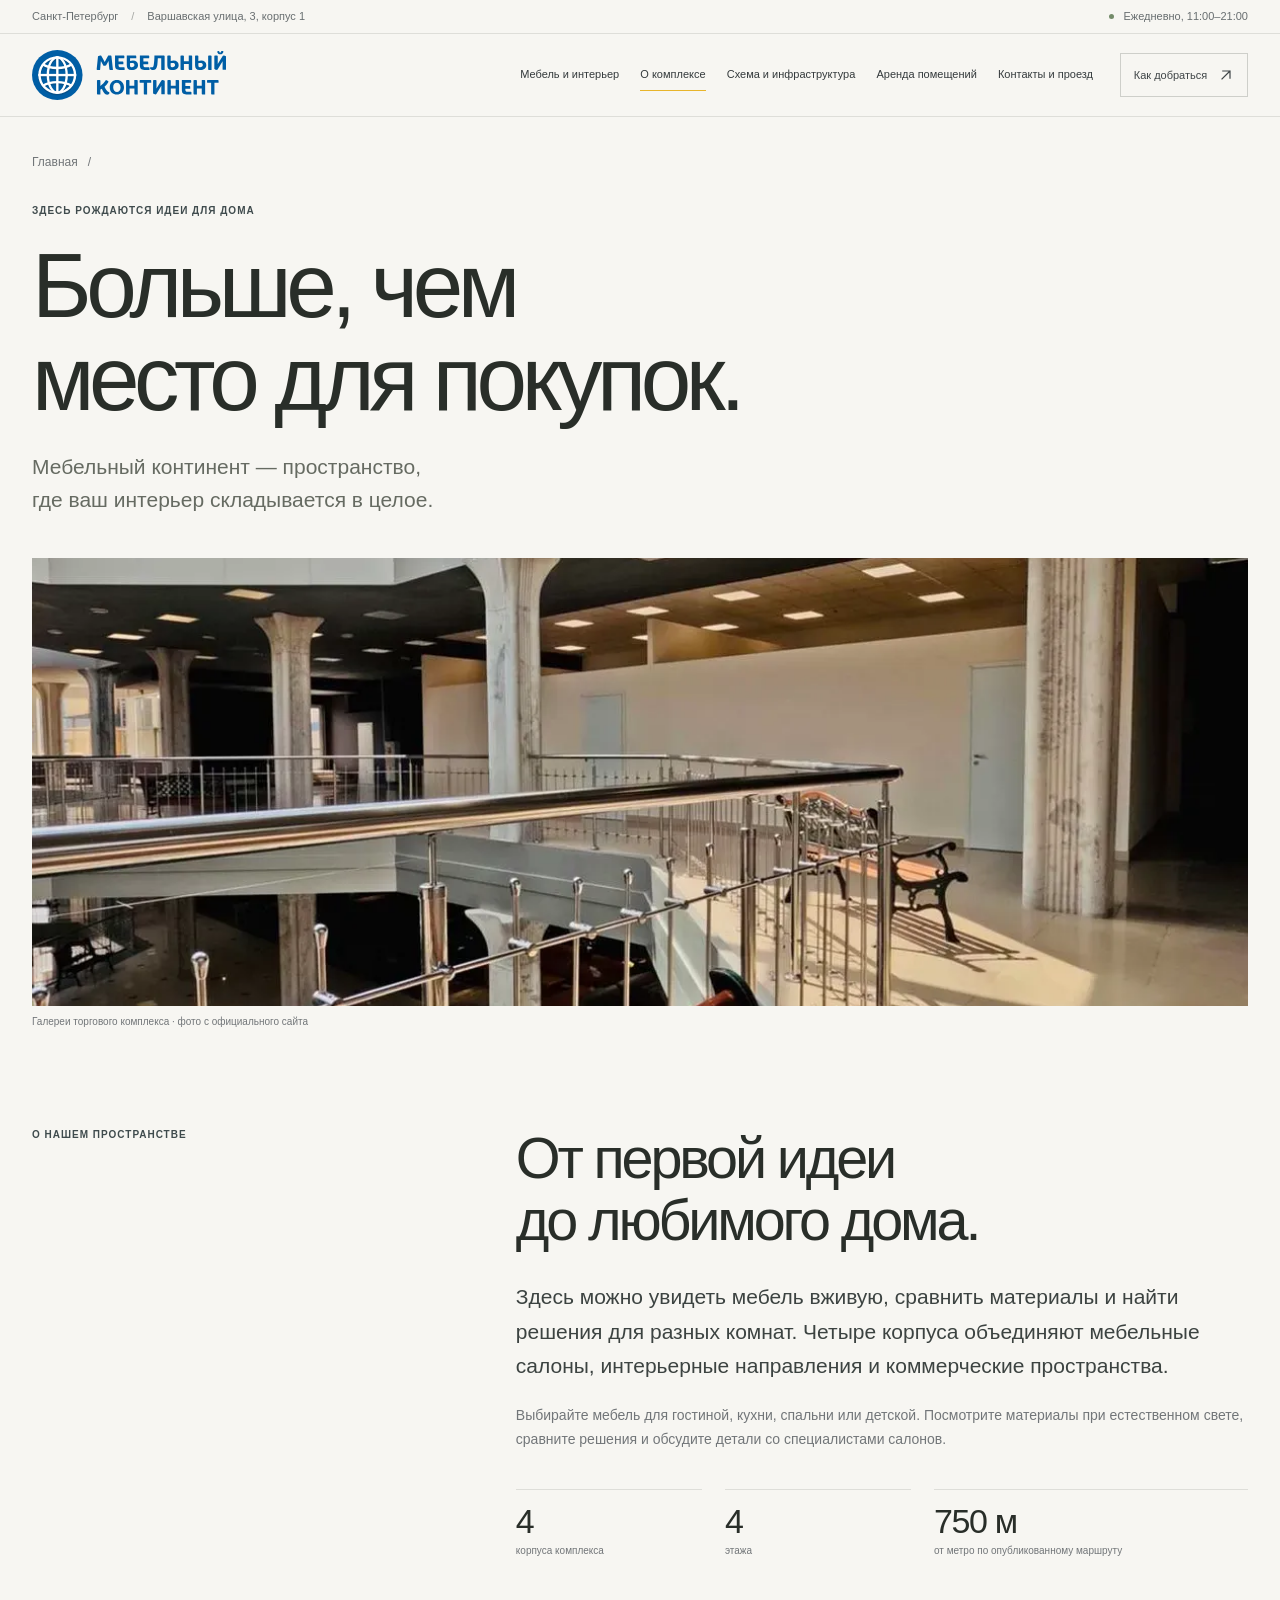
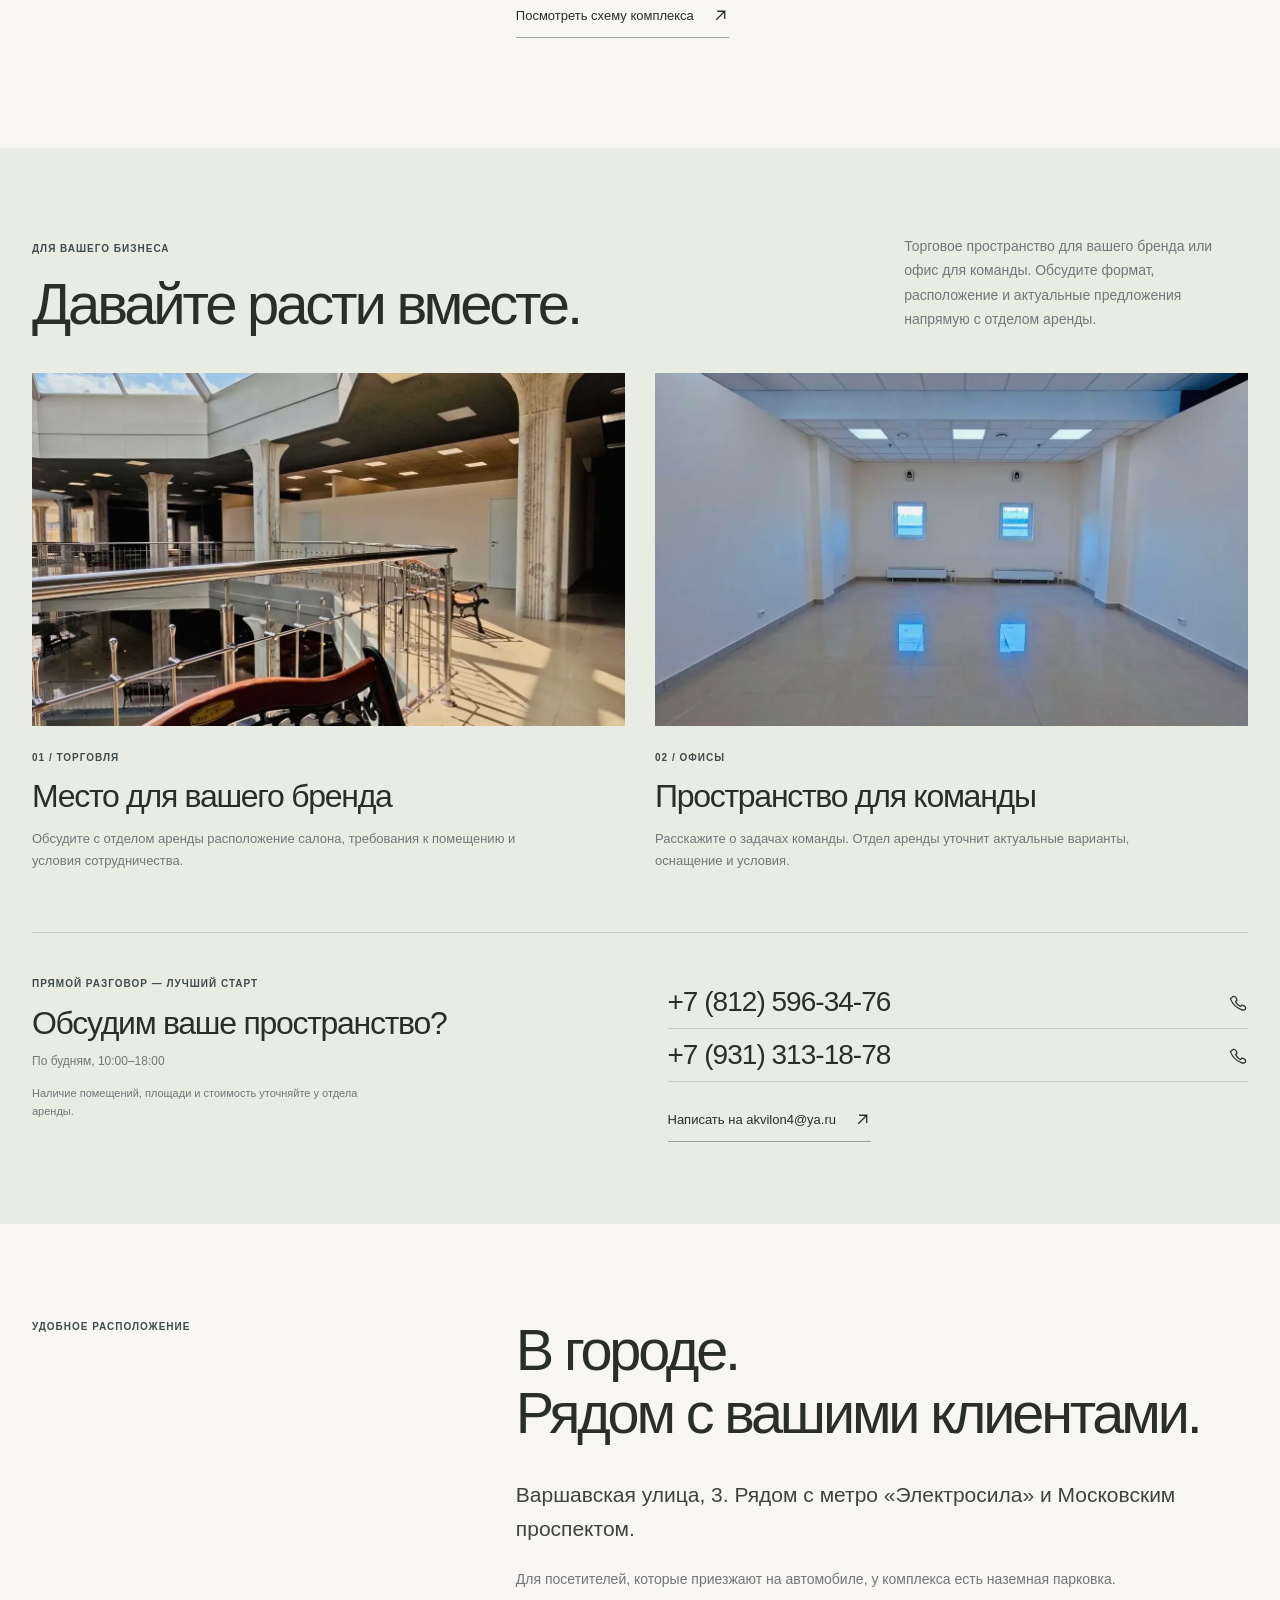
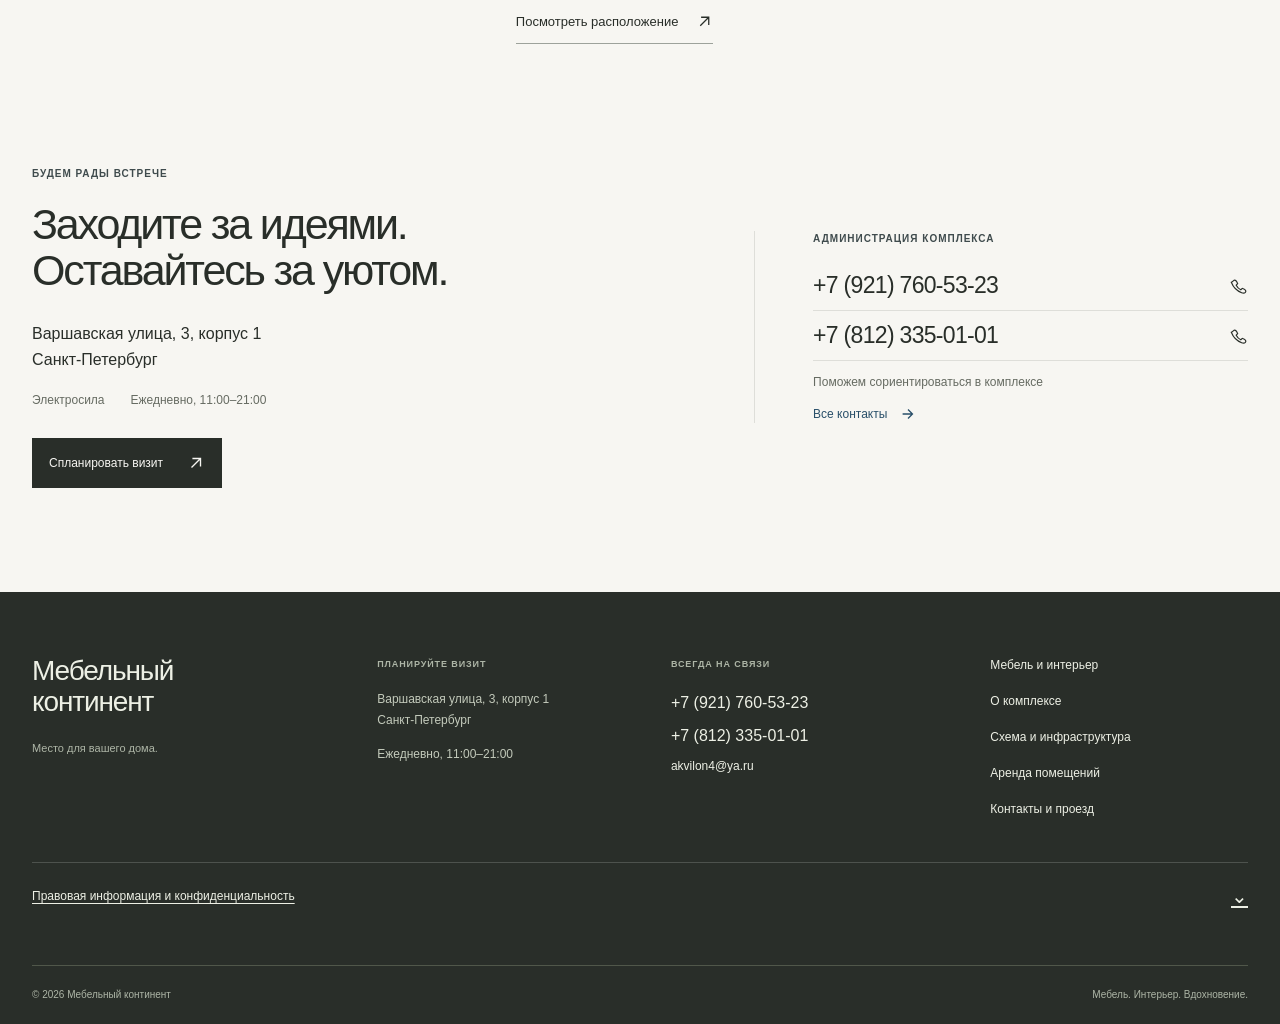
<file: about/index.html>
<!doctype html>
<html lang="ru"><head>
<meta charset="utf-8"><meta name="viewport" content="width=device-width, initial-scale=1"><meta name="theme-color" content="#f7f6f2">
<title>О комплексе и аренда — Мебельный континент</title>
<meta name="description" content="Мебельный континент — пространство для выбора мебели, идей для дома и деловых возможностей в Санкт-Петербурге.">
<link rel="stylesheet" href="../styles.css"><script src="../app.js" defer></script>
</head><body>
    <a class="skip-link" href="#main">Перейти к содержимому</a>
    <header class="site-header">
      <div class="topline">
        <div class="shell topline__inner">
          <p class="topline__address"><span>Санкт-Петербург</span><span class="topline__separator" aria-hidden="true">/</span><span>Варшавская улица, 3, корпус 1</span></p>
          <p class="topline__hours"><span class="status-dot" aria-hidden="true"></span>Ежедневно, 11:00–21:00</p>
        </div>
      </div>
      <div class="main-header">
        <div class="shell main-header__inner">
          <a class="brand" href="../" aria-label="Мебельный континент — главная">
            <img src="../assets/logo.svg" width="188" height="49" alt="Мебельный континент">
          </a>
          <nav class="desktop-nav" aria-label="Основная навигация">
            <a href="../catalog/">Мебель и интерьер</a>
            <a href="../about/" aria-current="page">О комплексе</a>
            <a href="../shops/scheme/">Схема и инфраструктура</a>
            <a href="../about/#rent">Аренда помещений</a>
            <a href="../contacts/">Контакты и проезд</a>
          </nav>
          <div class="header-actions">
            <a class="route-link" href="../contacts/#route">Как добраться
              <svg aria-hidden="true" viewBox="0 0 20 20" fill="none"><path d="M5 15 15 5M6 5h9v9" stroke="currentColor" stroke-width="1.5" stroke-linecap="square"/></svg>
            </a>
            <button class="menu-toggle" type="button" aria-expanded="false" aria-controls="site-menu" aria-label="Открыть меню">
              <span></span><span></span><span></span>
            </button>
          </div>
        </div>
      </div>
      <nav class="menu-panel" id="site-menu" aria-label="Главное меню" hidden>
        <div class="shell menu-panel__inner">
          <a href="../catalog/">Мебель и интерьер <span aria-hidden="true">↗</span></a>
          <a href="../about/">О комплексе <span aria-hidden="true">↗</span></a>
          <a href="../shops/scheme/">Схема и инфраструктура <span aria-hidden="true">↗</span></a>
          <a href="../about/#rent">Аренда помещений <span aria-hidden="true">↗</span></a>
          <a href="../contacts/">Контакты и проезд <span aria-hidden="true">↗</span></a>
        </div>
      </nav>
    </header>
<main id="main" class="about-page" tabindex="-1">
  <section class="about-hero" aria-labelledby="about-title">
    <div class="shell">
      <a class="catalog-breadcrumb" href="../">Главная <span aria-hidden="true">/</span></a>
      <p class="section-kicker about-hero__kicker">Здесь рождаются идеи для дома</p>
      <h1 id="about-title">Больше, чем<br>место для покупок.</h1>
      <p class="about-hero__lead">Мебельный континент — пространство,<br class="about-hero__desktop-break"> где ваш интерьер складывается в целое.</p>
      <figure class="about-hero__figure">
        <img src="../assets/atrium-gallery.png" alt="Интерьер галереи Мебельного континента">
        <figcaption>Галереи торгового комплекса · фото с официального сайта</figcaption>
      </figure>
    </div>
  </section>
  <section class="about-story" aria-labelledby="about-story-title">
    <div class="shell about-story__grid">
      <p class="section-kicker about-story__kicker">О нашем пространстве</p>
      <div class="about-story__content">
        <h2 id="about-story-title">От первой идеи<br>до любимого дома.</h2>
        <p class="about-story__lead">Здесь можно увидеть мебель вживую, сравнить материалы и найти решения для разных комнат. Четыре корпуса объединяют мебельные салоны, интерьерные направления и коммерческие пространства.</p>
        <p class="about-story__copy">Выбирайте мебель для гостиной, кухни, спальни или детской. Посмотрите материалы при естественном свете, сравните решения и обсудите детали со специалистами салонов.</p>
        <div class="about-facts" aria-label="Комплекс в цифрах">
          <div><strong>4</strong><span>корпуса комплекса</span></div>
          <div><strong>4</strong><span>этажа</span></div>
          <div><strong>750 м</strong><span>от метро по опубликованному маршруту</span></div>
        </div>
        <a class="about-text-link" href="../shops/scheme/#plan">Посмотреть схему комплекса <svg aria-hidden="true" viewBox="0 0 20 20" fill="none"><path d="M5 15 15 5M6 5h9v9" stroke="currentColor" stroke-width="1.5"/></svg></a>
      </div>
    </div>
  </section>
  <section class="about-rent" id="rent" aria-labelledby="about-rent-title">
    <div class="shell">
      <div class="about-rent__heading">
        <div><p class="section-kicker about-rent__kicker">Для вашего бизнеса</p><h2 id="about-rent-title">Давайте расти вместе.</h2></div>
        <p>Торговое пространство для вашего бренда или офис для команды. Обсудите формат, расположение и актуальные предложения напрямую с отделом аренды.</p>
      </div>
      <div class="about-rent__cards">
        <article class="about-rent-card">
          <img src="../assets/atrium-gallery.png" alt="Общие пространства и галереи комплекса">
          <p class="section-kicker">01 / Торговля</p>
          <h3>Место для вашего бренда</h3>
          <p>Обсудите с отделом аренды расположение салона, требования к помещению и условия сотрудничества.</p>
        </article>
        <article class="about-rent-card">
          <img src="../assets/rent-office.png" alt="Свободное офисное помещение в комплексе">
          <p class="section-kicker">02 / Офисы</p>
          <h3>Пространство для команды</h3>
          <p>Расскажите о задачах команды. Отдел аренды уточнит актуальные варианты, оснащение и условия.</p>
        </article>
      </div>
      <div class="about-rent-contact">
        <div><p class="section-kicker">Прямой разговор — лучший старт</p><h3>Обсудим ваше пространство?</h3><span>По будням, 10:00–18:00</span><p>Наличие помещений, площади и стоимость уточняйте у отдела аренды.</p></div>
        <div class="about-rent-contact__ways">
          <a href="tel:+78125963476">+7 (812) 596-34-76 <svg aria-hidden="true" viewBox="0 0 20 20" fill="none"><path d="M4 4c1.2-1.2 3 .1 3.5 1.2l1 2.2-1.6 1.7c1.1 2.2 2.9 4 5.1 5.1l1.7-1.6 2.2 1c1.1.5 2.4 2.3 1.2 3.5-1.1 1.1-3 .9-4.2.4-5.2-2-9.3-6.1-11.3-11.3C.7 5.9 2.9 5.1 4 4Z" stroke="currentColor" stroke-width="1.3" stroke-linejoin="round"/></svg></a>
          <a href="tel:+79313131878">+7 (931) 313-18-78 <svg aria-hidden="true" viewBox="0 0 20 20" fill="none"><path d="M4 4c1.2-1.2 3 .1 3.5 1.2l1 2.2-1.6 1.7c1.1 2.2 2.9 4 5.1 5.1l1.7-1.6 2.2 1c1.1.5 2.4 2.3 1.2 3.5-1.1 1.1-3 .9-4.2.4-5.2-2-9.3-6.1-11.3-11.3C.7 5.9 2.9 5.1 4 4Z" stroke="currentColor" stroke-width="1.3" stroke-linejoin="round"/></svg></a>
          <a class="about-text-link" href="mailto:akvilon4@ya.ru?subject=%D0%90%D1%80%D0%B5%D0%BD%D0%B4%D0%B0%20%D0%B2%20%D0%9C%D0%B5%D0%B1%D0%B5%D0%BB%D1%8C%D0%BD%D0%BE%D0%BC%20%D0%BA%D0%BE%D0%BD%D1%82%D0%B8%D0%BD%D0%B5%D0%BD%D1%82%D0%B5">Написать на akvilon4@ya.ru <svg aria-hidden="true" viewBox="0 0 20 20" fill="none"><path d="M5 15 15 5M6 5h9v9" stroke="currentColor" stroke-width="1.5"/></svg></a>
        </div>
      </div>
    </div>
  </section>
  <section class="about-location" aria-labelledby="about-location-title">
    <div class="shell about-location__grid">
      <p class="section-kicker about-location__kicker">Удобное расположение</p>
      <div>
        <h2 id="about-location-title">В городе.<br>Рядом с вашими клиентами.</h2>
        <p class="about-location__lead">Варшавская улица, 3. Рядом с метро «Электросила» и Московским проспектом.</p>
        <p class="about-location__copy">Для посетителей, которые приезжают на автомобиле, у комплекса есть наземная парковка.</p>
        <a class="about-text-link" href="../contacts/#route">Посмотреть расположение <svg aria-hidden="true" viewBox="0 0 20 20" fill="none"><path d="M5 15 15 5M6 5h9v9" stroke="currentColor" stroke-width="1.5"/></svg></a>
      </div>
    </div>
  </section>
  <section class="visit-final about-visit-final">
    <div class="shell visit-final__grid">
      <div class="visit-final__main">
        <p class="section-kicker visit-final__kicker">Будем рады встрече</p>
        <h2>Заходите за идеями.<br>Оставайтесь за уютом.</h2>
        <p class="visit-final__address">Варшавская улица, 3, корпус 1<br>Санкт-Петербург</p>
        <div class="visit-final__meta"><span>Электросила</span><span>Ежедневно, 11:00–21:00</span></div>
        <a class="visit-final__button" href="../contacts/#route">Спланировать визит <svg aria-hidden="true" viewBox="0 0 20 20" fill="none"><path d="M5 15 15 5M6 5h9v9" stroke="currentColor" stroke-width="1.5"/></svg></a>
      </div>
      <div class="visit-final__contact">
        <p class="section-kicker">Администрация комплекса</p>
        <a href="tel:+79217605323">+7 (921) 760-53-23 <svg aria-hidden="true" viewBox="0 0 20 20" fill="none"><path d="M4 4c1.2-1.2 3 .1 3.5 1.2l1 2.2-1.6 1.7c1.1 2.2 2.9 4 5.1 5.1l1.7-1.6 2.2 1c1.1.5 2.4 2.3 1.2 3.5-1.1 1.1-3 .9-4.2.4-5.2-2-9.3-6.1-11.3-11.3C.7 5.9 2.9 5.1 4 4Z" stroke="currentColor" stroke-width="1.3"/></svg></a>
        <a href="tel:+78123350101">+7 (812) 335-01-01 <svg aria-hidden="true" viewBox="0 0 20 20" fill="none"><path d="M4 4c1.2-1.2 3 .1 3.5 1.2l1 2.2-1.6 1.7c1.1 2.2 2.9 4 5.1 5.1l1.7-1.6 2.2 1c1.1.5 2.4 2.3 1.2 3.5-1.1 1.1-3 .9-4.2.4-5.2-2-9.3-6.1-11.3-11.3C.7 5.9 2.9 5.1 4 4Z" stroke="currentColor" stroke-width="1.3"/></svg></a>
        <span>Поможем сориентироваться в комплексе</span>
        <a class="visit-final__all-contacts" href="../contacts/">Все контакты <svg aria-hidden="true" viewBox="0 0 20 20" fill="none"><path d="M4 10h11m-5-5 5 5-5 5" stroke="currentColor" stroke-width="1.4"/></svg></a>
      </div>
    </div>
  </section>
</main>
    <footer class="site-footer">
      <div class="shell">
        <div class="site-footer__top">
          <a class="site-footer__brand" href="../">Мебельный<br>континент<span>Место для вашего дома.</span></a>
          <div>
            <p class="section-kicker">Планируйте визит</p>
            <p>Варшавская улица, 3, корпус 1<br>Санкт-Петербург</p>
            <p>Ежедневно, 11:00–21:00</p>
          </div>
          <div>
            <p class="section-kicker">Всегда на связи</p>
            <a class="site-footer__phone" href="tel:+79217605323">+7 (921) 760-53-23</a>
            <a class="site-footer__phone" href="tel:+78123350101">+7 (812) 335-01-01</a>
            <a href="mailto:akvilon4@ya.ru">akvilon4@ya.ru</a>
          </div>
          <nav class="site-footer__nav" aria-label="Навигация в подвале">
            <a href="../catalog/">Мебель и интерьер</a>
            <a href="../about/">О комплексе</a>
            <a href="../shops/scheme/">Схема и инфраструктура</a>
            <a href="../about/#rent">Аренда помещений</a>
            <a href="../contacts/">Контакты и проезд</a>
          </nav>
        </div>
        <details class="site-legal" id="legal">
          <summary>Правовая информация и конфиденциальность <span class="site-legal__arrow" aria-hidden="true">⌄</span></summary>
          <div class="site-legal__body">
            <section aria-label="Сведения о владельце сайта">
              <h2>Сведения о владельце сайта</h2>
              <p>ООО «Аквилон Сервис»</p>
              <p>ИНН 7840124974, КПП 784001001</p>
            </section>
            <section>
              <h2>Использование информации сайта</h2>
              <p>Схемы предназначены для ориентации в торговом центре. При посещении следуйте указателям и инструкциям сотрудников. Схемы сайта не заменяют планы эвакуации.</p>
            </section>
            <section>
              <h2>Персональные данные и конфиденциальность</h2>
              <p>На этой версии сайта нет регистрации и контактных форм. При переходе на внешние сайты или отправке письма действуют правила соответствующего сервиса.</p>
            </section>
            <section>
              <h2>Cookies и аналитика</h2>
              <p>При переходе на внешние сайты действуют правила их владельцев.</p>
            </section>
            <p class="site-legal__contact">По вопросам информации на сайте: <a href="mailto:akvilon.online@ya.ru">akvilon.online@ya.ru</a>.</p>
          </div>
        </details>
        <div class="site-footer__bottom"><span>© 2026 Мебельный континент</span><span>Мебель. Интерьер. Вдохновение.</span></div>
      </div>
    </footer>
</body></html>
</file>
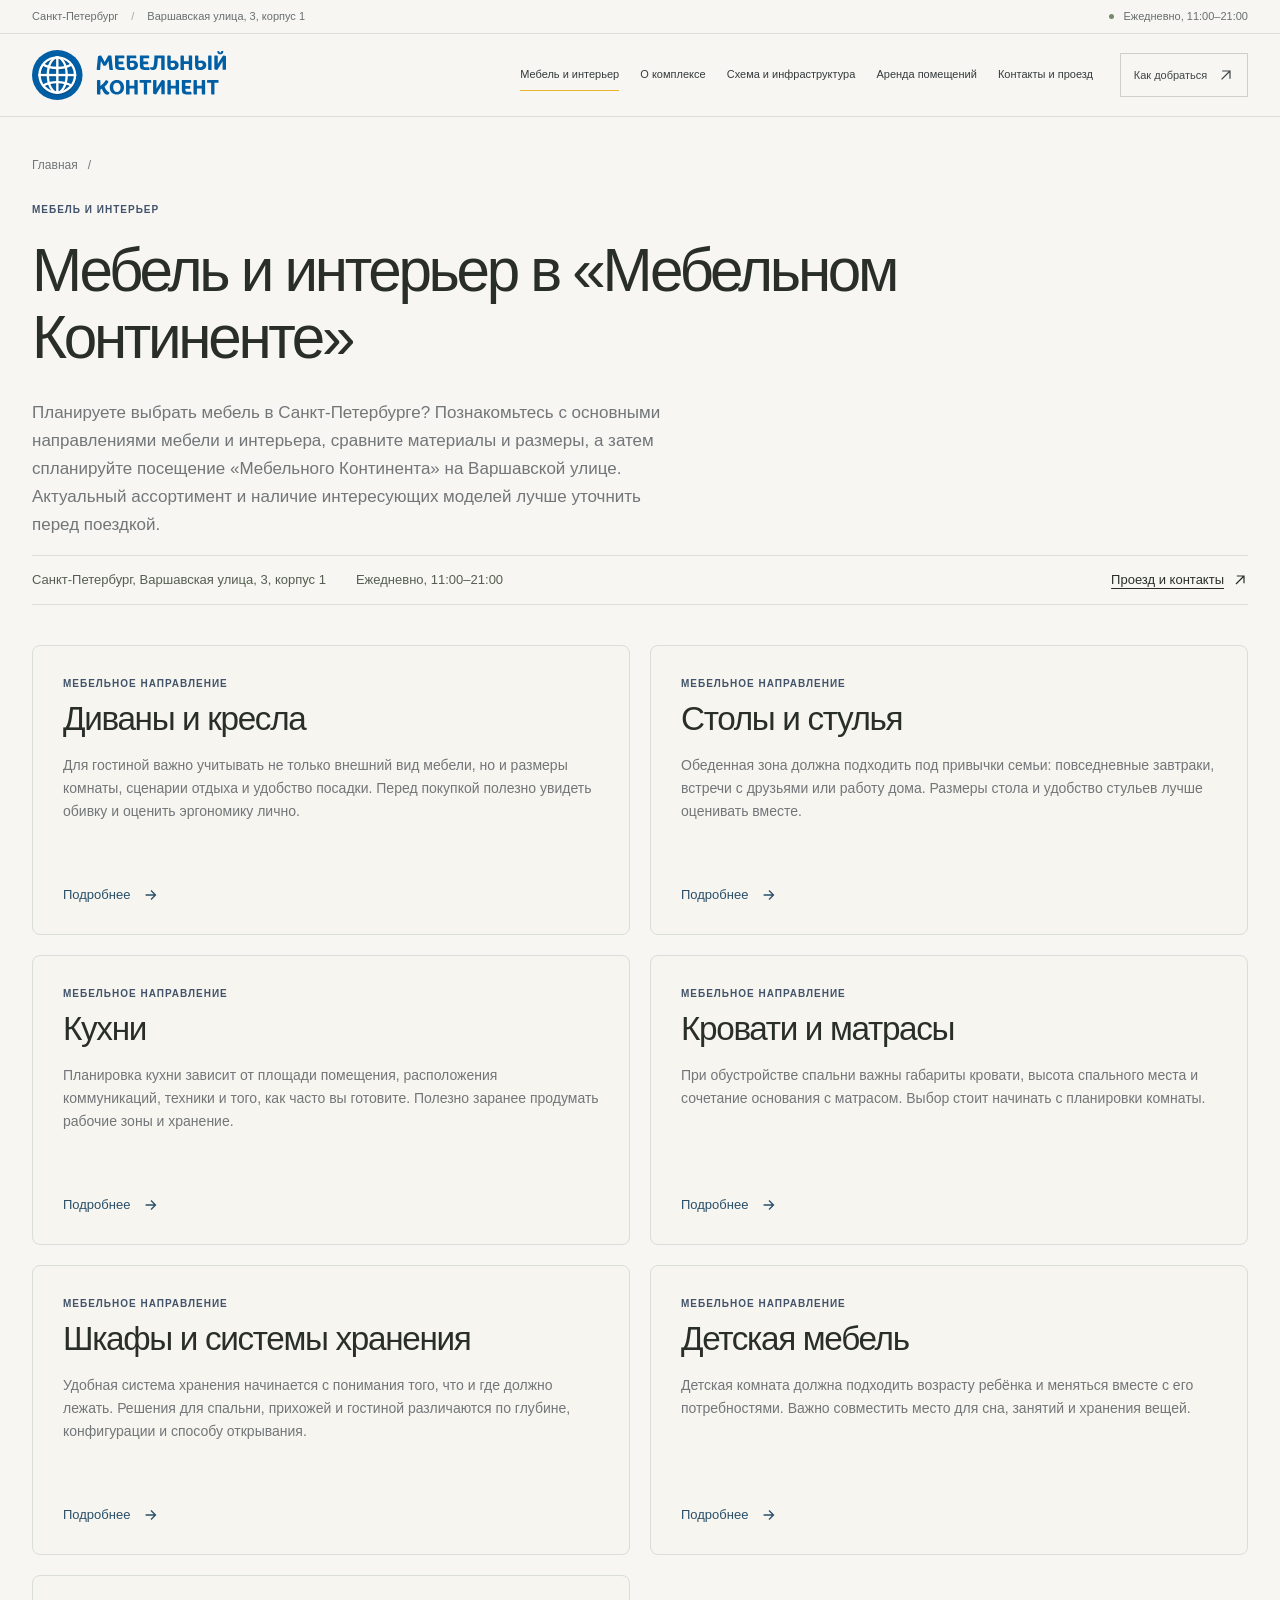
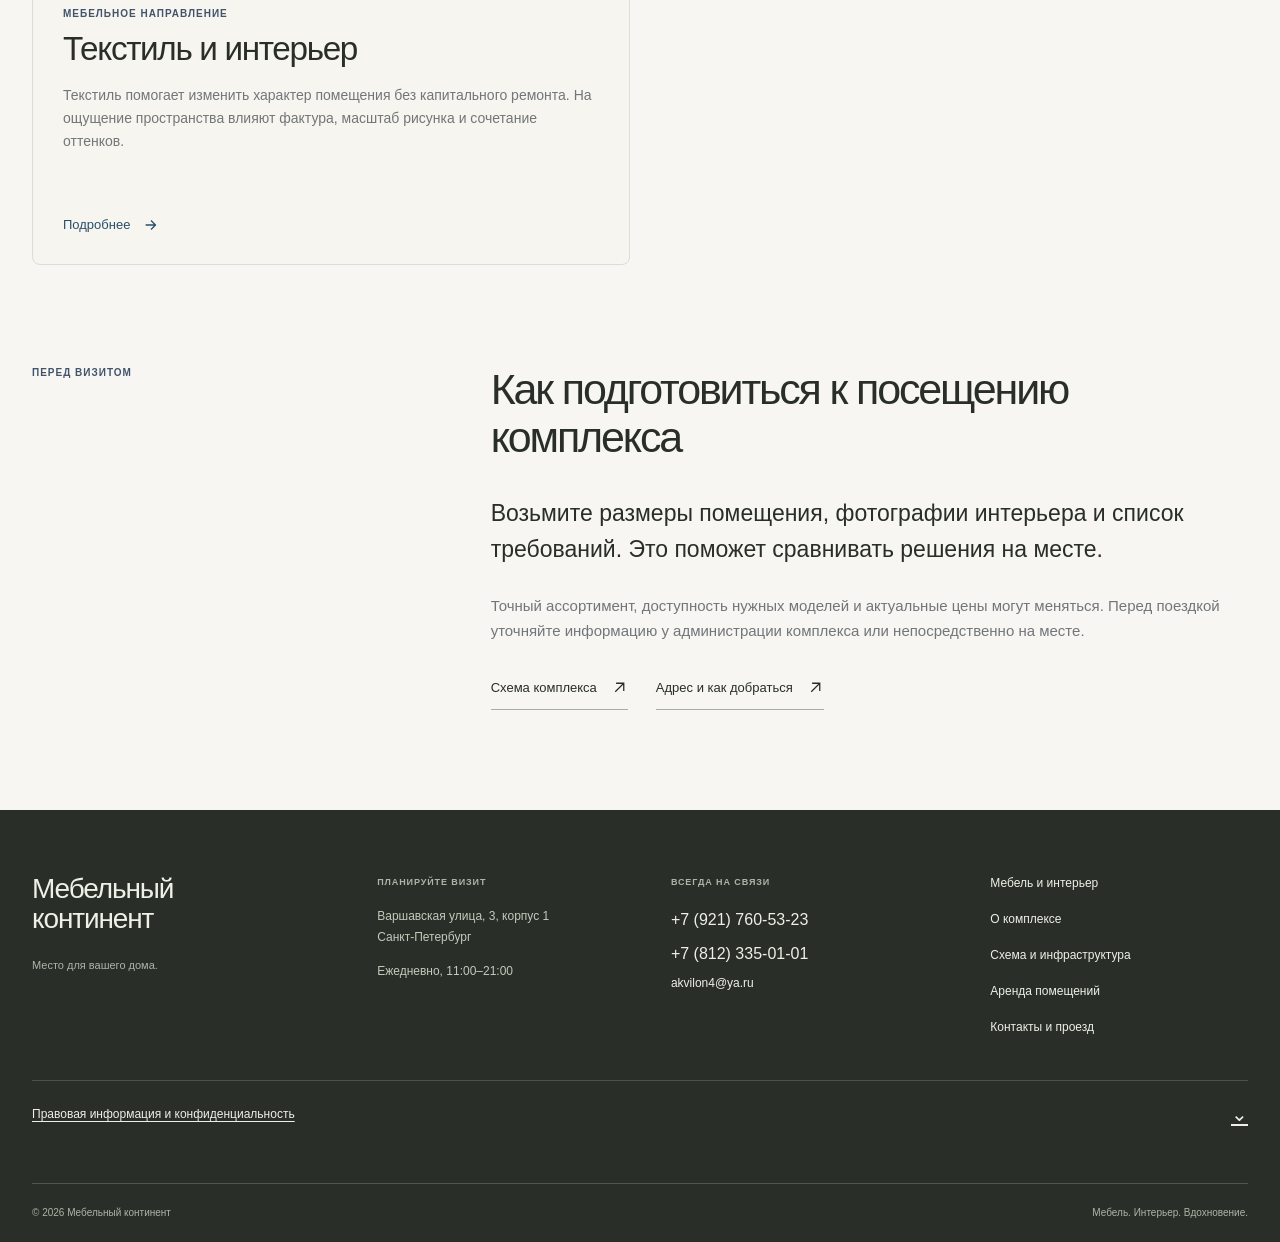
<file: catalog/index.html>
<!doctype html>
<html lang="ru">
  <head>
    <meta charset="utf-8">
    <meta name="viewport" content="width=device-width, initial-scale=1">
    <meta name="theme-color" content="#f7f6f2">
    <title>Мебель и интерьер — Мебельный континент</title>
    <meta name="description" content="Основные направления мебели и интерьера в мебельном центре на Варшавской улице в Санкт-Петербурге.">
    <link rel="stylesheet" href="../styles.css">
    <script src="../app.js" defer></script>
  </head>
  <body>
    <a class="skip-link" href="#main">Перейти к содержимому</a>
    <header class="site-header">
      <div class="topline">
        <div class="shell topline__inner">
          <p class="topline__address"><span>Санкт-Петербург</span><span class="topline__separator" aria-hidden="true">/</span><span>Варшавская улица, 3, корпус 1</span></p>
          <p class="topline__hours"><span class="status-dot" aria-hidden="true"></span>Ежедневно, 11:00–21:00</p>
        </div>
      </div>
      <div class="main-header">
        <div class="shell main-header__inner">
          <a class="brand" href="../" aria-label="Мебельный континент — главная">
            <img src="../assets/logo.svg" width="188" height="49" alt="Мебельный континент">
          </a>
          <nav class="desktop-nav" aria-label="Основная навигация">
            <a href="../catalog/" aria-current="page">Мебель и интерьер</a>
            <a href="../about/">О комплексе</a>
            <a href="../shops/scheme/">Схема и инфраструктура</a>
            <a href="../about/#rent">Аренда помещений</a>
            <a href="../contacts/">Контакты и проезд</a>
          </nav>
          <div class="header-actions">
            <a class="route-link" href="../contacts/#route">Как добраться
              <svg aria-hidden="true" viewBox="0 0 20 20" fill="none"><path d="M5 15 15 5M6 5h9v9" stroke="currentColor" stroke-width="1.5" stroke-linecap="square"/></svg>
            </a>
            <button class="menu-toggle" type="button" aria-expanded="false" aria-controls="site-menu" aria-label="Открыть меню">
              <span></span><span></span><span></span>
            </button>
          </div>
        </div>
      </div>
      <nav class="menu-panel" id="site-menu" aria-label="Главное меню" hidden>
        <div class="shell menu-panel__inner">
          <a href="../catalog/">Мебель и интерьер <span aria-hidden="true">↗</span></a>
          <a href="../about/">О комплексе <span aria-hidden="true">↗</span></a>
          <a href="../shops/scheme/">Схема и инфраструктура <span aria-hidden="true">↗</span></a>
          <a href="../about/#rent">Аренда помещений <span aria-hidden="true">↗</span></a>
          <a href="../contacts/">Контакты и проезд <span aria-hidden="true">↗</span></a>
        </div>
      </nav>
    </header>
    <main id="main" class="catalog-page" tabindex="-1">
      <section class="catalog-page-intro" aria-labelledby="catalog-title">
        <div class="shell">
          <a class="catalog-breadcrumb" href="../">Главная <span aria-hidden="true">/</span></a>
          <p class="section-kicker catalog-intro__kicker">Мебель и интерьер</p>
          <h1 id="catalog-title">Мебель и интерьер в «Мебельном Континенте»</h1>
          <p class="catalog-intro__description">Планируете выбрать мебель в Санкт-Петербурге? Познакомьтесь с основными направлениями мебели и интерьера, сравните материалы и размеры, а затем спланируйте посещение «Мебельного Континента» на Варшавской улице. Актуальный ассортимент и наличие интересующих моделей лучше уточнить перед поездкой.</p>
        </div>
      </section>
      <div class="shell catalog-visit-strip" aria-label="Информация для посещения">
        <span>Санкт-Петербург, Варшавская улица, 3, корпус 1</span>
        <span>Ежедневно, 11:00–21:00</span>
        <a href="../contacts/#route">Проезд и контакты
          <svg aria-hidden="true" viewBox="0 0 20 20" fill="none"><path d="M5 15 15 5M6 5h9v9" stroke="currentColor" stroke-width="1.5"/></svg>
        </a>
      </div>
      <section class="catalog-list-section" aria-label="Направления мебели и интерьера">
        <div class="shell catalog-category-grid">
          <a class="catalog-category-card" href="../catalog/divani_i_kresla/">
            <span class="catalog-category-card__eyebrow">Мебельное направление</span>
            <h2>Диваны и кресла</h2>
            <p>Для гостиной важно учитывать не только внешний вид мебели, но и размеры комнаты, сценарии отдыха и удобство посадки. Перед покупкой полезно увидеть обивку и оценить эргономику лично.</p>
            <span class="catalog-category-card__link">Подробнее <svg aria-hidden="true" viewBox="0 0 20 20" fill="none"><path d="M4 10h11m-5-5 5 5-5 5" stroke="currentColor" stroke-width="1.4"/></svg></span>
          </a>
          <a class="catalog-category-card" href="../catalog/stoli_i_stoliki/">
            <span class="catalog-category-card__eyebrow">Мебельное направление</span>
            <h2>Столы и стулья</h2>
            <p>Обеденная зона должна подходить под привычки семьи: повседневные завтраки, встречи с друзьями или работу дома. Размеры стола и удобство стульев лучше оценивать вместе.</p>
            <span class="catalog-category-card__link">Подробнее <svg aria-hidden="true" viewBox="0 0 20 20" fill="none"><path d="M4 10h11m-5-5 5 5-5 5" stroke="currentColor" stroke-width="1.4"/></svg></span>
          </a>
          <a class="catalog-category-card" href="../catalog/kuhonnie_garnituri/">
            <span class="catalog-category-card__eyebrow">Мебельное направление</span>
            <h2>Кухни</h2>
            <p>Планировка кухни зависит от площади помещения, расположения коммуникаций, техники и того, как часто вы готовите. Полезно заранее продумать рабочие зоны и хранение.</p>
            <span class="catalog-category-card__link">Подробнее <svg aria-hidden="true" viewBox="0 0 20 20" fill="none"><path d="M4 10h11m-5-5 5 5-5 5" stroke="currentColor" stroke-width="1.4"/></svg></span>
          </a>
          <a class="catalog-category-card" href="../catalog/krovati_i_matrasi/">
            <span class="catalog-category-card__eyebrow">Мебельное направление</span>
            <h2>Кровати и матрасы</h2>
            <p>При обустройстве спальни важны габариты кровати, высота спального места и сочетание основания с матрасом. Выбор стоит начинать с планировки комнаты.</p>
            <span class="catalog-category-card__link">Подробнее <svg aria-hidden="true" viewBox="0 0 20 20" fill="none"><path d="M4 10h11m-5-5 5 5-5 5" stroke="currentColor" stroke-width="1.4"/></svg></span>
          </a>
          <a class="catalog-category-card" href="../catalog/hranenie_i_porjadok/">
            <span class="catalog-category-card__eyebrow">Мебельное направление</span>
            <h2>Шкафы и системы хранения</h2>
            <p>Удобная система хранения начинается с понимания того, что и где должно лежать. Решения для спальни, прихожей и гостиной различаются по глубине, конфигурации и способу открывания.</p>
            <span class="catalog-category-card__link">Подробнее <svg aria-hidden="true" viewBox="0 0 20 20" fill="none"><path d="M4 10h11m-5-5 5 5-5 5" stroke="currentColor" stroke-width="1.4"/></svg></span>
          </a>
          <a class="catalog-category-card" href="../catalog/detskie/">
            <span class="catalog-category-card__eyebrow">Мебельное направление</span>
            <h2>Детская мебель</h2>
            <p>Детская комната должна подходить возрасту ребёнка и меняться вместе с его потребностями. Важно совместить место для сна, занятий и хранения вещей.</p>
            <span class="catalog-category-card__link">Подробнее <svg aria-hidden="true" viewBox="0 0 20 20" fill="none"><path d="M4 10h11m-5-5 5 5-5 5" stroke="currentColor" stroke-width="1.4"/></svg></span>
          </a>
          <a class="catalog-category-card" href="../catalog/tekstil/">
            <span class="catalog-category-card__eyebrow">Мебельное направление</span>
            <h2>Текстиль и интерьер</h2>
            <p>Текстиль помогает изменить характер помещения без капитального ремонта. На ощущение пространства влияют фактура, масштаб рисунка и сочетание оттенков.</p>
            <span class="catalog-category-card__link">Подробнее <svg aria-hidden="true" viewBox="0 0 20 20" fill="none"><path d="M4 10h11m-5-5 5 5-5 5" stroke="currentColor" stroke-width="1.4"/></svg></span>
          </a>
        </div>
      </section>
      <section class="catalog-help" aria-labelledby="catalog-help-title">
        <div class="shell catalog-help__grid">
          <p class="section-kicker catalog-help__kicker">Перед визитом</p>
          <div class="catalog-help__content">
            <h2 id="catalog-help-title">Как подготовиться к посещению комплекса</h2>
            <p class="catalog-help__lead">Возьмите размеры помещения, фотографии интерьера и список требований. Это поможет сравнивать решения на месте.</p>
            <p>Точный ассортимент, доступность нужных моделей и актуальные цены могут меняться. Перед поездкой уточняйте информацию у администрации комплекса или непосредственно на месте.</p>
            <div class="catalog-help__links">
              <a href="../shops/scheme/#plan">Схема комплекса <svg aria-hidden="true" viewBox="0 0 20 20" fill="none"><path d="M5 15 15 5M6 5h9v9" stroke="currentColor" stroke-width="1.5"/></svg></a>
              <a href="../contacts/#route">Адрес и как добраться <svg aria-hidden="true" viewBox="0 0 20 20" fill="none"><path d="M5 15 15 5M6 5h9v9" stroke="currentColor" stroke-width="1.5"/></svg></a>
            </div>
          </div>
        </div>
      </section>
    </main>
    <footer class="site-footer">
      <div class="shell">
        <div class="site-footer__top">
          <a class="site-footer__brand" href="../">Мебельный<br>континент<span>Место для вашего дома.</span></a>
          <div>
            <p class="section-kicker">Планируйте визит</p>
            <p>Варшавская улица, 3, корпус 1<br>Санкт-Петербург</p>
            <p>Ежедневно, 11:00–21:00</p>
          </div>
          <div>
            <p class="section-kicker">Всегда на связи</p>
            <a class="site-footer__phone" href="tel:+79217605323">+7 (921) 760-53-23</a>
            <a class="site-footer__phone" href="tel:+78123350101">+7 (812) 335-01-01</a>
            <a href="mailto:akvilon4@ya.ru">akvilon4@ya.ru</a>
          </div>
          <nav class="site-footer__nav" aria-label="Навигация в подвале">
            <a href="../catalog/">Мебель и интерьер</a>
            <a href="../about/">О комплексе</a>
            <a href="../shops/scheme/">Схема и инфраструктура</a>
            <a href="../about/#rent">Аренда помещений</a>
            <a href="../contacts/">Контакты и проезд</a>
          </nav>
        </div>
        <details class="site-legal" id="legal">
          <summary>Правовая информация и конфиденциальность <span class="site-legal__arrow" aria-hidden="true">⌄</span></summary>
          <div class="site-legal__body">
            <section aria-label="Сведения о владельце сайта">
              <h2>Сведения о владельце сайта</h2>
              <p>ООО «Аквилон Сервис»</p>
              <p>ИНН 7840124974, КПП 784001001</p>
            </section>
            <section>
              <h2>Использование информации сайта</h2>
              <p>Схемы предназначены для ориентации в торговом центре. При посещении следуйте указателям и инструкциям сотрудников. Схемы сайта не заменяют планы эвакуации.</p>
            </section>
            <section>
              <h2>Персональные данные и конфиденциальность</h2>
              <p>На этой версии сайта нет регистрации и контактных форм. При переходе на внешние сайты или отправке письма действуют правила соответствующего сервиса.</p>
            </section>
            <section>
              <h2>Cookies и аналитика</h2>
              <p>При переходе на внешние сайты действуют правила их владельцев.</p>
            </section>
            <p class="site-legal__contact">По вопросам информации на сайте: <a href="mailto:akvilon.online@ya.ru">akvilon.online@ya.ru</a>.</p>
          </div>
        </details>
        <div class="site-footer__bottom"><span>© 2026 Мебельный континент</span><span>Мебель. Интерьер. Вдохновение.</span></div>
      </div>
    </footer>
  </body>
</html>
</file>
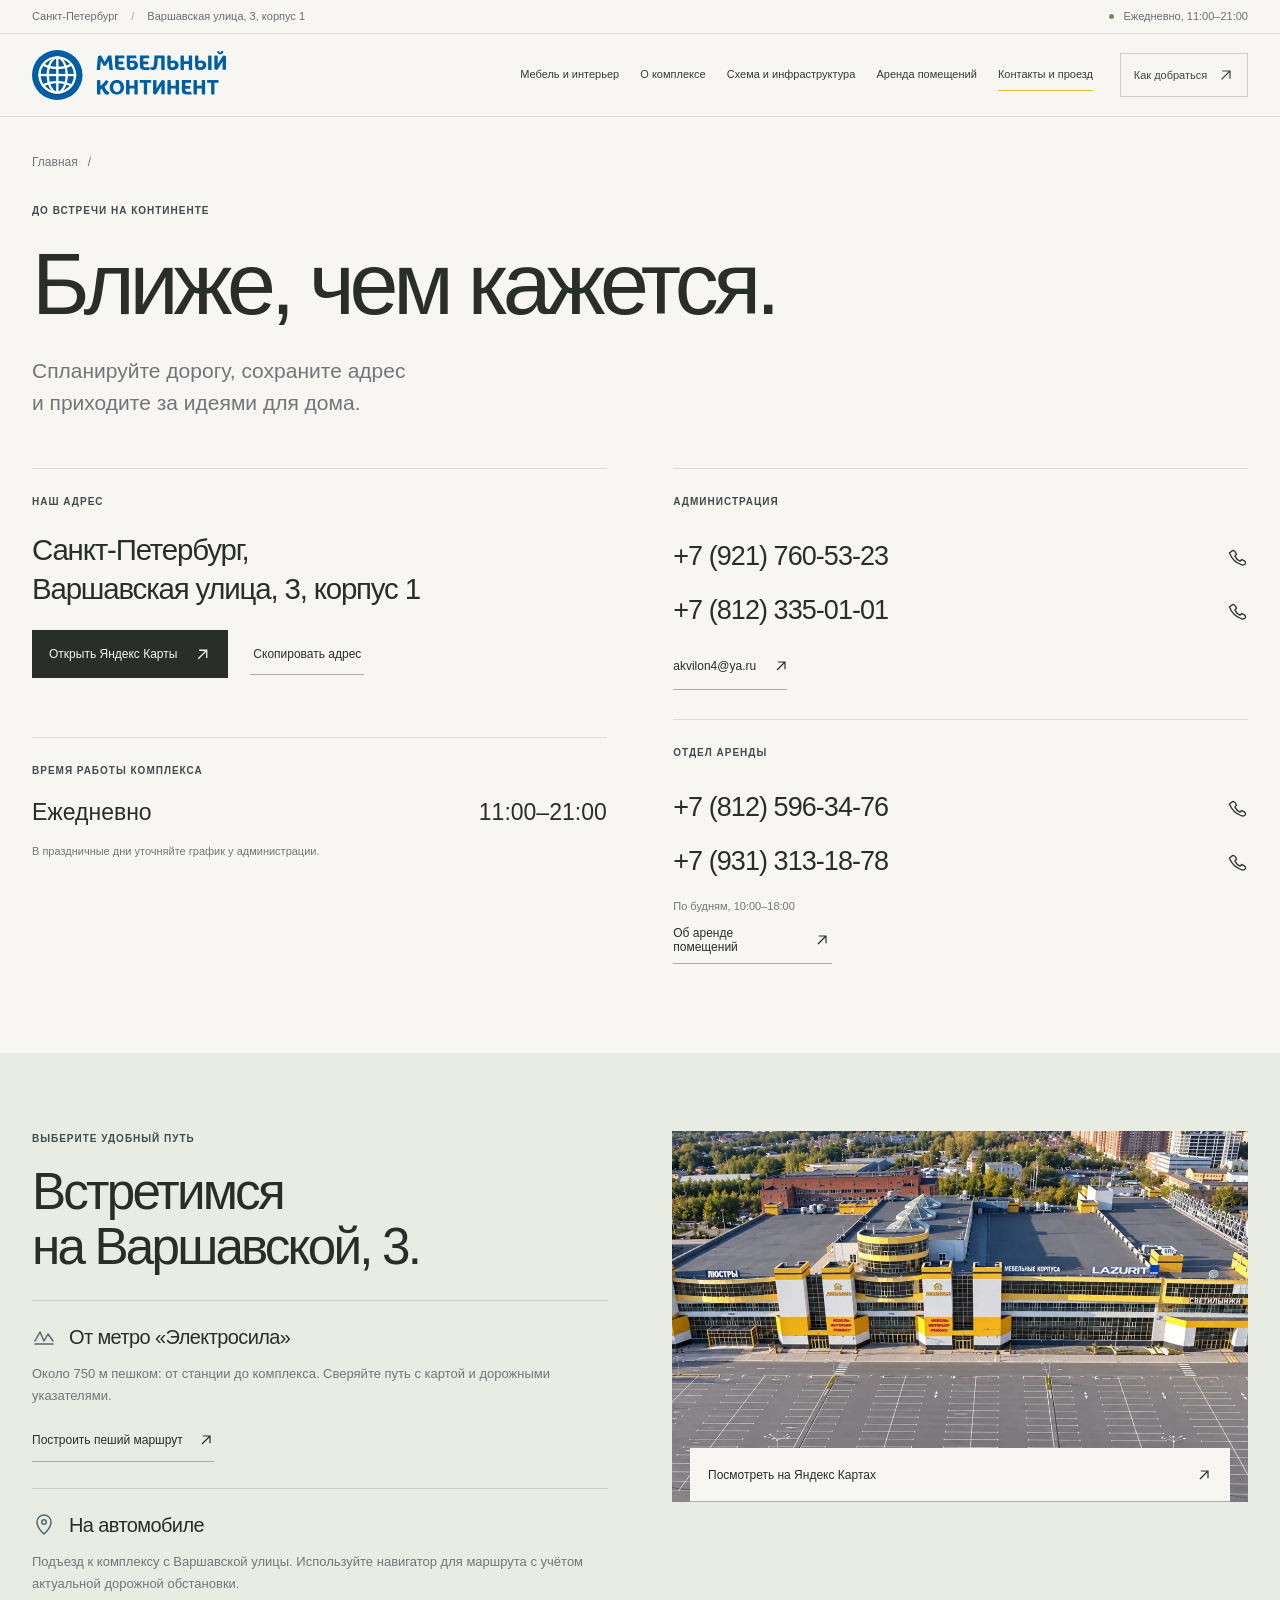
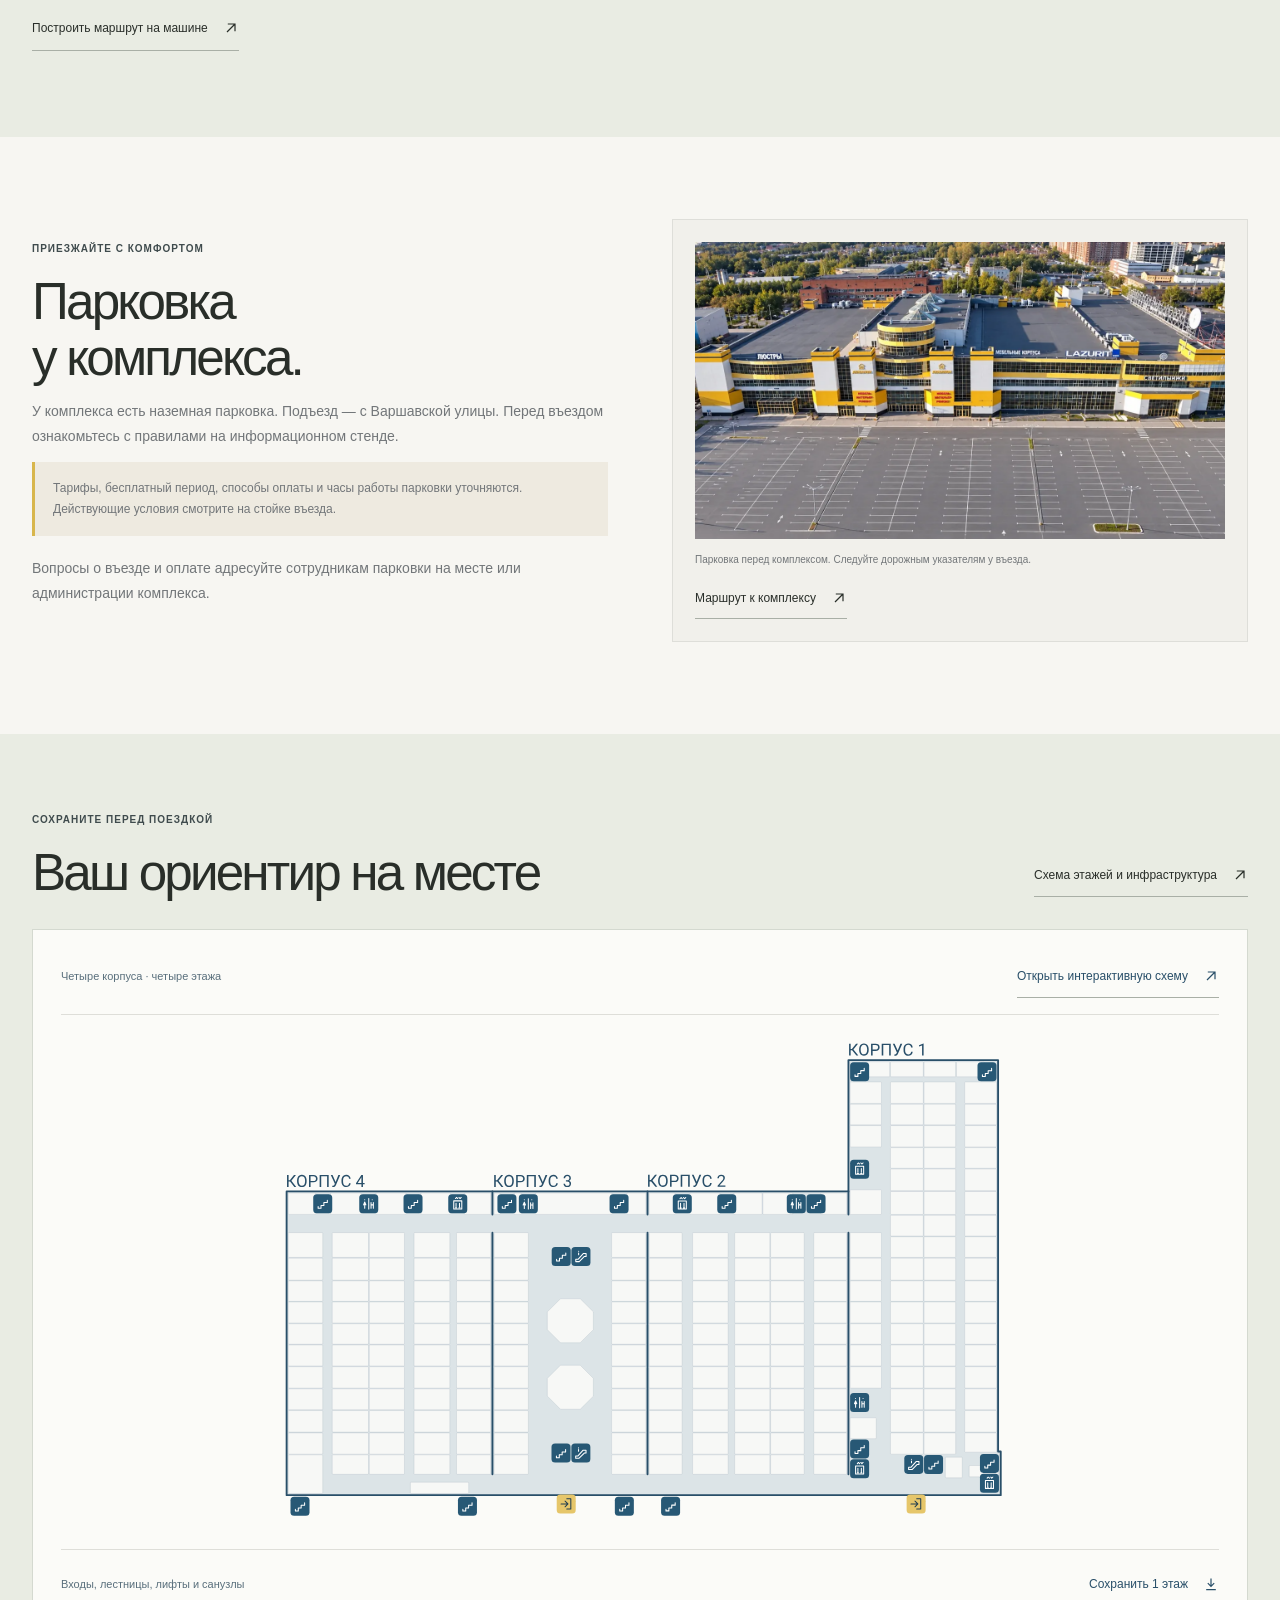
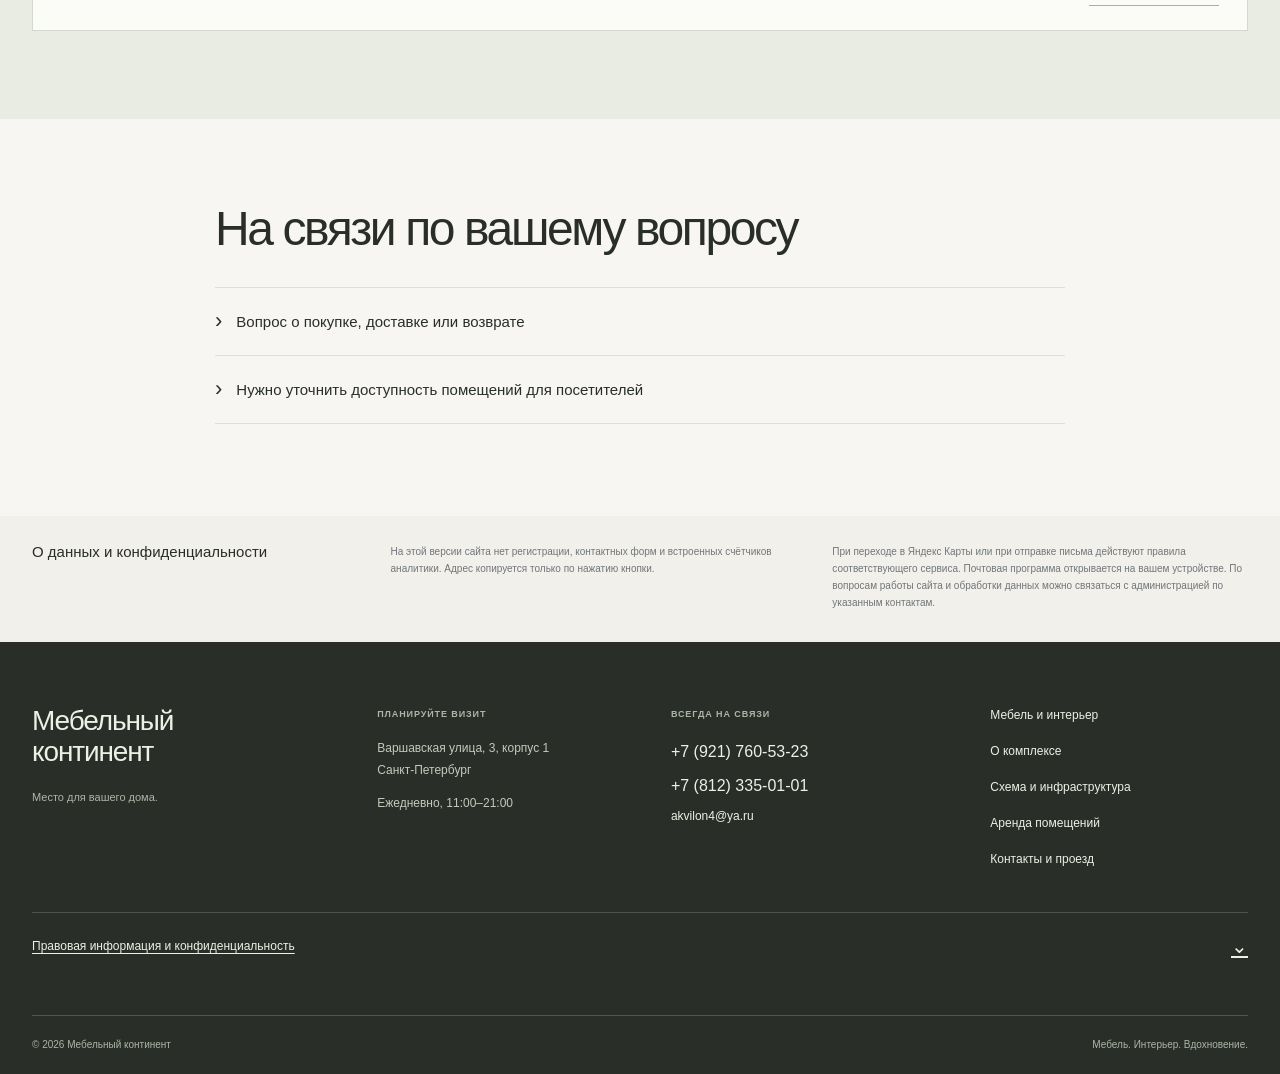
<file: contacts/index.html>
<!doctype html>
<html lang="ru"><head>
<meta charset="utf-8"><meta name="viewport" content="width=device-width, initial-scale=1"><meta name="theme-color" content="#f7f6f2">
<title>Контакты и проезд — Мебельный континент, Варшавская, 3</title>
<meta name="description" content="Адрес, часы работы, контакты администрации и отдела аренды. Как добраться до мебельного центра на Варшавской улице, 3.">
<link rel="stylesheet" href="../styles.css"><script src="../app.js" defer></script>
</head><body>
    <a class="skip-link" href="#main">Перейти к содержимому</a>
    <header class="site-header">
      <div class="topline">
        <div class="shell topline__inner">
          <p class="topline__address"><span>Санкт-Петербург</span><span class="topline__separator" aria-hidden="true">/</span><span>Варшавская улица, 3, корпус 1</span></p>
          <p class="topline__hours"><span class="status-dot" aria-hidden="true"></span>Ежедневно, 11:00–21:00</p>
        </div>
      </div>
      <div class="main-header">
        <div class="shell main-header__inner">
          <a class="brand" href="../" aria-label="Мебельный континент — главная">
            <img src="../assets/logo.svg" width="188" height="49" alt="Мебельный континент">
          </a>
          <nav class="desktop-nav" aria-label="Основная навигация">
            <a href="../catalog/">Мебель и интерьер</a>
            <a href="../about/">О комплексе</a>
            <a href="../shops/scheme/">Схема и инфраструктура</a>
            <a href="../about/#rent">Аренда помещений</a>
            <a href="../contacts/" aria-current="page">Контакты и проезд</a>
          </nav>
          <div class="header-actions">
            <a class="route-link" href="../contacts/#route">Как добраться
              <svg aria-hidden="true" viewBox="0 0 20 20" fill="none"><path d="M5 15 15 5M6 5h9v9" stroke="currentColor" stroke-width="1.5" stroke-linecap="square"/></svg>
            </a>
            <button class="menu-toggle" type="button" aria-expanded="false" aria-controls="site-menu" aria-label="Открыть меню">
              <span></span><span></span><span></span>
            </button>
          </div>
        </div>
      </div>
      <nav class="menu-panel" id="site-menu" aria-label="Главное меню" hidden>
        <div class="shell menu-panel__inner">
          <a href="../catalog/">Мебель и интерьер <span aria-hidden="true">↗</span></a>
          <a href="../about/">О комплексе <span aria-hidden="true">↗</span></a>
          <a href="../shops/scheme/">Схема и инфраструктура <span aria-hidden="true">↗</span></a>
          <a href="../about/#rent">Аренда помещений <span aria-hidden="true">↗</span></a>
          <a href="../contacts/">Контакты и проезд <span aria-hidden="true">↗</span></a>
        </div>
      </nav>
    </header>
<main id="main" class="contacts-page" tabindex="-1">
  <section class="contacts-hero" aria-labelledby="contacts-title"><div class="shell">
    <a class="catalog-breadcrumb" href="../">Главная <span aria-hidden="true">/</span></a>
    <p class="section-kicker contacts-hero__kicker">До встречи на континенте</p>
    <h1 id="contacts-title">Ближе, чем кажется.</h1>
    <p class="contacts-hero__lead">Спланируйте дорогу, сохраните адрес<br class="contacts-hero__desktop-break"> и приходите за идеями для дома.</p>
  </div></section>
  <section class="shell contacts-overview" aria-label="Контакты комплекса">
    <div class="contacts-overview__left">
      <section class="contacts-info-block contacts-address" aria-labelledby="contacts-address-title">
        <p class="section-kicker">Наш адрес</p>
        <h2 id="contacts-address-title">Санкт-Петербург,<br>Варшавская улица, 3, корпус 1</h2>
        <div class="contacts-action-row">
          <a class="contacts-primary-link" href="https://yandex.ru/maps/?text=%D0%9C%D0%B5%D0%B1%D0%B5%D0%BB%D1%8C%D0%BD%D1%8B%D0%B9%20%D0%BA%D0%BE%D0%BD%D1%82%D0%B8%D0%BD%D0%B5%D0%BD%D1%82%20%D0%A1%D0%B0%D0%BD%D0%BA%D1%82-%D0%9F%D0%B5%D1%82%D0%B5%D1%80%D0%B1%D1%83%D1%80%D0%B3%20%D0%92%D0%B0%D1%80%D1%88%D0%B0%D0%B2%D1%81%D0%BA%D0%B0%D1%8F%203" target="_blank" rel="noopener noreferrer">Открыть Яндекс Карты <svg aria-hidden="true" viewBox="0 0 20 20" fill="none"><path d="M5 15 15 5M6 5h9v9" stroke="currentColor" stroke-width="1.5"/></svg></a>
          <button class="contacts-copy-button" id="copy-address" type="button">Скопировать адрес</button>
          <span class="contacts-copy-status" id="copy-address-status" aria-live="polite"></span>
        </div>
      </section>
      <section class="contacts-info-block contacts-hours" aria-labelledby="contacts-hours-title">
        <p class="section-kicker">Время работы комплекса</p>
        <h2 id="contacts-hours-title"><span>Ежедневно</span><span>11:00–21:00</span></h2>
        <p>В праздничные дни уточняйте график у администрации.</p>
      </section>
    </div>
    <div class="contacts-overview__right">
      <section class="contacts-info-block contacts-people" aria-labelledby="contacts-admin-title">
        <p class="section-kicker" id="contacts-admin-title">Администрация</p>
        <a href="tel:+79217605323">+7 (921) 760-53-23 <svg aria-hidden="true" viewBox="0 0 20 20" fill="none"><path d="M4 4c1.2-1.2 3 .1 3.5 1.2l1 2.2-1.6 1.7c1.1 2.2 2.9 4 5.1 5.1l1.7-1.6 2.2 1c1.1.5 2.4 2.3 1.2 3.5-1.1 1.1-3 .9-4.2.4-5.2-2-9.3-6.1-11.3-11.3C.7 5.9 2.9 5.1 4 4Z" stroke="currentColor" stroke-width="1.3"/></svg></a>
        <a href="tel:+78123350101">+7 (812) 335-01-01 <svg aria-hidden="true" viewBox="0 0 20 20" fill="none"><path d="M4 4c1.2-1.2 3 .1 3.5 1.2l1 2.2-1.6 1.7c1.1 2.2 2.9 4 5.1 5.1l1.7-1.6 2.2 1c1.1.5 2.4 2.3 1.2 3.5-1.1 1.1-3 .9-4.2.4-5.2-2-9.3-6.1-11.3-11.3C.7 5.9 2.9 5.1 4 4Z" stroke="currentColor" stroke-width="1.3"/></svg></a>
        <a class="contacts-email" href="mailto:akvilon4@ya.ru">akvilon4@ya.ru <svg aria-hidden="true" viewBox="0 0 20 20" fill="none"><path d="M5 15 15 5M6 5h9v9" stroke="currentColor" stroke-width="1.5"/></svg></a>
      </section>
      <section class="contacts-info-block contacts-people contacts-rent" aria-labelledby="contacts-rent-title">
        <p class="section-kicker" id="contacts-rent-title">Отдел аренды</p>
        <a href="tel:+78125963476">+7 (812) 596-34-76 <svg aria-hidden="true" viewBox="0 0 20 20" fill="none"><path d="M4 4c1.2-1.2 3 .1 3.5 1.2l1 2.2-1.6 1.7c1.1 2.2 2.9 4 5.1 5.1l1.7-1.6 2.2 1c1.1.5 2.4 2.3 1.2 3.5-1.1 1.1-3 .9-4.2.4-5.2-2-9.3-6.1-11.3-11.3C.7 5.9 2.9 5.1 4 4Z" stroke="currentColor" stroke-width="1.3"/></svg></a>
        <a href="tel:+79313131878">+7 (931) 313-18-78 <svg aria-hidden="true" viewBox="0 0 20 20" fill="none"><path d="M4 4c1.2-1.2 3 .1 3.5 1.2l1 2.2-1.6 1.7c1.1 2.2 2.9 4 5.1 5.1l1.7-1.6 2.2 1c1.1.5 2.4 2.3 1.2 3.5-1.1 1.1-3 .9-4.2.4-5.2-2-9.3-6.1-11.3-11.3C.7 5.9 2.9 5.1 4 4Z" stroke="currentColor" stroke-width="1.3"/></svg></a>
        <span>По будням, 10:00–18:00</span>
        <a class="contacts-email" href="../about/#rent">Об аренде помещений <svg aria-hidden="true" viewBox="0 0 20 20" fill="none"><path d="M5 15 15 5M6 5h9v9" stroke="currentColor" stroke-width="1.5"/></svg></a>
      </section>
    </div>
  </section>
  <section class="contacts-route-section" id="route" aria-labelledby="contacts-route-title">
    <div class="shell contacts-route-grid">
      <div class="contacts-route-copy">
        <p class="section-kicker">Выберите удобный путь</p>
        <h2 id="contacts-route-title">Встретимся<br>на Варшавской, 3.</h2>
        <article class="contacts-route-option">
          <h3><svg aria-hidden="true" viewBox="0 0 24 24" fill="none"><path d="M3 16 8 7l4 9 4-7 5 7M3 19h18" stroke="currentColor" stroke-width="1.5" stroke-linecap="round" stroke-linejoin="round"/></svg>От метро «Электросила»</h3>
          <p>Около 750 м пешком: от станции до комплекса. Сверяйте путь с картой и дорожными указателями.</p>
          <a href="https://yandex.ru/maps/?rtext=%D0%AD%D0%BB%D0%B5%D0%BA%D1%82%D1%80%D0%BE%D1%81%D0%B8%D0%BB%D0%B0%20%D0%A1%D0%B0%D0%BD%D0%BA%D1%82-%D0%9F%D0%B5%D1%82%D0%B5%D1%80%D0%B1%D1%83%D1%80%D0%B3~59.880729,30.312387&rtt=pd" target="_blank" rel="noopener noreferrer">Построить пеший маршрут <svg aria-hidden="true" viewBox="0 0 20 20" fill="none"><path d="M5 15 15 5M6 5h9v9" stroke="currentColor" stroke-width="1.5"/></svg></a>
        </article>
        <article class="contacts-route-option">
          <h3><svg aria-hidden="true" viewBox="0 0 24 24" fill="none"><path d="M12 21s7-6.4 7-12a7 7 0 1 0-14 0c0 5.6 7 12 7 12Z" stroke="currentColor" stroke-width="1.5"/><circle cx="12" cy="9" r="2.3" stroke="currentColor" stroke-width="1.5"/></svg>На автомобиле</h3>
          <p>Подъезд к комплексу с Варшавской улицы. Используйте навигатор для маршрута с учётом актуальной дорожной обстановки.</p>
          <a href="https://yandex.ru/maps/?rtext=~59.880729,30.312387&rtt=auto" target="_blank" rel="noopener noreferrer">Построить маршрут на машине <svg aria-hidden="true" viewBox="0 0 20 20" fill="none"><path d="M5 15 15 5M6 5h9v9" stroke="currentColor" stroke-width="1.5"/></svg></a>
        </article>
      </div>
      <figure class="contacts-route-photo">
        <img src="../assets/mall-hero.png" alt="Комплекс «Мебельный континент» и парковка перед фасадом" loading="lazy">
        <a href="https://yandex.ru/maps/?text=%D0%9C%D0%B5%D0%B1%D0%B5%D0%BB%D1%8C%D0%BD%D1%8B%D0%B9%20%D0%BA%D0%BE%D0%BD%D1%82%D0%B8%D0%BD%D0%B5%D0%BD%D1%82%20%D0%A1%D0%B0%D0%BD%D0%BA%D1%82-%D0%9F%D0%B5%D1%82%D0%B5%D1%80%D0%B1%D1%83%D1%80%D0%B3%20%D0%92%D0%B0%D1%80%D1%88%D0%B0%D0%B2%D1%81%D0%BA%D0%B0%D1%8F%203" target="_blank" rel="noopener noreferrer">Посмотреть на Яндекс Картах <svg aria-hidden="true" viewBox="0 0 20 20" fill="none"><path d="M5 15 15 5M6 5h9v9" stroke="currentColor" stroke-width="1.5"/></svg></a>
      </figure>
    </div>
  </section>
  <section class="contacts-parking" id="parking" aria-labelledby="contacts-parking-title">
    <div class="shell contacts-parking-grid">
      <div class="contacts-parking-copy">
        <p class="section-kicker">Приезжайте с комфортом</p>
        <h2 id="contacts-parking-title">Парковка<br>у комплекса.</h2>
        <p>У комплекса есть наземная парковка. Подъезд — с Варшавской улицы. Перед въездом ознакомьтесь с правилами на информационном стенде.</p>
        <p class="contacts-parking-note">Тарифы, бесплатный период, способы оплаты и часы работы парковки уточняются. Действующие условия смотрите на стойке въезда.</p>
        <p class="contacts-parking-caution">Вопросы о въезде и оплате адресуйте сотрудникам парковки на месте или администрации комплекса.</p>
      </div>
      <figure class="contacts-parking-card">
        <img src="../assets/mall-hero.png" alt="Фотография комплекса и наземной парковки со стороны Варшавской улицы" loading="lazy">
        <figcaption>Парковка перед комплексом. Следуйте дорожным указателям у въезда.</figcaption>
        <a href="https://yandex.ru/maps/?rtext=~59.880729,30.312387&rtt=auto" target="_blank" rel="noopener noreferrer">Маршрут к комплексу <svg aria-hidden="true" viewBox="0 0 20 20" fill="none"><path d="M5 15 15 5M6 5h9v9" stroke="currentColor" stroke-width="1.5"/></svg></a>
      </figure>
    </div>
  </section>
  <section class="contacts-scheme" aria-labelledby="contacts-scheme-title">
    <div class="shell">
      <div class="contacts-scheme-heading"><div><p class="section-kicker">Сохраните перед поездкой</p><h2 id="contacts-scheme-title">Ваш ориентир на месте</h2></div><a href="../shops/scheme/#plan">Схема этажей и инфраструктура <svg aria-hidden="true" viewBox="0 0 20 20" fill="none"><path d="M5 15 15 5M6 5h9v9" stroke="currentColor" stroke-width="1.5"/></svg></a></div>
      <div class="contacts-plan-card">
        <div class="contacts-plan-card__top"><span>Четыре корпуса · четыре этажа</span><a href="../shops/scheme/#plan">Открыть интерактивную схему <svg aria-hidden="true" viewBox="0 0 20 20" fill="none"><path d="M5 15 15 5M6 5h9v9" stroke="currentColor" stroke-width="1.5"/></svg></a></div>
        <a class="contacts-plan-card__image" href="../shops/scheme/#plan"><img src="../assets/floor-1.svg" alt="План первого этажа с корпусами и инфраструктурой" loading="lazy"></a>
        <div class="contacts-plan-card__bottom"><span>Входы, лестницы, лифты и санузлы</span><a href="../assets/floor-1.svg" download="mebelny-kontinent-floor-1.svg">Сохранить 1 этаж <svg aria-hidden="true" viewBox="0 0 20 20" fill="none"><path d="M10 3v10m-4-4 4 4 4-4M4 17h12" stroke="currentColor" stroke-width="1.5"/></svg></a></div>
      </div>
    </div>
  </section>
  <section class="contacts-faq-section" aria-labelledby="contacts-faq-title">
    <div class="contacts-faq">
      <h2 id="contacts-faq-title">На связи по вашему вопросу</h2>
      <details class="contacts-faq-item"><summary>Вопрос о покупке, доставке или возврате</summary><p>Обращайтесь к продавцу, у которого оформлена покупка. Название организации и её контакты указаны в договоре или чеке. Администрация комплекса поможет сориентироваться в расположении салона.</p></details>
      <details class="contacts-faq-item"><summary>Нужно уточнить доступность помещений для посетителей</summary><p>Позвоните в администрацию перед поездкой: <a href="tel:+79217605323">+7 (921) 760-53-23</a> или <a href="tel:+78123350101">+7 (812) 335-01-01</a>. Сотрудники уточнят подходящий вход и доступный маршрут.</p></details>
    </div>
  </section>
  <section class="contacts-privacy" aria-labelledby="contacts-privacy-title">
    <div class="shell contacts-privacy__inner"><h2 id="contacts-privacy-title">О данных и конфиденциальности</h2><p>На этой версии сайта нет регистрации, контактных форм и встроенных счётчиков аналитики. Адрес копируется только по нажатию кнопки.</p><p>При переходе в Яндекс Карты или при отправке письма действуют правила соответствующего сервиса. Почтовая программа открывается на вашем устройстве. По вопросам работы сайта и обработки данных можно связаться с администрацией по указанным контактам.</p></div>
  </section>
</main>
    <footer class="site-footer">
      <div class="shell">
        <div class="site-footer__top">
          <a class="site-footer__brand" href="../">Мебельный<br>континент<span>Место для вашего дома.</span></a>
          <div>
            <p class="section-kicker">Планируйте визит</p>
            <p>Варшавская улица, 3, корпус 1<br>Санкт-Петербург</p>
            <p>Ежедневно, 11:00–21:00</p>
          </div>
          <div>
            <p class="section-kicker">Всегда на связи</p>
            <a class="site-footer__phone" href="tel:+79217605323">+7 (921) 760-53-23</a>
            <a class="site-footer__phone" href="tel:+78123350101">+7 (812) 335-01-01</a>
            <a href="mailto:akvilon4@ya.ru">akvilon4@ya.ru</a>
          </div>
          <nav class="site-footer__nav" aria-label="Навигация в подвале">
            <a href="../catalog/">Мебель и интерьер</a>
            <a href="../about/">О комплексе</a>
            <a href="../shops/scheme/">Схема и инфраструктура</a>
            <a href="../about/#rent">Аренда помещений</a>
            <a href="../contacts/">Контакты и проезд</a>
          </nav>
        </div>
        <details class="site-legal" id="legal">
          <summary>Правовая информация и конфиденциальность <span class="site-legal__arrow" aria-hidden="true">⌄</span></summary>
          <div class="site-legal__body">
            <section aria-label="Сведения о владельце сайта">
              <h2>Сведения о владельце сайта</h2>
              <p>ООО «Аквилон Сервис»</p>
              <p>ИНН 7840124974, КПП 784001001</p>
            </section>
            <section>
              <h2>Использование информации сайта</h2>
              <p>Схемы предназначены для ориентации в торговом центре. При посещении следуйте указателям и инструкциям сотрудников. Схемы сайта не заменяют планы эвакуации.</p>
            </section>
            <section>
              <h2>Персональные данные и конфиденциальность</h2>
              <p>На этой версии сайта нет регистрации и контактных форм. При переходе на внешние сайты или отправке письма действуют правила соответствующего сервиса.</p>
            </section>
            <section>
              <h2>Cookies и аналитика</h2>
              <p>При переходе на внешние сайты действуют правила их владельцев.</p>
            </section>
            <p class="site-legal__contact">По вопросам информации на сайте: <a href="mailto:akvilon.online@ya.ru">akvilon.online@ya.ru</a>.</p>
          </div>
        </details>
        <div class="site-footer__bottom"><span>© 2026 Мебельный континент</span><span>Мебель. Интерьер. Вдохновение.</span></div>
      </div>
    </footer>
</body></html>
</file>
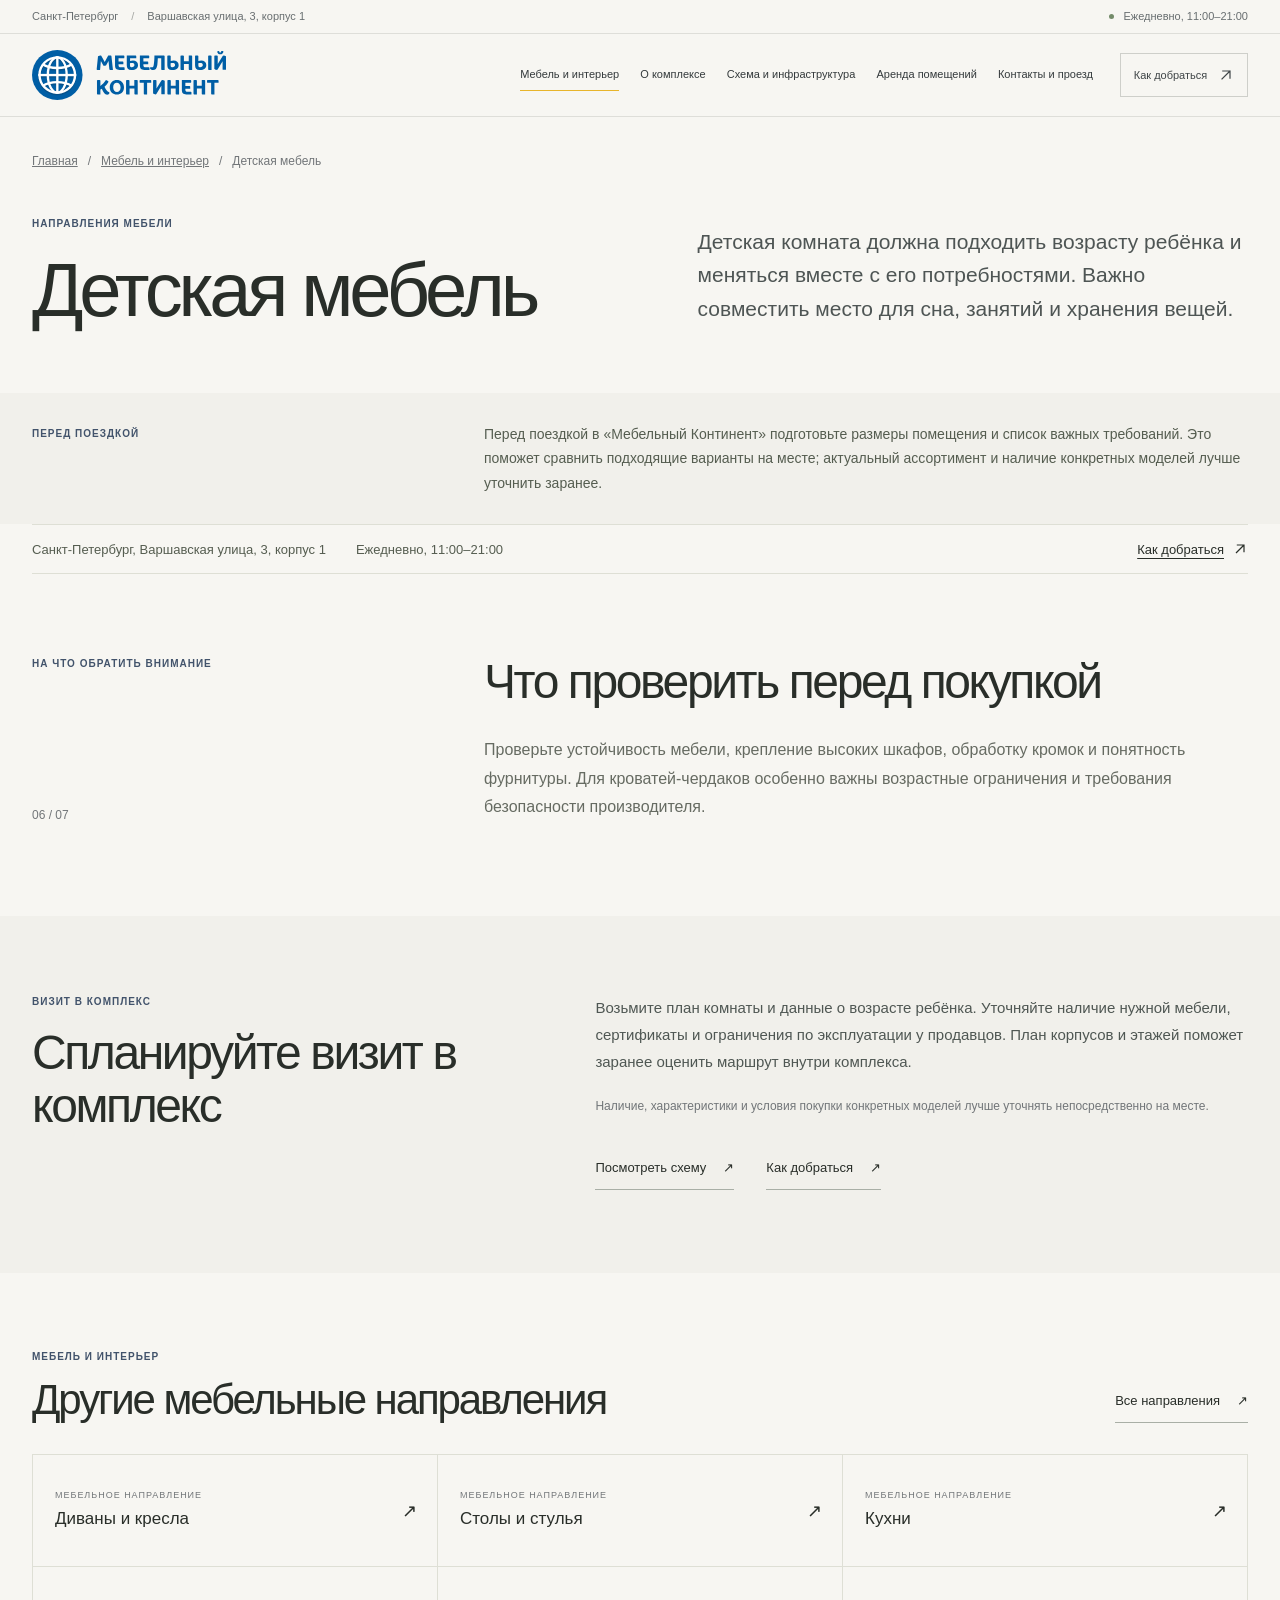
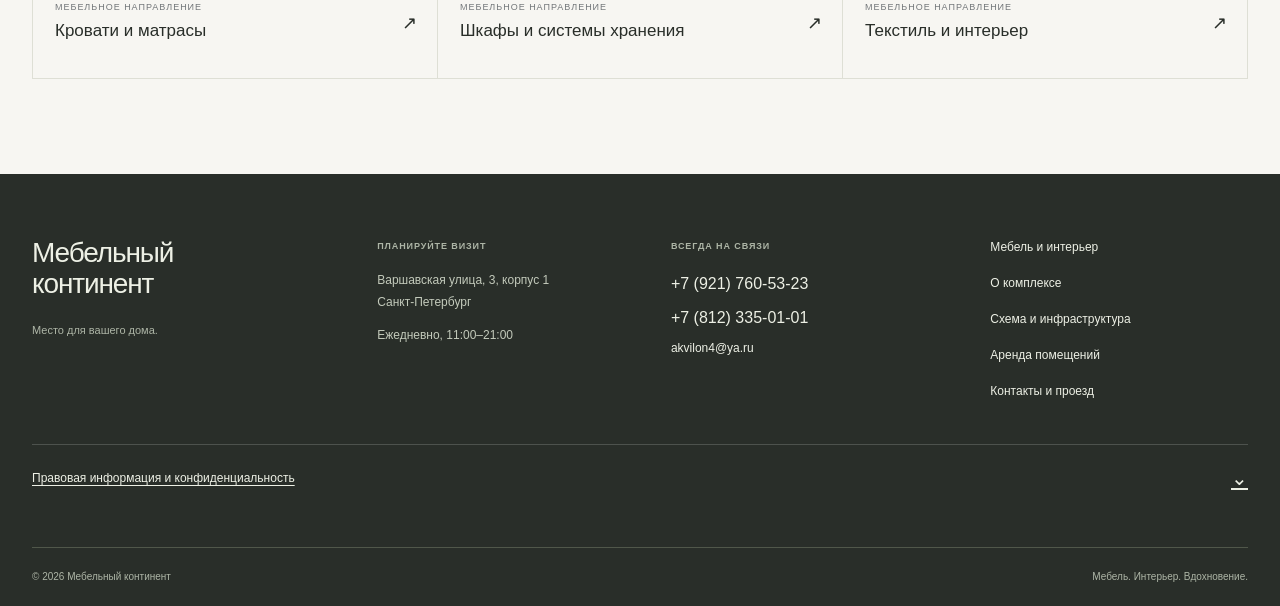
<file: catalog/detskie/index.html>
<!doctype html>
<html lang="ru"><head>
<meta charset="utf-8"><meta name="viewport" content="width=device-width, initial-scale=1"><meta name="theme-color" content="#f7f6f2">
<title>Детская мебель — Мебельный континент, Санкт-Петербург</title><meta name="description" content="Детская комната должна подходить возрасту ребёнка и меняться вместе с его потребностями. Важно совместить место для сна, занятий и хранения вещей."><link rel="stylesheet" href="../../styles.css"><script src="../../app.js" defer></script>
</head><body>
    <a class="skip-link" href="#main">Перейти к содержимому</a>
    <header class="site-header">
      <div class="topline"><div class="shell topline__inner"><p class="topline__address"><span>Санкт-Петербург</span><span class="topline__separator" aria-hidden="true">/</span><span>Варшавская улица, 3, корпус 1</span></p><p class="topline__hours"><span class="status-dot" aria-hidden="true"></span>Ежедневно, 11:00–21:00</p></div></div>
      <div class="main-header"><div class="shell main-header__inner">
        <a class="brand" href="../../" aria-label="Мебельный континент — главная"><img src="../../assets/logo.svg" width="188" height="49" alt="Мебельный континент"></a>
        <nav class="desktop-nav" aria-label="Основная навигация"><a href="../../catalog/" aria-current="page">Мебель и интерьер</a><a href="../../about/">О комплексе</a><a href="../../shops/scheme/">Схема и инфраструктура</a><a href="../../about/#rent">Аренда помещений</a><a href="../../contacts/">Контакты и проезд</a></nav>
        <div class="header-actions"><a class="route-link" href="../../contacts/#route">Как добраться <svg aria-hidden="true" viewBox="0 0 20 20" fill="none"><path d="M5 15 15 5M6 5h9v9" stroke="currentColor" stroke-width="1.5" stroke-linecap="square"/></svg></a><button class="menu-toggle" type="button" aria-expanded="false" aria-controls="site-menu" aria-label="Открыть меню"><span></span><span></span><span></span></button></div>
      </div></div>
      <nav class="menu-panel" id="site-menu" aria-label="Главное меню" hidden><div class="shell menu-panel__inner"><a href="../../catalog/">Мебель и интерьер <span aria-hidden="true">↗</span></a><a href="../../about/">О комплексе <span aria-hidden="true">↗</span></a><a href="../../shops/scheme/">Схема и инфраструктура <span aria-hidden="true">↗</span></a><a href="../../about/#rent">Аренда помещений <span aria-hidden="true">↗</span></a><a href="../../contacts/">Контакты и проезд <span aria-hidden="true">↗</span></a></div></nav>
    </header>
<main id="main" class="category-page" tabindex="-1">
  <section class="category-hero" aria-labelledby="category-title"><div class="shell">
    <nav class="catalog-breadcrumb" aria-label="Хлебные крошки"><a href="../../">Главная</a><span aria-hidden="true">/</span><a href="../../catalog/">Мебель и интерьер</a><span aria-hidden="true">/</span><span aria-current="page">Детская мебель</span></nav>
    <div class="category-hero__grid"><div><p class="section-kicker category-hero__kicker">Направления мебели</p><h1 id="category-title">Детская мебель</h1></div><p class="category-hero__lead">Детская комната должна подходить возрасту ребёнка и меняться вместе с его потребностями. Важно совместить место для сна, занятий и хранения вещей.</p></div>
  </div></section>
  <section class="category-trip-section" aria-label="Подготовка к выбору мебели"><div class="shell category-trip"><p class="section-kicker category-trip__kicker">Перед поездкой</p><p>Перед поездкой в «Мебельный Континент» подготовьте размеры помещения и список важных требований. Это поможет сравнить подходящие варианты на месте; актуальный ассортимент и наличие конкретных моделей лучше уточнить заранее.</p></div></section>
  <div class="shell catalog-visit-strip category-visit-strip" aria-label="Информация для посещения"><span>Санкт-Петербург, Варшавская улица, 3, корпус 1</span><span>Ежедневно, 11:00–21:00</span><a href="../../contacts/#route">Как добраться <svg aria-hidden="true" viewBox="0 0 20 20" fill="none"><path d="M5 15 15 5M6 5h9v9" stroke="currentColor" stroke-width="1.5"/></svg></a></div>
  <section class="shell category-editorial" aria-labelledby="category-check-title"><div class="category-editorial__label"><p class="section-kicker">На что обратить внимание</p><span>06 / 07</span></div><div class="category-editorial__content"><h2 id="category-check-title">Что проверить перед покупкой</h2><p>Проверьте устойчивость мебели, крепление высоких шкафов, обработку кромок и понятность фурнитуры. Для кроватей-чердаков особенно важны возрастные ограничения и требования безопасности производителя.</p></div></section>
  <section class="category-visit-section" aria-labelledby="category-visit-title"><div class="shell category-visit__grid">
    <div><p class="section-kicker category-visit__kicker">Визит в комплекс</p><h2 id="category-visit-title">Спланируйте визит в комплекс</h2></div>
    <div class="category-visit__content"><p>Возьмите план комнаты и данные о возрасте ребёнка. Уточняйте наличие нужной мебели, сертификаты и ограничения по эксплуатации у продавцов. План корпусов и этажей поможет заранее оценить маршрут внутри комплекса.</p><p class="category-visit__disclaimer">Наличие, характеристики и условия покупки конкретных моделей лучше уточнять непосредственно на месте.</p><div class="category-visit__links"><a href="../../shops/scheme/">Посмотреть схему <span aria-hidden="true">↗</span></a><a href="../../contacts/#route">Как добраться <span aria-hidden="true">↗</span></a></div></div>
  </div></section>
  <section class="shell category-related" aria-labelledby="category-related-title"><div class="category-related__heading"><div><p class="section-kicker">Мебель и интерьер</p><h2 id="category-related-title">Другие мебельные направления</h2></div><a class="category-related__all" href="../../catalog/">Все направления <span aria-hidden="true">↗</span></a></div><div class="category-related__grid">          <a class="category-related-card" href="../../catalog/divani_i_kresla/"><span class="category-related-card__eyebrow">Мебельное направление</span><span class="category-related-card__title">Диваны и кресла</span><span class="category-related-card__arrow" aria-hidden="true">↗</span></a>
          <a class="category-related-card" href="../../catalog/stoli_i_stoliki/"><span class="category-related-card__eyebrow">Мебельное направление</span><span class="category-related-card__title">Столы и стулья</span><span class="category-related-card__arrow" aria-hidden="true">↗</span></a>
          <a class="category-related-card" href="../../catalog/kuhonnie_garnituri/"><span class="category-related-card__eyebrow">Мебельное направление</span><span class="category-related-card__title">Кухни</span><span class="category-related-card__arrow" aria-hidden="true">↗</span></a>
          <a class="category-related-card" href="../../catalog/krovati_i_matrasi/"><span class="category-related-card__eyebrow">Мебельное направление</span><span class="category-related-card__title">Кровати и матрасы</span><span class="category-related-card__arrow" aria-hidden="true">↗</span></a>
          <a class="category-related-card" href="../../catalog/hranenie_i_porjadok/"><span class="category-related-card__eyebrow">Мебельное направление</span><span class="category-related-card__title">Шкафы и системы хранения</span><span class="category-related-card__arrow" aria-hidden="true">↗</span></a>
          <a class="category-related-card" href="../../catalog/tekstil/"><span class="category-related-card__eyebrow">Мебельное направление</span><span class="category-related-card__title">Текстиль и интерьер</span><span class="category-related-card__arrow" aria-hidden="true">↗</span></a></div></section>
</main>
    <footer class="site-footer"><div class="shell">
      <div class="site-footer__top">
        <a class="site-footer__brand" href="../../">Мебельный<br>континент<span>Место для вашего дома.</span></a>
        <div><p class="section-kicker">Планируйте визит</p><p>Варшавская улица, 3, корпус 1<br>Санкт-Петербург</p><p>Ежедневно, 11:00–21:00</p></div>
        <div><p class="section-kicker">Всегда на связи</p><a class="site-footer__phone" href="tel:+79217605323">+7 (921) 760-53-23</a><a class="site-footer__phone" href="tel:+78123350101">+7 (812) 335-01-01</a><a href="mailto:akvilon4@ya.ru">akvilon4@ya.ru</a></div>
        <nav class="site-footer__nav" aria-label="Навигация в подвале"><a href="../../catalog/">Мебель и интерьер</a><a href="../../about/">О комплексе</a><a href="../../shops/scheme/">Схема и инфраструктура</a><a href="../../about/#rent">Аренда помещений</a><a href="../../contacts/">Контакты и проезд</a></nav>
      </div>
      <details class="site-legal" id="legal"><summary>Правовая информация и конфиденциальность <span class="site-legal__arrow" aria-hidden="true">⌄</span></summary><div class="site-legal__body">
        <section aria-label="Сведения о владельце сайта"><h2>Сведения о владельце сайта</h2><p>ООО «Аквилон Сервис»</p><p>ИНН 7840124974, КПП 784001001</p></section>
        <section><h2>Использование информации сайта</h2><p>Схемы предназначены для ориентации в торговом центре. При посещении следуйте указателям и инструкциям сотрудников. Схемы сайта не заменяют планы эвакуации.</p></section>
        <section><h2>Персональные данные и конфиденциальность</h2><p>На этой версии сайта нет регистрации и контактных форм. При переходе на внешние сайты или отправке письма действуют правила соответствующего сервиса.</p></section>
        <section><h2>Cookies и аналитика</h2><p>При переходе на внешние сайты действуют правила их владельцев.</p></section>
        <p class="site-legal__contact">По вопросам информации на сайте: <a href="mailto:akvilon.online@ya.ru">akvilon.online@ya.ru</a>.</p>
      </div></details>
      <div class="site-footer__bottom"><span>© 2026 Мебельный континент</span><span>Мебель. Интерьер. Вдохновение.</span></div>
    </div></footer>
</body></html>
</file>
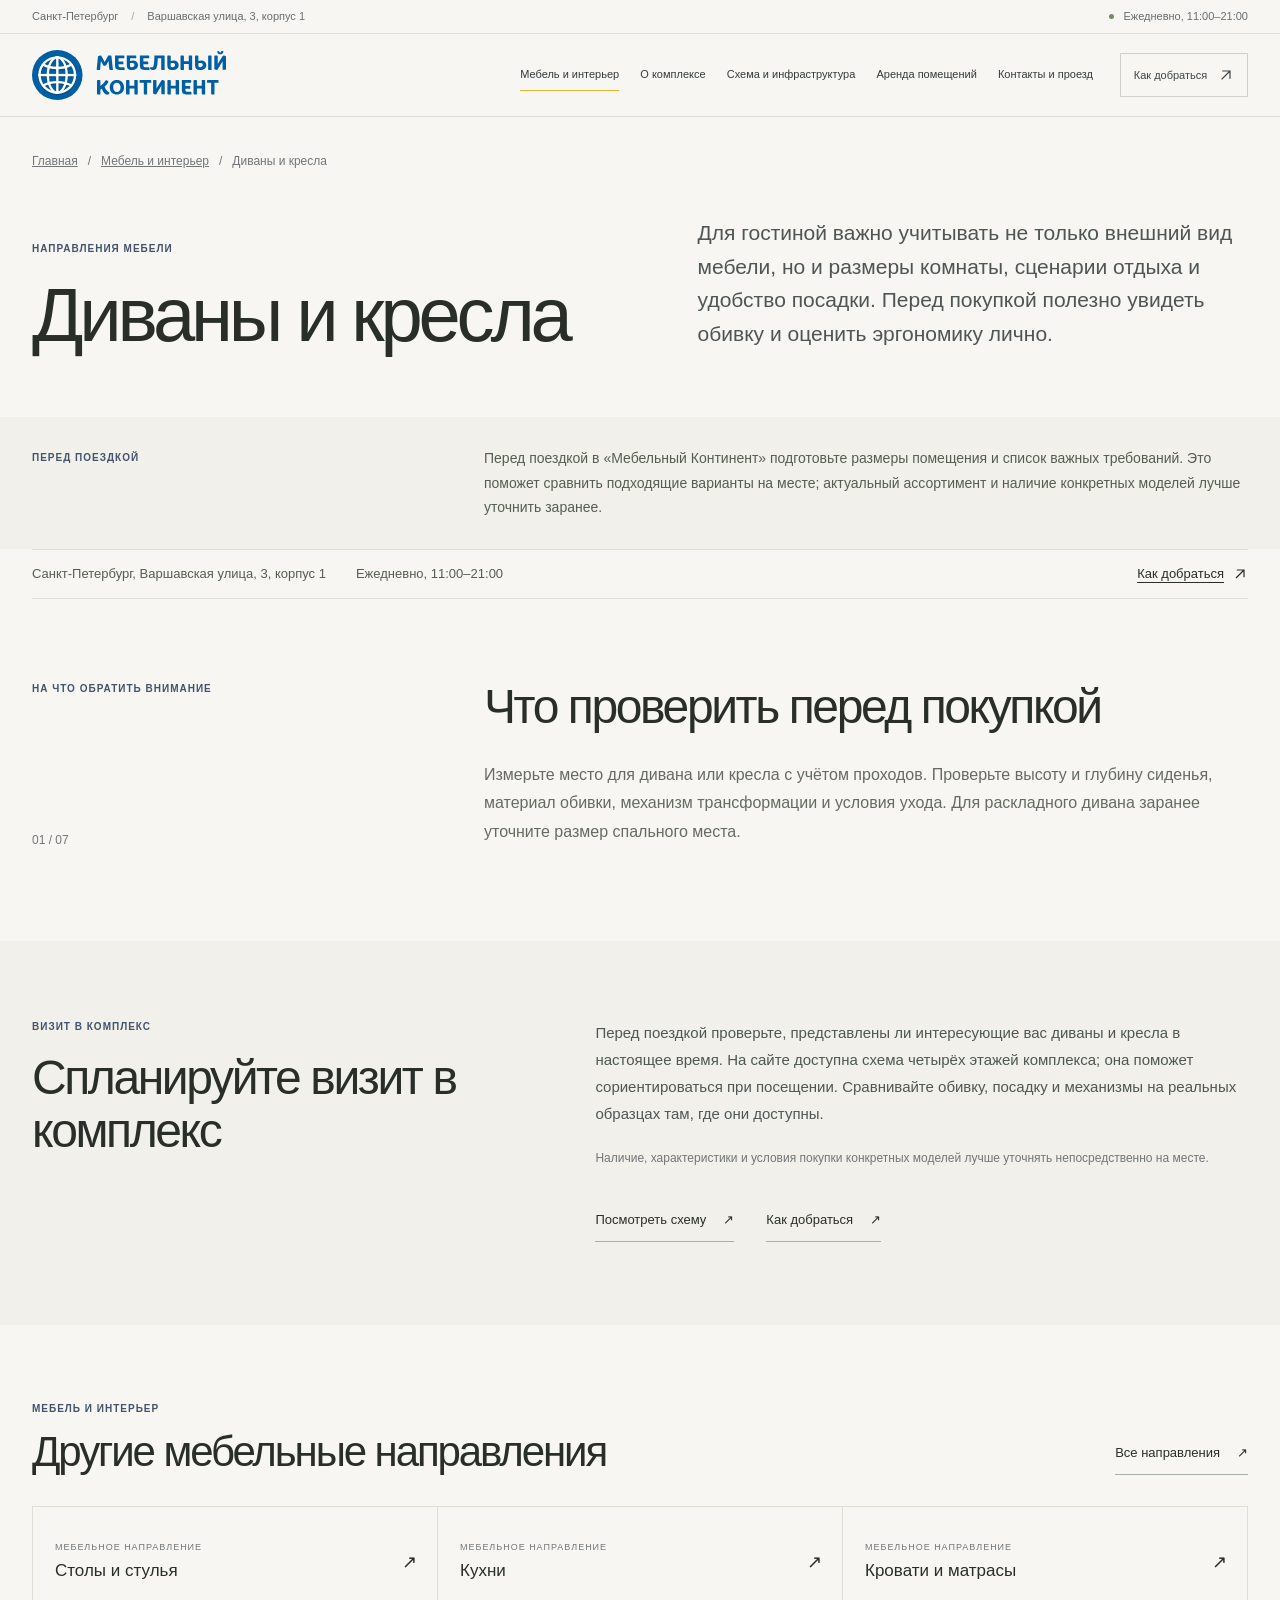
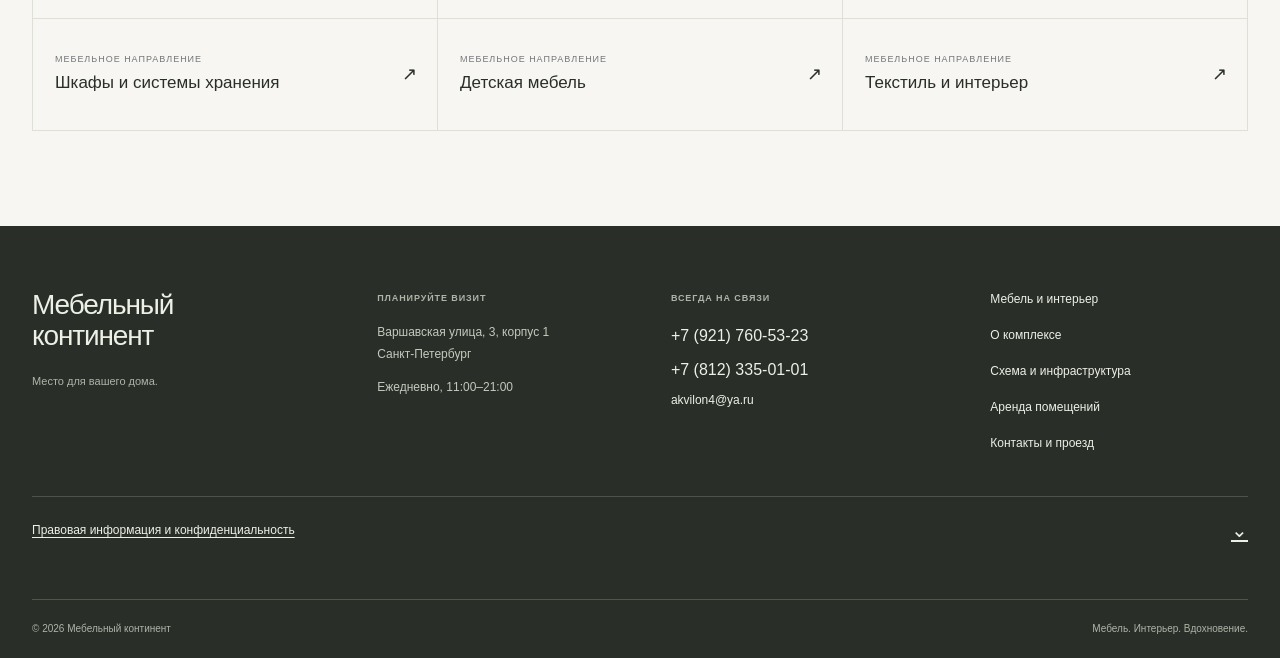
<file: catalog/divani_i_kresla/index.html>
<!doctype html>
<html lang="ru"><head>
<meta charset="utf-8"><meta name="viewport" content="width=device-width, initial-scale=1"><meta name="theme-color" content="#f7f6f2">
<title>Диваны и кресла — Мебельный континент, Санкт-Петербург</title><meta name="description" content="Для гостиной важно учитывать не только внешний вид мебели, но и размеры комнаты, сценарии отдыха и удобство посадки. Перед покупкой полезно увидеть обивку и оценить эргономику лично."><link rel="stylesheet" href="../../styles.css"><script src="../../app.js" defer></script>
</head><body>
    <a class="skip-link" href="#main">Перейти к содержимому</a>
    <header class="site-header">
      <div class="topline"><div class="shell topline__inner"><p class="topline__address"><span>Санкт-Петербург</span><span class="topline__separator" aria-hidden="true">/</span><span>Варшавская улица, 3, корпус 1</span></p><p class="topline__hours"><span class="status-dot" aria-hidden="true"></span>Ежедневно, 11:00–21:00</p></div></div>
      <div class="main-header"><div class="shell main-header__inner">
        <a class="brand" href="../../" aria-label="Мебельный континент — главная"><img src="../../assets/logo.svg" width="188" height="49" alt="Мебельный континент"></a>
        <nav class="desktop-nav" aria-label="Основная навигация"><a href="../../catalog/" aria-current="page">Мебель и интерьер</a><a href="../../about/">О комплексе</a><a href="../../shops/scheme/">Схема и инфраструктура</a><a href="../../about/#rent">Аренда помещений</a><a href="../../contacts/">Контакты и проезд</a></nav>
        <div class="header-actions"><a class="route-link" href="../../contacts/#route">Как добраться <svg aria-hidden="true" viewBox="0 0 20 20" fill="none"><path d="M5 15 15 5M6 5h9v9" stroke="currentColor" stroke-width="1.5" stroke-linecap="square"/></svg></a><button class="menu-toggle" type="button" aria-expanded="false" aria-controls="site-menu" aria-label="Открыть меню"><span></span><span></span><span></span></button></div>
      </div></div>
      <nav class="menu-panel" id="site-menu" aria-label="Главное меню" hidden><div class="shell menu-panel__inner"><a href="../../catalog/">Мебель и интерьер <span aria-hidden="true">↗</span></a><a href="../../about/">О комплексе <span aria-hidden="true">↗</span></a><a href="../../shops/scheme/">Схема и инфраструктура <span aria-hidden="true">↗</span></a><a href="../../about/#rent">Аренда помещений <span aria-hidden="true">↗</span></a><a href="../../contacts/">Контакты и проезд <span aria-hidden="true">↗</span></a></div></nav>
    </header>
<main id="main" class="category-page" tabindex="-1">
  <section class="category-hero" aria-labelledby="category-title"><div class="shell">
    <nav class="catalog-breadcrumb" aria-label="Хлебные крошки"><a href="../../">Главная</a><span aria-hidden="true">/</span><a href="../../catalog/">Мебель и интерьер</a><span aria-hidden="true">/</span><span aria-current="page">Диваны и кресла</span></nav>
    <div class="category-hero__grid"><div><p class="section-kicker category-hero__kicker">Направления мебели</p><h1 id="category-title">Диваны и кресла</h1></div><p class="category-hero__lead">Для гостиной важно учитывать не только внешний вид мебели, но и размеры комнаты, сценарии отдыха и удобство посадки. Перед покупкой полезно увидеть обивку и оценить эргономику лично.</p></div>
  </div></section>
  <section class="category-trip-section" aria-label="Подготовка к выбору мебели"><div class="shell category-trip"><p class="section-kicker category-trip__kicker">Перед поездкой</p><p>Перед поездкой в «Мебельный Континент» подготовьте размеры помещения и список важных требований. Это поможет сравнить подходящие варианты на месте; актуальный ассортимент и наличие конкретных моделей лучше уточнить заранее.</p></div></section>
  <div class="shell catalog-visit-strip category-visit-strip" aria-label="Информация для посещения"><span>Санкт-Петербург, Варшавская улица, 3, корпус 1</span><span>Ежедневно, 11:00–21:00</span><a href="../../contacts/#route">Как добраться <svg aria-hidden="true" viewBox="0 0 20 20" fill="none"><path d="M5 15 15 5M6 5h9v9" stroke="currentColor" stroke-width="1.5"/></svg></a></div>
  <section class="shell category-editorial" aria-labelledby="category-check-title"><div class="category-editorial__label"><p class="section-kicker">На что обратить внимание</p><span>01 / 07</span></div><div class="category-editorial__content"><h2 id="category-check-title">Что проверить перед покупкой</h2><p>Измерьте место для дивана или кресла с учётом проходов. Проверьте высоту и глубину сиденья, материал обивки, механизм трансформации и условия ухода. Для раскладного дивана заранее уточните размер спального места.</p></div></section>
  <section class="category-visit-section" aria-labelledby="category-visit-title"><div class="shell category-visit__grid">
    <div><p class="section-kicker category-visit__kicker">Визит в комплекс</p><h2 id="category-visit-title">Спланируйте визит в комплекс</h2></div>
    <div class="category-visit__content"><p>Перед поездкой проверьте, представлены ли интересующие вас диваны и кресла в настоящее время. На сайте доступна схема четырёх этажей комплекса; она поможет сориентироваться при посещении. Сравнивайте обивку, посадку и механизмы на реальных образцах там, где они доступны.</p><p class="category-visit__disclaimer">Наличие, характеристики и условия покупки конкретных моделей лучше уточнять непосредственно на месте.</p><div class="category-visit__links"><a href="../../shops/scheme/">Посмотреть схему <span aria-hidden="true">↗</span></a><a href="../../contacts/#route">Как добраться <span aria-hidden="true">↗</span></a></div></div>
  </div></section>
  <section class="shell category-related" aria-labelledby="category-related-title"><div class="category-related__heading"><div><p class="section-kicker">Мебель и интерьер</p><h2 id="category-related-title">Другие мебельные направления</h2></div><a class="category-related__all" href="../../catalog/">Все направления <span aria-hidden="true">↗</span></a></div><div class="category-related__grid">          <a class="category-related-card" href="../../catalog/stoli_i_stoliki/"><span class="category-related-card__eyebrow">Мебельное направление</span><span class="category-related-card__title">Столы и стулья</span><span class="category-related-card__arrow" aria-hidden="true">↗</span></a>
          <a class="category-related-card" href="../../catalog/kuhonnie_garnituri/"><span class="category-related-card__eyebrow">Мебельное направление</span><span class="category-related-card__title">Кухни</span><span class="category-related-card__arrow" aria-hidden="true">↗</span></a>
          <a class="category-related-card" href="../../catalog/krovati_i_matrasi/"><span class="category-related-card__eyebrow">Мебельное направление</span><span class="category-related-card__title">Кровати и матрасы</span><span class="category-related-card__arrow" aria-hidden="true">↗</span></a>
          <a class="category-related-card" href="../../catalog/hranenie_i_porjadok/"><span class="category-related-card__eyebrow">Мебельное направление</span><span class="category-related-card__title">Шкафы и системы хранения</span><span class="category-related-card__arrow" aria-hidden="true">↗</span></a>
          <a class="category-related-card" href="../../catalog/detskie/"><span class="category-related-card__eyebrow">Мебельное направление</span><span class="category-related-card__title">Детская мебель</span><span class="category-related-card__arrow" aria-hidden="true">↗</span></a>
          <a class="category-related-card" href="../../catalog/tekstil/"><span class="category-related-card__eyebrow">Мебельное направление</span><span class="category-related-card__title">Текстиль и интерьер</span><span class="category-related-card__arrow" aria-hidden="true">↗</span></a></div></section>
</main>
    <footer class="site-footer"><div class="shell">
      <div class="site-footer__top">
        <a class="site-footer__brand" href="../../">Мебельный<br>континент<span>Место для вашего дома.</span></a>
        <div><p class="section-kicker">Планируйте визит</p><p>Варшавская улица, 3, корпус 1<br>Санкт-Петербург</p><p>Ежедневно, 11:00–21:00</p></div>
        <div><p class="section-kicker">Всегда на связи</p><a class="site-footer__phone" href="tel:+79217605323">+7 (921) 760-53-23</a><a class="site-footer__phone" href="tel:+78123350101">+7 (812) 335-01-01</a><a href="mailto:akvilon4@ya.ru">akvilon4@ya.ru</a></div>
        <nav class="site-footer__nav" aria-label="Навигация в подвале"><a href="../../catalog/">Мебель и интерьер</a><a href="../../about/">О комплексе</a><a href="../../shops/scheme/">Схема и инфраструктура</a><a href="../../about/#rent">Аренда помещений</a><a href="../../contacts/">Контакты и проезд</a></nav>
      </div>
      <details class="site-legal" id="legal"><summary>Правовая информация и конфиденциальность <span class="site-legal__arrow" aria-hidden="true">⌄</span></summary><div class="site-legal__body">
        <section aria-label="Сведения о владельце сайта"><h2>Сведения о владельце сайта</h2><p>ООО «Аквилон Сервис»</p><p>ИНН 7840124974, КПП 784001001</p></section>
        <section><h2>Использование информации сайта</h2><p>Схемы предназначены для ориентации в торговом центре. При посещении следуйте указателям и инструкциям сотрудников. Схемы сайта не заменяют планы эвакуации.</p></section>
        <section><h2>Персональные данные и конфиденциальность</h2><p>На этой версии сайта нет регистрации и контактных форм. При переходе на внешние сайты или отправке письма действуют правила соответствующего сервиса.</p></section>
        <section><h2>Cookies и аналитика</h2><p>При переходе на внешние сайты действуют правила их владельцев.</p></section>
        <p class="site-legal__contact">По вопросам информации на сайте: <a href="mailto:akvilon.online@ya.ru">akvilon.online@ya.ru</a>.</p>
      </div></details>
      <div class="site-footer__bottom"><span>© 2026 Мебельный континент</span><span>Мебель. Интерьер. Вдохновение.</span></div>
    </div></footer>
</body></html>
</file>
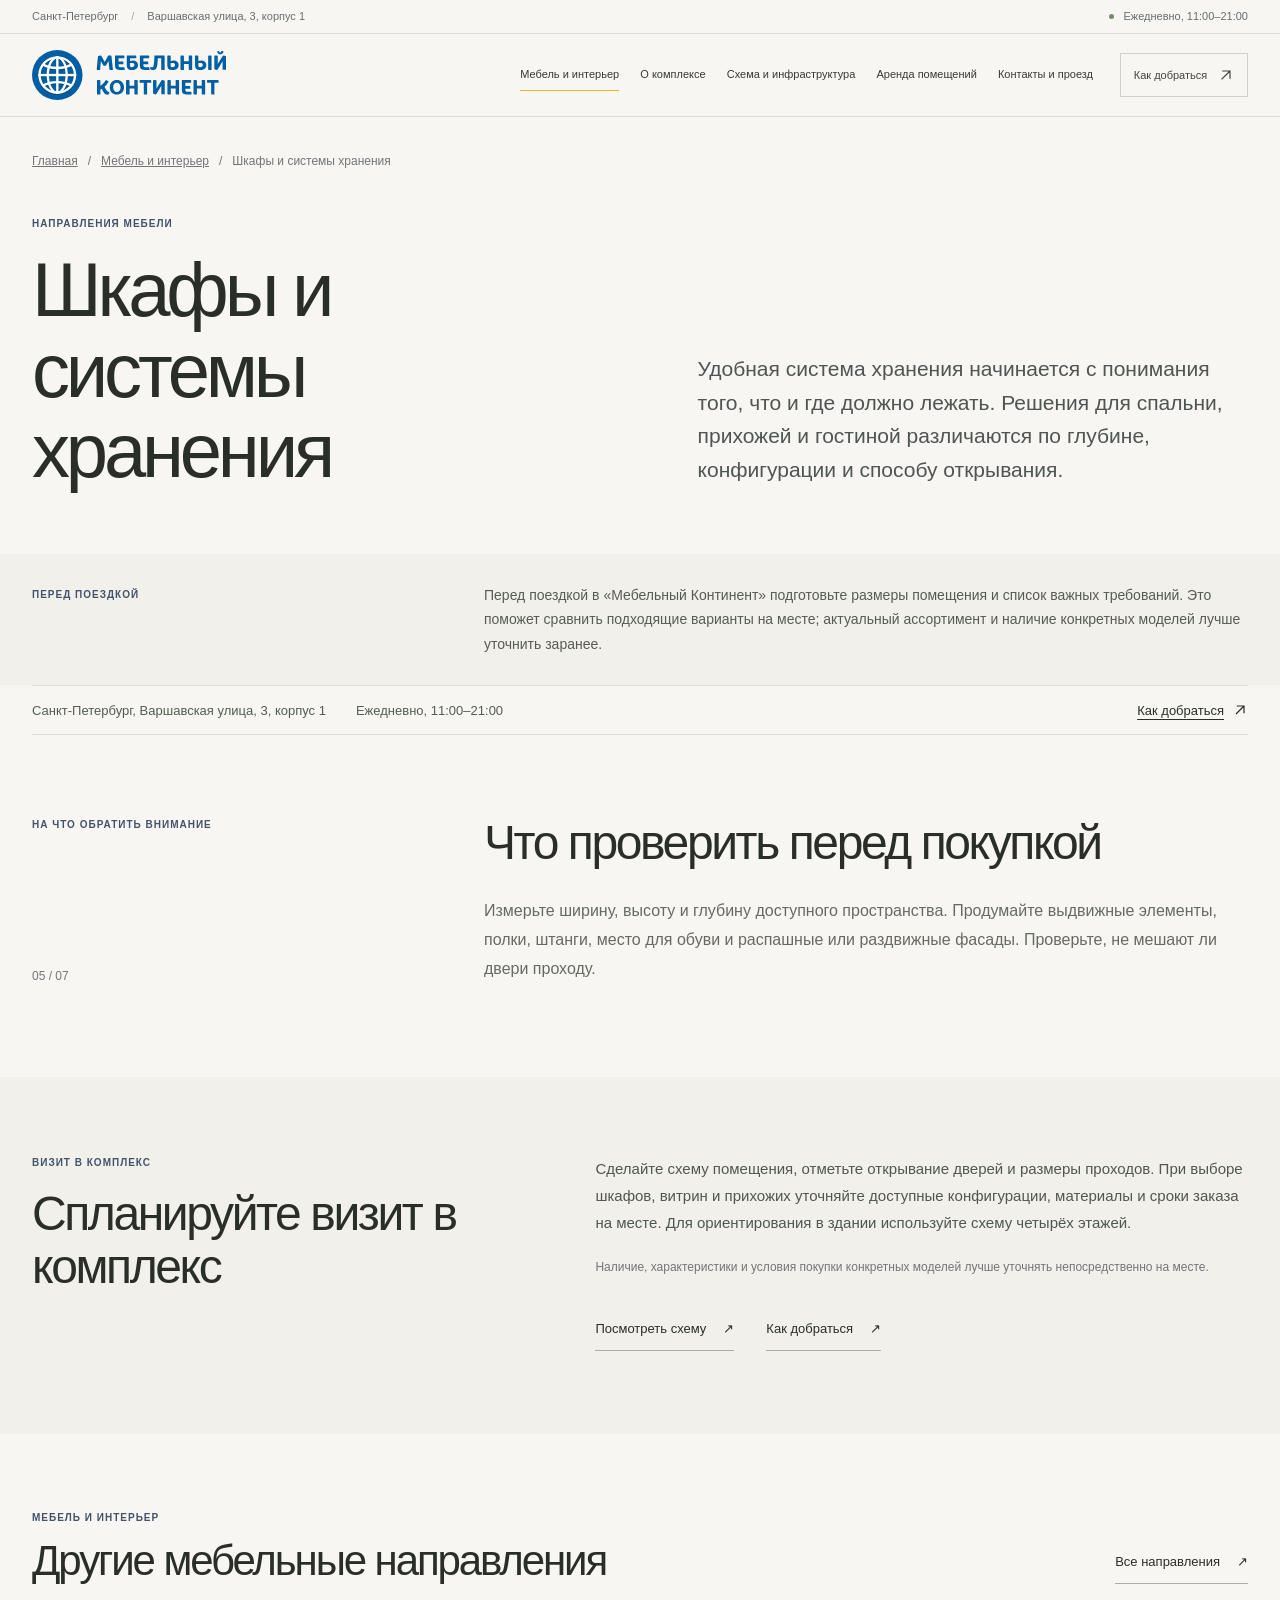
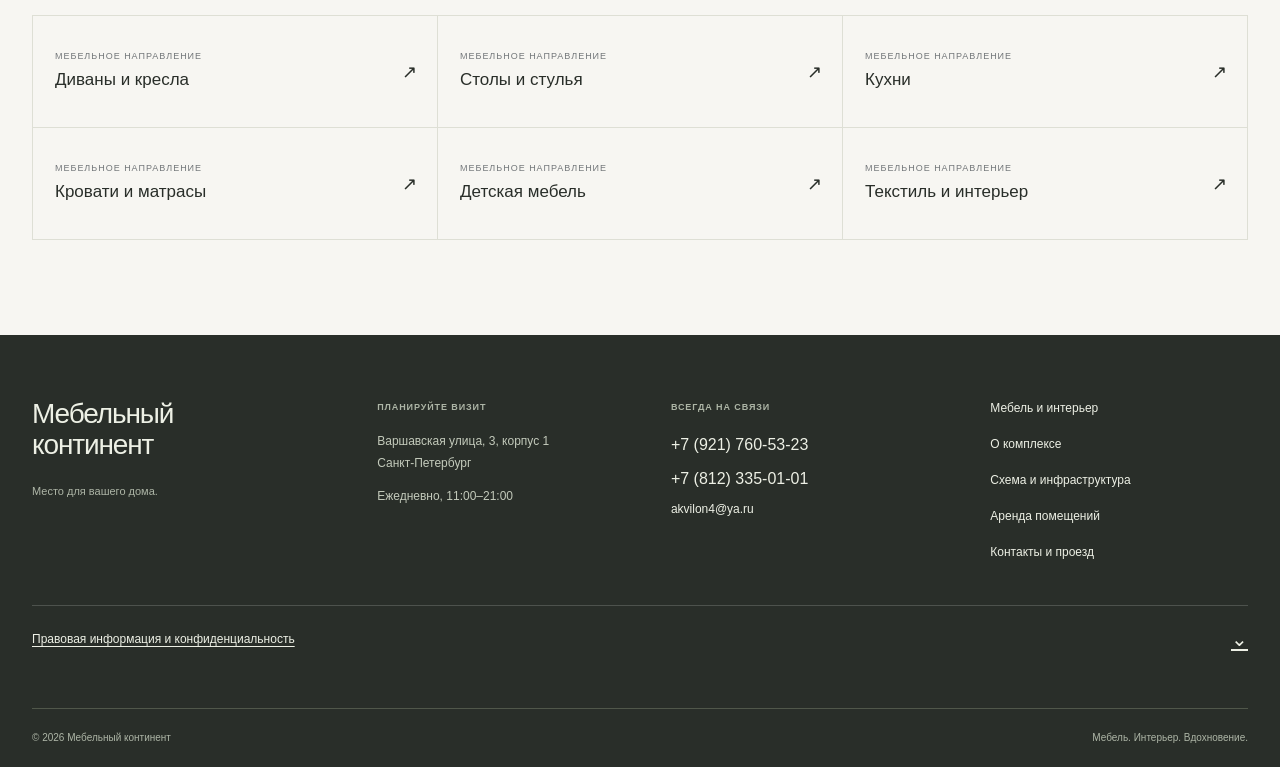
<file: catalog/hranenie_i_porjadok/index.html>
<!doctype html>
<html lang="ru"><head>
<meta charset="utf-8"><meta name="viewport" content="width=device-width, initial-scale=1"><meta name="theme-color" content="#f7f6f2">
<title>Шкафы и системы хранения — Мебельный континент, СПб</title><meta name="description" content="Удобная система хранения начинается с понимания того, что и где должно лежать. Решения для спальни, прихожей и гостиной различаются по глубине, конфигурации и способу открывания."><link rel="stylesheet" href="../../styles.css"><script src="../../app.js" defer></script>
</head><body>
    <a class="skip-link" href="#main">Перейти к содержимому</a>
    <header class="site-header">
      <div class="topline"><div class="shell topline__inner"><p class="topline__address"><span>Санкт-Петербург</span><span class="topline__separator" aria-hidden="true">/</span><span>Варшавская улица, 3, корпус 1</span></p><p class="topline__hours"><span class="status-dot" aria-hidden="true"></span>Ежедневно, 11:00–21:00</p></div></div>
      <div class="main-header"><div class="shell main-header__inner">
        <a class="brand" href="../../" aria-label="Мебельный континент — главная"><img src="../../assets/logo.svg" width="188" height="49" alt="Мебельный континент"></a>
        <nav class="desktop-nav" aria-label="Основная навигация"><a href="../../catalog/" aria-current="page">Мебель и интерьер</a><a href="../../about/">О комплексе</a><a href="../../shops/scheme/">Схема и инфраструктура</a><a href="../../about/#rent">Аренда помещений</a><a href="../../contacts/">Контакты и проезд</a></nav>
        <div class="header-actions"><a class="route-link" href="../../contacts/#route">Как добраться <svg aria-hidden="true" viewBox="0 0 20 20" fill="none"><path d="M5 15 15 5M6 5h9v9" stroke="currentColor" stroke-width="1.5" stroke-linecap="square"/></svg></a><button class="menu-toggle" type="button" aria-expanded="false" aria-controls="site-menu" aria-label="Открыть меню"><span></span><span></span><span></span></button></div>
      </div></div>
      <nav class="menu-panel" id="site-menu" aria-label="Главное меню" hidden><div class="shell menu-panel__inner"><a href="../../catalog/">Мебель и интерьер <span aria-hidden="true">↗</span></a><a href="../../about/">О комплексе <span aria-hidden="true">↗</span></a><a href="../../shops/scheme/">Схема и инфраструктура <span aria-hidden="true">↗</span></a><a href="../../about/#rent">Аренда помещений <span aria-hidden="true">↗</span></a><a href="../../contacts/">Контакты и проезд <span aria-hidden="true">↗</span></a></div></nav>
    </header>
<main id="main" class="category-page" tabindex="-1">
  <section class="category-hero" aria-labelledby="category-title"><div class="shell">
    <nav class="catalog-breadcrumb" aria-label="Хлебные крошки"><a href="../../">Главная</a><span aria-hidden="true">/</span><a href="../../catalog/">Мебель и интерьер</a><span aria-hidden="true">/</span><span aria-current="page">Шкафы и системы хранения</span></nav>
    <div class="category-hero__grid"><div><p class="section-kicker category-hero__kicker">Направления мебели</p><h1 id="category-title">Шкафы и системы хранения</h1></div><p class="category-hero__lead">Удобная система хранения начинается с понимания того, что и где должно лежать. Решения для спальни, прихожей и гостиной различаются по глубине, конфигурации и способу открывания.</p></div>
  </div></section>
  <section class="category-trip-section" aria-label="Подготовка к выбору мебели"><div class="shell category-trip"><p class="section-kicker category-trip__kicker">Перед поездкой</p><p>Перед поездкой в «Мебельный Континент» подготовьте размеры помещения и список важных требований. Это поможет сравнить подходящие варианты на месте; актуальный ассортимент и наличие конкретных моделей лучше уточнить заранее.</p></div></section>
  <div class="shell catalog-visit-strip category-visit-strip" aria-label="Информация для посещения"><span>Санкт-Петербург, Варшавская улица, 3, корпус 1</span><span>Ежедневно, 11:00–21:00</span><a href="../../contacts/#route">Как добраться <svg aria-hidden="true" viewBox="0 0 20 20" fill="none"><path d="M5 15 15 5M6 5h9v9" stroke="currentColor" stroke-width="1.5"/></svg></a></div>
  <section class="shell category-editorial" aria-labelledby="category-check-title"><div class="category-editorial__label"><p class="section-kicker">На что обратить внимание</p><span>05 / 07</span></div><div class="category-editorial__content"><h2 id="category-check-title">Что проверить перед покупкой</h2><p>Измерьте ширину, высоту и глубину доступного пространства. Продумайте выдвижные элементы, полки, штанги, место для обуви и распашные или раздвижные фасады. Проверьте, не мешают ли двери проходу.</p></div></section>
  <section class="category-visit-section" aria-labelledby="category-visit-title"><div class="shell category-visit__grid">
    <div><p class="section-kicker category-visit__kicker">Визит в комплекс</p><h2 id="category-visit-title">Спланируйте визит в комплекс</h2></div>
    <div class="category-visit__content"><p>Сделайте схему помещения, отметьте открывание дверей и размеры проходов. При выборе шкафов, витрин и прихожих уточняйте доступные конфигурации, материалы и сроки заказа на месте. Для ориентирования в здании используйте схему четырёх этажей.</p><p class="category-visit__disclaimer">Наличие, характеристики и условия покупки конкретных моделей лучше уточнять непосредственно на месте.</p><div class="category-visit__links"><a href="../../shops/scheme/">Посмотреть схему <span aria-hidden="true">↗</span></a><a href="../../contacts/#route">Как добраться <span aria-hidden="true">↗</span></a></div></div>
  </div></section>
  <section class="shell category-related" aria-labelledby="category-related-title"><div class="category-related__heading"><div><p class="section-kicker">Мебель и интерьер</p><h2 id="category-related-title">Другие мебельные направления</h2></div><a class="category-related__all" href="../../catalog/">Все направления <span aria-hidden="true">↗</span></a></div><div class="category-related__grid">          <a class="category-related-card" href="../../catalog/divani_i_kresla/"><span class="category-related-card__eyebrow">Мебельное направление</span><span class="category-related-card__title">Диваны и кресла</span><span class="category-related-card__arrow" aria-hidden="true">↗</span></a>
          <a class="category-related-card" href="../../catalog/stoli_i_stoliki/"><span class="category-related-card__eyebrow">Мебельное направление</span><span class="category-related-card__title">Столы и стулья</span><span class="category-related-card__arrow" aria-hidden="true">↗</span></a>
          <a class="category-related-card" href="../../catalog/kuhonnie_garnituri/"><span class="category-related-card__eyebrow">Мебельное направление</span><span class="category-related-card__title">Кухни</span><span class="category-related-card__arrow" aria-hidden="true">↗</span></a>
          <a class="category-related-card" href="../../catalog/krovati_i_matrasi/"><span class="category-related-card__eyebrow">Мебельное направление</span><span class="category-related-card__title">Кровати и матрасы</span><span class="category-related-card__arrow" aria-hidden="true">↗</span></a>
          <a class="category-related-card" href="../../catalog/detskie/"><span class="category-related-card__eyebrow">Мебельное направление</span><span class="category-related-card__title">Детская мебель</span><span class="category-related-card__arrow" aria-hidden="true">↗</span></a>
          <a class="category-related-card" href="../../catalog/tekstil/"><span class="category-related-card__eyebrow">Мебельное направление</span><span class="category-related-card__title">Текстиль и интерьер</span><span class="category-related-card__arrow" aria-hidden="true">↗</span></a></div></section>
</main>
    <footer class="site-footer"><div class="shell">
      <div class="site-footer__top">
        <a class="site-footer__brand" href="../../">Мебельный<br>континент<span>Место для вашего дома.</span></a>
        <div><p class="section-kicker">Планируйте визит</p><p>Варшавская улица, 3, корпус 1<br>Санкт-Петербург</p><p>Ежедневно, 11:00–21:00</p></div>
        <div><p class="section-kicker">Всегда на связи</p><a class="site-footer__phone" href="tel:+79217605323">+7 (921) 760-53-23</a><a class="site-footer__phone" href="tel:+78123350101">+7 (812) 335-01-01</a><a href="mailto:akvilon4@ya.ru">akvilon4@ya.ru</a></div>
        <nav class="site-footer__nav" aria-label="Навигация в подвале"><a href="../../catalog/">Мебель и интерьер</a><a href="../../about/">О комплексе</a><a href="../../shops/scheme/">Схема и инфраструктура</a><a href="../../about/#rent">Аренда помещений</a><a href="../../contacts/">Контакты и проезд</a></nav>
      </div>
      <details class="site-legal" id="legal"><summary>Правовая информация и конфиденциальность <span class="site-legal__arrow" aria-hidden="true">⌄</span></summary><div class="site-legal__body">
        <section aria-label="Сведения о владельце сайта"><h2>Сведения о владельце сайта</h2><p>ООО «Аквилон Сервис»</p><p>ИНН 7840124974, КПП 784001001</p></section>
        <section><h2>Использование информации сайта</h2><p>Схемы предназначены для ориентации в торговом центре. При посещении следуйте указателям и инструкциям сотрудников. Схемы сайта не заменяют планы эвакуации.</p></section>
        <section><h2>Персональные данные и конфиденциальность</h2><p>На этой версии сайта нет регистрации и контактных форм. При переходе на внешние сайты или отправке письма действуют правила соответствующего сервиса.</p></section>
        <section><h2>Cookies и аналитика</h2><p>При переходе на внешние сайты действуют правила их владельцев.</p></section>
        <p class="site-legal__contact">По вопросам информации на сайте: <a href="mailto:akvilon.online@ya.ru">akvilon.online@ya.ru</a>.</p>
      </div></details>
      <div class="site-footer__bottom"><span>© 2026 Мебельный континент</span><span>Мебель. Интерьер. Вдохновение.</span></div>
    </div></footer>
</body></html>
</file>
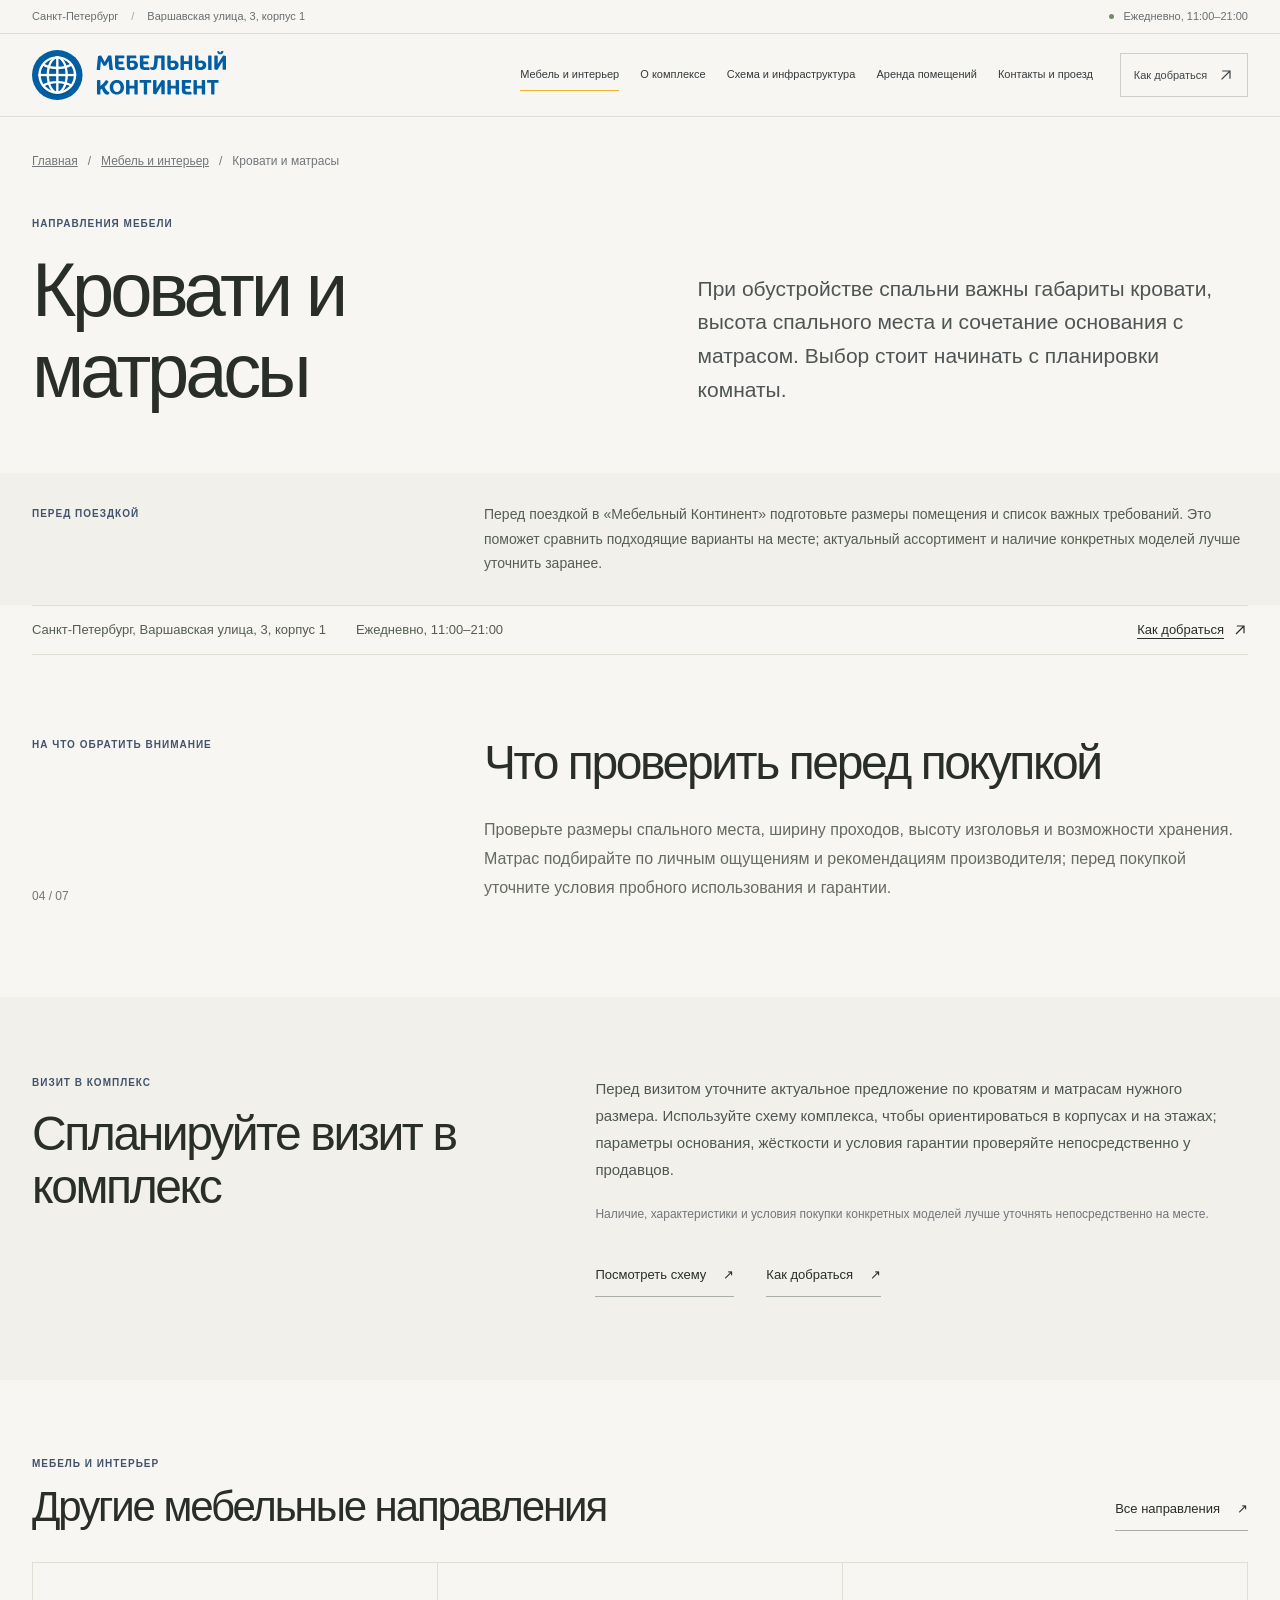
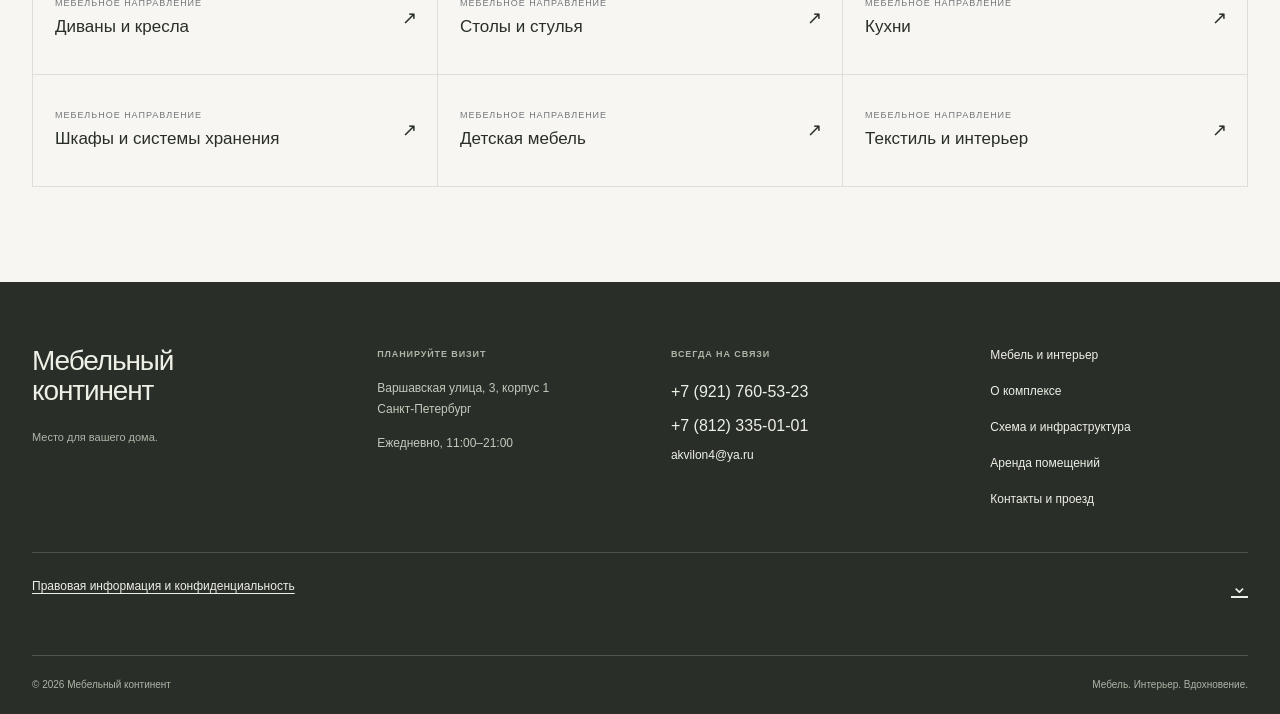
<file: catalog/krovati_i_matrasi/index.html>
<!doctype html>
<html lang="ru"><head>
<meta charset="utf-8"><meta name="viewport" content="width=device-width, initial-scale=1"><meta name="theme-color" content="#f7f6f2">
<title>Кровати и матрасы — Мебельный континент, Санкт-Петербург</title><meta name="description" content="При обустройстве спальни важны габариты кровати, высота спального места и сочетание основания с матрасом. Выбор стоит начинать с планировки комнаты."><link rel="stylesheet" href="../../styles.css"><script src="../../app.js" defer></script>
</head><body>
    <a class="skip-link" href="#main">Перейти к содержимому</a>
    <header class="site-header">
      <div class="topline"><div class="shell topline__inner"><p class="topline__address"><span>Санкт-Петербург</span><span class="topline__separator" aria-hidden="true">/</span><span>Варшавская улица, 3, корпус 1</span></p><p class="topline__hours"><span class="status-dot" aria-hidden="true"></span>Ежедневно, 11:00–21:00</p></div></div>
      <div class="main-header"><div class="shell main-header__inner">
        <a class="brand" href="../../" aria-label="Мебельный континент — главная"><img src="../../assets/logo.svg" width="188" height="49" alt="Мебельный континент"></a>
        <nav class="desktop-nav" aria-label="Основная навигация"><a href="../../catalog/" aria-current="page">Мебель и интерьер</a><a href="../../about/">О комплексе</a><a href="../../shops/scheme/">Схема и инфраструктура</a><a href="../../about/#rent">Аренда помещений</a><a href="../../contacts/">Контакты и проезд</a></nav>
        <div class="header-actions"><a class="route-link" href="../../contacts/#route">Как добраться <svg aria-hidden="true" viewBox="0 0 20 20" fill="none"><path d="M5 15 15 5M6 5h9v9" stroke="currentColor" stroke-width="1.5" stroke-linecap="square"/></svg></a><button class="menu-toggle" type="button" aria-expanded="false" aria-controls="site-menu" aria-label="Открыть меню"><span></span><span></span><span></span></button></div>
      </div></div>
      <nav class="menu-panel" id="site-menu" aria-label="Главное меню" hidden><div class="shell menu-panel__inner"><a href="../../catalog/">Мебель и интерьер <span aria-hidden="true">↗</span></a><a href="../../about/">О комплексе <span aria-hidden="true">↗</span></a><a href="../../shops/scheme/">Схема и инфраструктура <span aria-hidden="true">↗</span></a><a href="../../about/#rent">Аренда помещений <span aria-hidden="true">↗</span></a><a href="../../contacts/">Контакты и проезд <span aria-hidden="true">↗</span></a></div></nav>
    </header>
<main id="main" class="category-page" tabindex="-1">
  <section class="category-hero" aria-labelledby="category-title"><div class="shell">
    <nav class="catalog-breadcrumb" aria-label="Хлебные крошки"><a href="../../">Главная</a><span aria-hidden="true">/</span><a href="../../catalog/">Мебель и интерьер</a><span aria-hidden="true">/</span><span aria-current="page">Кровати и матрасы</span></nav>
    <div class="category-hero__grid"><div><p class="section-kicker category-hero__kicker">Направления мебели</p><h1 id="category-title">Кровати и матрасы</h1></div><p class="category-hero__lead">При обустройстве спальни важны габариты кровати, высота спального места и сочетание основания с матрасом. Выбор стоит начинать с планировки комнаты.</p></div>
  </div></section>
  <section class="category-trip-section" aria-label="Подготовка к выбору мебели"><div class="shell category-trip"><p class="section-kicker category-trip__kicker">Перед поездкой</p><p>Перед поездкой в «Мебельный Континент» подготовьте размеры помещения и список важных требований. Это поможет сравнить подходящие варианты на месте; актуальный ассортимент и наличие конкретных моделей лучше уточнить заранее.</p></div></section>
  <div class="shell catalog-visit-strip category-visit-strip" aria-label="Информация для посещения"><span>Санкт-Петербург, Варшавская улица, 3, корпус 1</span><span>Ежедневно, 11:00–21:00</span><a href="../../contacts/#route">Как добраться <svg aria-hidden="true" viewBox="0 0 20 20" fill="none"><path d="M5 15 15 5M6 5h9v9" stroke="currentColor" stroke-width="1.5"/></svg></a></div>
  <section class="shell category-editorial" aria-labelledby="category-check-title"><div class="category-editorial__label"><p class="section-kicker">На что обратить внимание</p><span>04 / 07</span></div><div class="category-editorial__content"><h2 id="category-check-title">Что проверить перед покупкой</h2><p>Проверьте размеры спального места, ширину проходов, высоту изголовья и возможности хранения. Матрас подбирайте по личным ощущениям и рекомендациям производителя; перед покупкой уточните условия пробного использования и гарантии.</p></div></section>
  <section class="category-visit-section" aria-labelledby="category-visit-title"><div class="shell category-visit__grid">
    <div><p class="section-kicker category-visit__kicker">Визит в комплекс</p><h2 id="category-visit-title">Спланируйте визит в комплекс</h2></div>
    <div class="category-visit__content"><p>Перед визитом уточните актуальное предложение по кроватям и матрасам нужного размера. Используйте схему комплекса, чтобы ориентироваться в корпусах и на этажах; параметры основания, жёсткости и условия гарантии проверяйте непосредственно у продавцов.</p><p class="category-visit__disclaimer">Наличие, характеристики и условия покупки конкретных моделей лучше уточнять непосредственно на месте.</p><div class="category-visit__links"><a href="../../shops/scheme/">Посмотреть схему <span aria-hidden="true">↗</span></a><a href="../../contacts/#route">Как добраться <span aria-hidden="true">↗</span></a></div></div>
  </div></section>
  <section class="shell category-related" aria-labelledby="category-related-title"><div class="category-related__heading"><div><p class="section-kicker">Мебель и интерьер</p><h2 id="category-related-title">Другие мебельные направления</h2></div><a class="category-related__all" href="../../catalog/">Все направления <span aria-hidden="true">↗</span></a></div><div class="category-related__grid">          <a class="category-related-card" href="../../catalog/divani_i_kresla/"><span class="category-related-card__eyebrow">Мебельное направление</span><span class="category-related-card__title">Диваны и кресла</span><span class="category-related-card__arrow" aria-hidden="true">↗</span></a>
          <a class="category-related-card" href="../../catalog/stoli_i_stoliki/"><span class="category-related-card__eyebrow">Мебельное направление</span><span class="category-related-card__title">Столы и стулья</span><span class="category-related-card__arrow" aria-hidden="true">↗</span></a>
          <a class="category-related-card" href="../../catalog/kuhonnie_garnituri/"><span class="category-related-card__eyebrow">Мебельное направление</span><span class="category-related-card__title">Кухни</span><span class="category-related-card__arrow" aria-hidden="true">↗</span></a>
          <a class="category-related-card" href="../../catalog/hranenie_i_porjadok/"><span class="category-related-card__eyebrow">Мебельное направление</span><span class="category-related-card__title">Шкафы и системы хранения</span><span class="category-related-card__arrow" aria-hidden="true">↗</span></a>
          <a class="category-related-card" href="../../catalog/detskie/"><span class="category-related-card__eyebrow">Мебельное направление</span><span class="category-related-card__title">Детская мебель</span><span class="category-related-card__arrow" aria-hidden="true">↗</span></a>
          <a class="category-related-card" href="../../catalog/tekstil/"><span class="category-related-card__eyebrow">Мебельное направление</span><span class="category-related-card__title">Текстиль и интерьер</span><span class="category-related-card__arrow" aria-hidden="true">↗</span></a></div></section>
</main>
    <footer class="site-footer"><div class="shell">
      <div class="site-footer__top">
        <a class="site-footer__brand" href="../../">Мебельный<br>континент<span>Место для вашего дома.</span></a>
        <div><p class="section-kicker">Планируйте визит</p><p>Варшавская улица, 3, корпус 1<br>Санкт-Петербург</p><p>Ежедневно, 11:00–21:00</p></div>
        <div><p class="section-kicker">Всегда на связи</p><a class="site-footer__phone" href="tel:+79217605323">+7 (921) 760-53-23</a><a class="site-footer__phone" href="tel:+78123350101">+7 (812) 335-01-01</a><a href="mailto:akvilon4@ya.ru">akvilon4@ya.ru</a></div>
        <nav class="site-footer__nav" aria-label="Навигация в подвале"><a href="../../catalog/">Мебель и интерьер</a><a href="../../about/">О комплексе</a><a href="../../shops/scheme/">Схема и инфраструктура</a><a href="../../about/#rent">Аренда помещений</a><a href="../../contacts/">Контакты и проезд</a></nav>
      </div>
      <details class="site-legal" id="legal"><summary>Правовая информация и конфиденциальность <span class="site-legal__arrow" aria-hidden="true">⌄</span></summary><div class="site-legal__body">
        <section aria-label="Сведения о владельце сайта"><h2>Сведения о владельце сайта</h2><p>ООО «Аквилон Сервис»</p><p>ИНН 7840124974, КПП 784001001</p></section>
        <section><h2>Использование информации сайта</h2><p>Схемы предназначены для ориентации в торговом центре. При посещении следуйте указателям и инструкциям сотрудников. Схемы сайта не заменяют планы эвакуации.</p></section>
        <section><h2>Персональные данные и конфиденциальность</h2><p>На этой версии сайта нет регистрации и контактных форм. При переходе на внешние сайты или отправке письма действуют правила соответствующего сервиса.</p></section>
        <section><h2>Cookies и аналитика</h2><p>При переходе на внешние сайты действуют правила их владельцев.</p></section>
        <p class="site-legal__contact">По вопросам информации на сайте: <a href="mailto:akvilon.online@ya.ru">akvilon.online@ya.ru</a>.</p>
      </div></details>
      <div class="site-footer__bottom"><span>© 2026 Мебельный континент</span><span>Мебель. Интерьер. Вдохновение.</span></div>
    </div></footer>
</body></html>
</file>
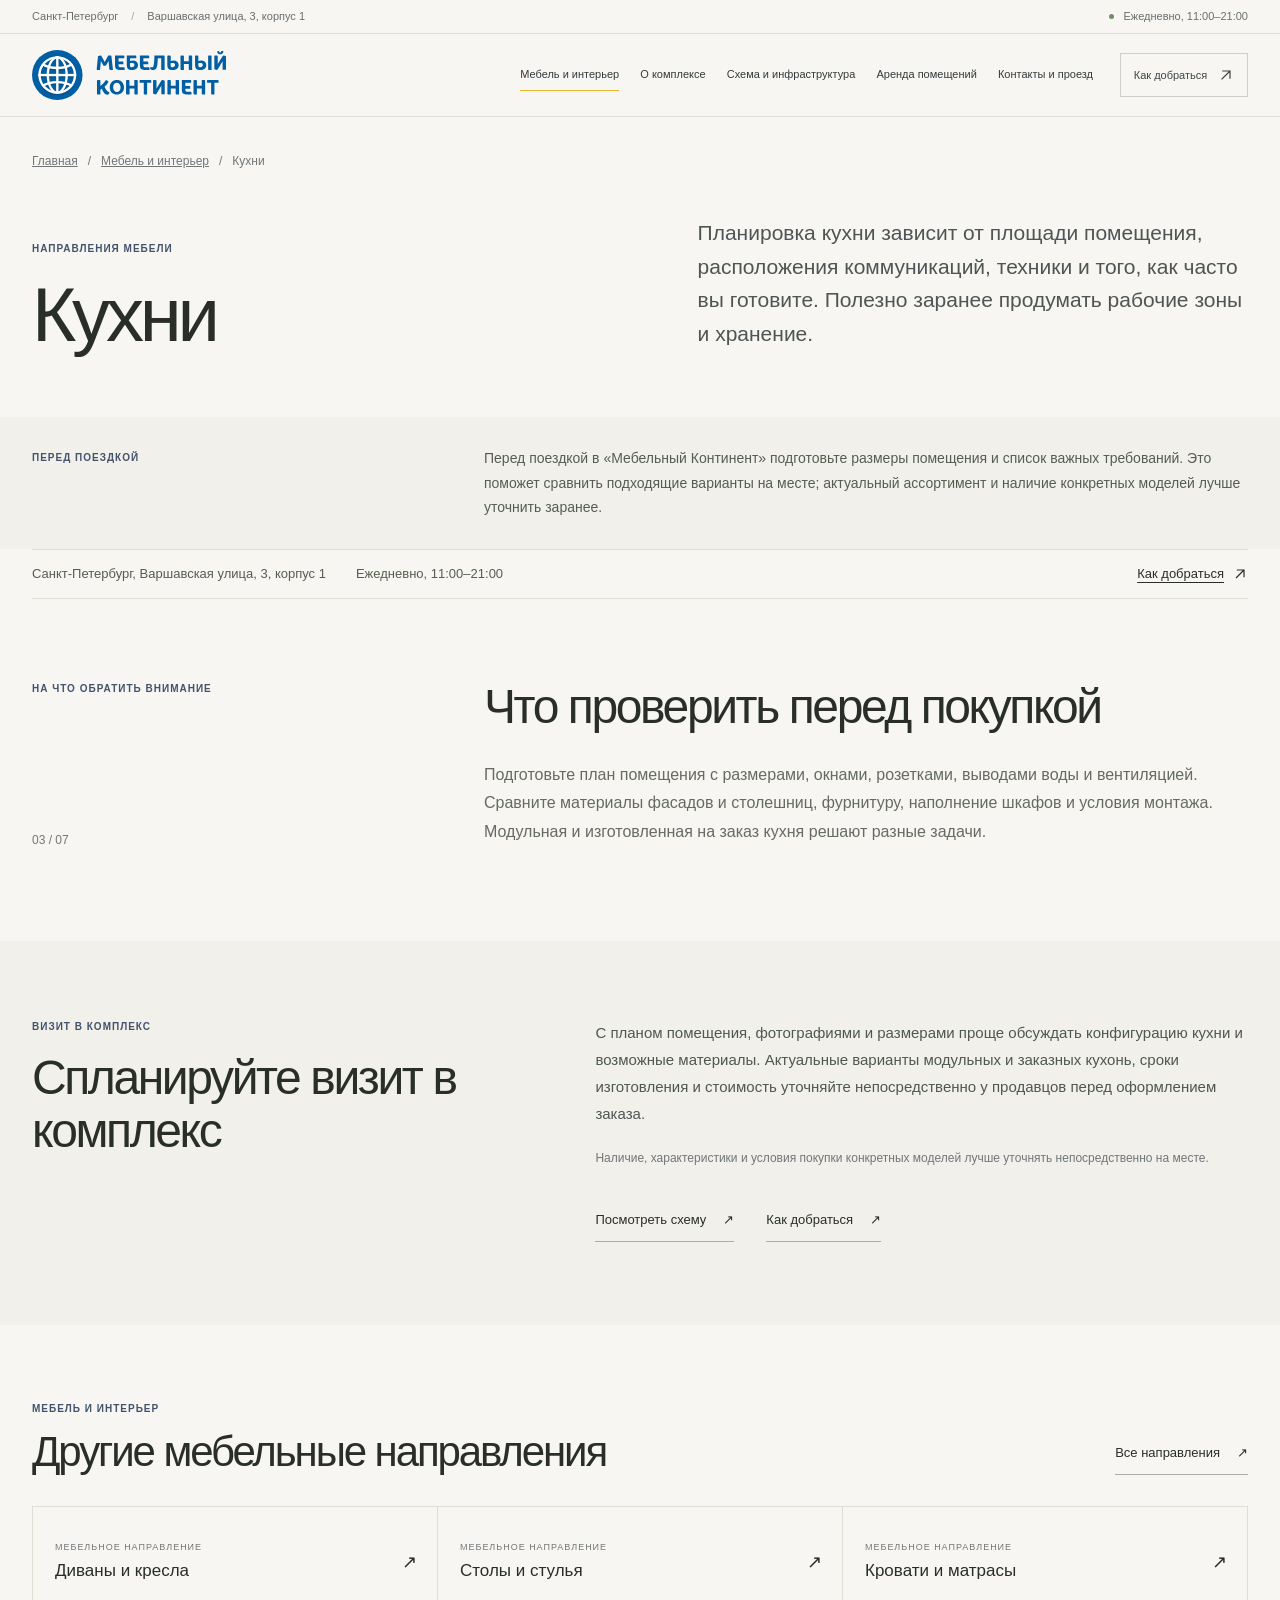
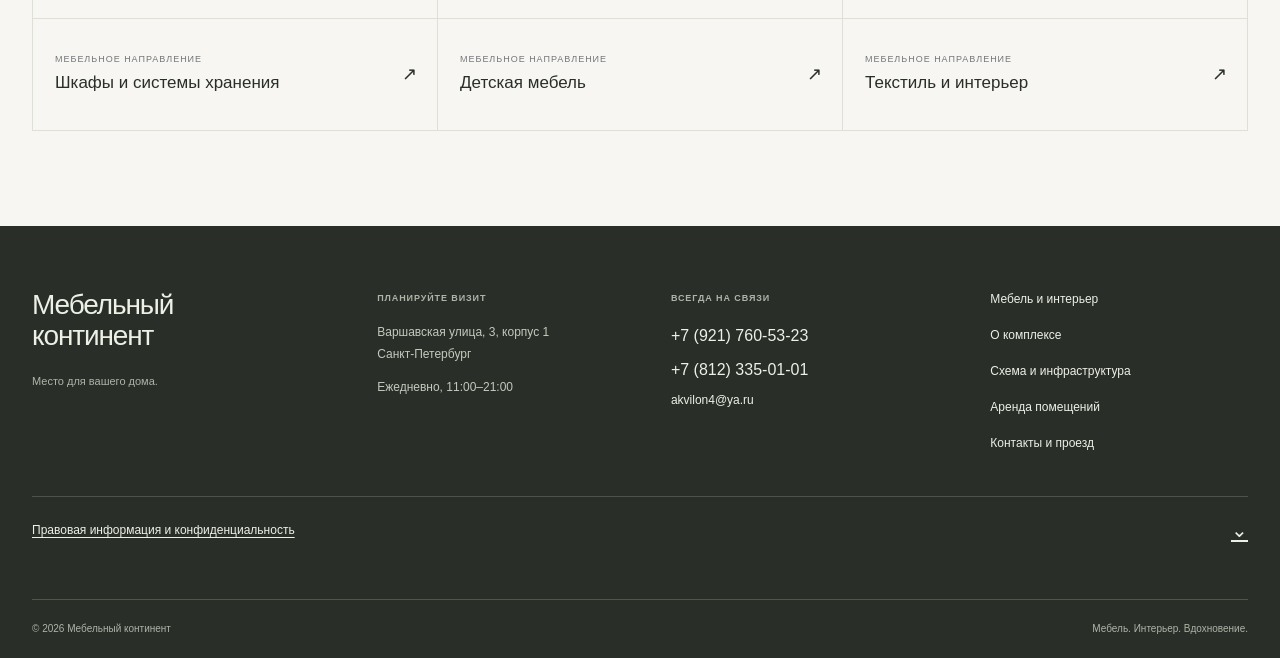
<file: catalog/kuhonnie_garnituri/index.html>
<!doctype html>
<html lang="ru"><head>
<meta charset="utf-8"><meta name="viewport" content="width=device-width, initial-scale=1"><meta name="theme-color" content="#f7f6f2">
<title>Кухни и кухонные гарнитуры — Мебельный континент, Санкт-Петербург</title><meta name="description" content="Планировка кухни зависит от площади помещения, расположения коммуникаций, техники и того, как часто вы готовите. Полезно заранее продумать рабочие зоны и хранение."><link rel="stylesheet" href="../../styles.css"><script src="../../app.js" defer></script>
</head><body>
    <a class="skip-link" href="#main">Перейти к содержимому</a>
    <header class="site-header">
      <div class="topline"><div class="shell topline__inner"><p class="topline__address"><span>Санкт-Петербург</span><span class="topline__separator" aria-hidden="true">/</span><span>Варшавская улица, 3, корпус 1</span></p><p class="topline__hours"><span class="status-dot" aria-hidden="true"></span>Ежедневно, 11:00–21:00</p></div></div>
      <div class="main-header"><div class="shell main-header__inner">
        <a class="brand" href="../../" aria-label="Мебельный континент — главная"><img src="../../assets/logo.svg" width="188" height="49" alt="Мебельный континент"></a>
        <nav class="desktop-nav" aria-label="Основная навигация"><a href="../../catalog/" aria-current="page">Мебель и интерьер</a><a href="../../about/">О комплексе</a><a href="../../shops/scheme/">Схема и инфраструктура</a><a href="../../about/#rent">Аренда помещений</a><a href="../../contacts/">Контакты и проезд</a></nav>
        <div class="header-actions"><a class="route-link" href="../../contacts/#route">Как добраться <svg aria-hidden="true" viewBox="0 0 20 20" fill="none"><path d="M5 15 15 5M6 5h9v9" stroke="currentColor" stroke-width="1.5" stroke-linecap="square"/></svg></a><button class="menu-toggle" type="button" aria-expanded="false" aria-controls="site-menu" aria-label="Открыть меню"><span></span><span></span><span></span></button></div>
      </div></div>
      <nav class="menu-panel" id="site-menu" aria-label="Главное меню" hidden><div class="shell menu-panel__inner"><a href="../../catalog/">Мебель и интерьер <span aria-hidden="true">↗</span></a><a href="../../about/">О комплексе <span aria-hidden="true">↗</span></a><a href="../../shops/scheme/">Схема и инфраструктура <span aria-hidden="true">↗</span></a><a href="../../about/#rent">Аренда помещений <span aria-hidden="true">↗</span></a><a href="../../contacts/">Контакты и проезд <span aria-hidden="true">↗</span></a></div></nav>
    </header>
<main id="main" class="category-page" tabindex="-1">
  <section class="category-hero" aria-labelledby="category-title"><div class="shell">
    <nav class="catalog-breadcrumb" aria-label="Хлебные крошки"><a href="../../">Главная</a><span aria-hidden="true">/</span><a href="../../catalog/">Мебель и интерьер</a><span aria-hidden="true">/</span><span aria-current="page">Кухни</span></nav>
    <div class="category-hero__grid"><div><p class="section-kicker category-hero__kicker">Направления мебели</p><h1 id="category-title">Кухни</h1></div><p class="category-hero__lead">Планировка кухни зависит от площади помещения, расположения коммуникаций, техники и того, как часто вы готовите. Полезно заранее продумать рабочие зоны и хранение.</p></div>
  </div></section>
  <section class="category-trip-section" aria-label="Подготовка к выбору мебели"><div class="shell category-trip"><p class="section-kicker category-trip__kicker">Перед поездкой</p><p>Перед поездкой в «Мебельный Континент» подготовьте размеры помещения и список важных требований. Это поможет сравнить подходящие варианты на месте; актуальный ассортимент и наличие конкретных моделей лучше уточнить заранее.</p></div></section>
  <div class="shell catalog-visit-strip category-visit-strip" aria-label="Информация для посещения"><span>Санкт-Петербург, Варшавская улица, 3, корпус 1</span><span>Ежедневно, 11:00–21:00</span><a href="../../contacts/#route">Как добраться <svg aria-hidden="true" viewBox="0 0 20 20" fill="none"><path d="M5 15 15 5M6 5h9v9" stroke="currentColor" stroke-width="1.5"/></svg></a></div>
  <section class="shell category-editorial" aria-labelledby="category-check-title"><div class="category-editorial__label"><p class="section-kicker">На что обратить внимание</p><span>03 / 07</span></div><div class="category-editorial__content"><h2 id="category-check-title">Что проверить перед покупкой</h2><p>Подготовьте план помещения с размерами, окнами, розетками, выводами воды и вентиляцией. Сравните материалы фасадов и столешниц, фурнитуру, наполнение шкафов и условия монтажа. Модульная и изготовленная на заказ кухня решают разные задачи.</p></div></section>
  <section class="category-visit-section" aria-labelledby="category-visit-title"><div class="shell category-visit__grid">
    <div><p class="section-kicker category-visit__kicker">Визит в комплекс</p><h2 id="category-visit-title">Спланируйте визит в комплекс</h2></div>
    <div class="category-visit__content"><p>С планом помещения, фотографиями и размерами проще обсуждать конфигурацию кухни и возможные материалы. Актуальные варианты модульных и заказных кухонь, сроки изготовления и стоимость уточняйте непосредственно у продавцов перед оформлением заказа.</p><p class="category-visit__disclaimer">Наличие, характеристики и условия покупки конкретных моделей лучше уточнять непосредственно на месте.</p><div class="category-visit__links"><a href="../../shops/scheme/">Посмотреть схему <span aria-hidden="true">↗</span></a><a href="../../contacts/#route">Как добраться <span aria-hidden="true">↗</span></a></div></div>
  </div></section>
  <section class="shell category-related" aria-labelledby="category-related-title"><div class="category-related__heading"><div><p class="section-kicker">Мебель и интерьер</p><h2 id="category-related-title">Другие мебельные направления</h2></div><a class="category-related__all" href="../../catalog/">Все направления <span aria-hidden="true">↗</span></a></div><div class="category-related__grid">          <a class="category-related-card" href="../../catalog/divani_i_kresla/"><span class="category-related-card__eyebrow">Мебельное направление</span><span class="category-related-card__title">Диваны и кресла</span><span class="category-related-card__arrow" aria-hidden="true">↗</span></a>
          <a class="category-related-card" href="../../catalog/stoli_i_stoliki/"><span class="category-related-card__eyebrow">Мебельное направление</span><span class="category-related-card__title">Столы и стулья</span><span class="category-related-card__arrow" aria-hidden="true">↗</span></a>
          <a class="category-related-card" href="../../catalog/krovati_i_matrasi/"><span class="category-related-card__eyebrow">Мебельное направление</span><span class="category-related-card__title">Кровати и матрасы</span><span class="category-related-card__arrow" aria-hidden="true">↗</span></a>
          <a class="category-related-card" href="../../catalog/hranenie_i_porjadok/"><span class="category-related-card__eyebrow">Мебельное направление</span><span class="category-related-card__title">Шкафы и системы хранения</span><span class="category-related-card__arrow" aria-hidden="true">↗</span></a>
          <a class="category-related-card" href="../../catalog/detskie/"><span class="category-related-card__eyebrow">Мебельное направление</span><span class="category-related-card__title">Детская мебель</span><span class="category-related-card__arrow" aria-hidden="true">↗</span></a>
          <a class="category-related-card" href="../../catalog/tekstil/"><span class="category-related-card__eyebrow">Мебельное направление</span><span class="category-related-card__title">Текстиль и интерьер</span><span class="category-related-card__arrow" aria-hidden="true">↗</span></a></div></section>
</main>
    <footer class="site-footer"><div class="shell">
      <div class="site-footer__top">
        <a class="site-footer__brand" href="../../">Мебельный<br>континент<span>Место для вашего дома.</span></a>
        <div><p class="section-kicker">Планируйте визит</p><p>Варшавская улица, 3, корпус 1<br>Санкт-Петербург</p><p>Ежедневно, 11:00–21:00</p></div>
        <div><p class="section-kicker">Всегда на связи</p><a class="site-footer__phone" href="tel:+79217605323">+7 (921) 760-53-23</a><a class="site-footer__phone" href="tel:+78123350101">+7 (812) 335-01-01</a><a href="mailto:akvilon4@ya.ru">akvilon4@ya.ru</a></div>
        <nav class="site-footer__nav" aria-label="Навигация в подвале"><a href="../../catalog/">Мебель и интерьер</a><a href="../../about/">О комплексе</a><a href="../../shops/scheme/">Схема и инфраструктура</a><a href="../../about/#rent">Аренда помещений</a><a href="../../contacts/">Контакты и проезд</a></nav>
      </div>
      <details class="site-legal" id="legal"><summary>Правовая информация и конфиденциальность <span class="site-legal__arrow" aria-hidden="true">⌄</span></summary><div class="site-legal__body">
        <section aria-label="Сведения о владельце сайта"><h2>Сведения о владельце сайта</h2><p>ООО «Аквилон Сервис»</p><p>ИНН 7840124974, КПП 784001001</p></section>
        <section><h2>Использование информации сайта</h2><p>Схемы предназначены для ориентации в торговом центре. При посещении следуйте указателям и инструкциям сотрудников. Схемы сайта не заменяют планы эвакуации.</p></section>
        <section><h2>Персональные данные и конфиденциальность</h2><p>На этой версии сайта нет регистрации и контактных форм. При переходе на внешние сайты или отправке письма действуют правила соответствующего сервиса.</p></section>
        <section><h2>Cookies и аналитика</h2><p>При переходе на внешние сайты действуют правила их владельцев.</p></section>
        <p class="site-legal__contact">По вопросам информации на сайте: <a href="mailto:akvilon.online@ya.ru">akvilon.online@ya.ru</a>.</p>
      </div></details>
      <div class="site-footer__bottom"><span>© 2026 Мебельный континент</span><span>Мебель. Интерьер. Вдохновение.</span></div>
    </div></footer>
</body></html>
</file>
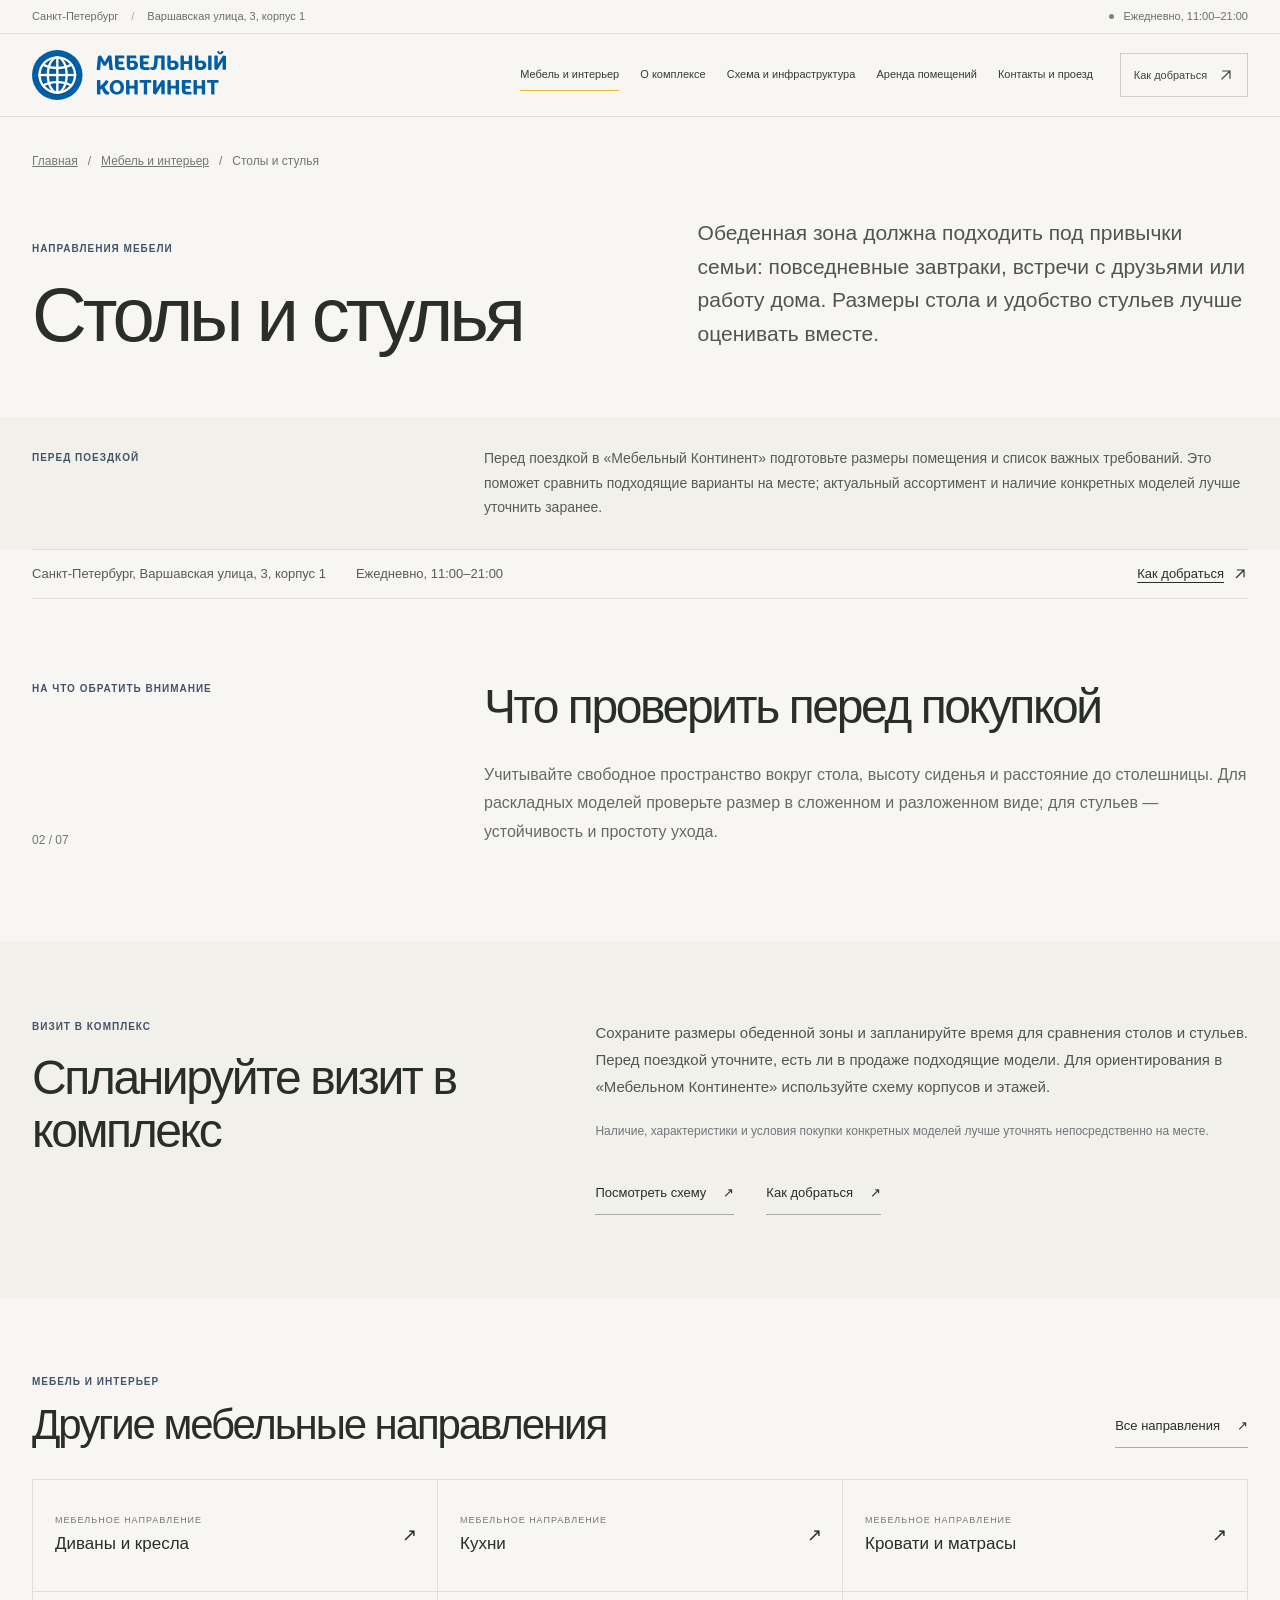
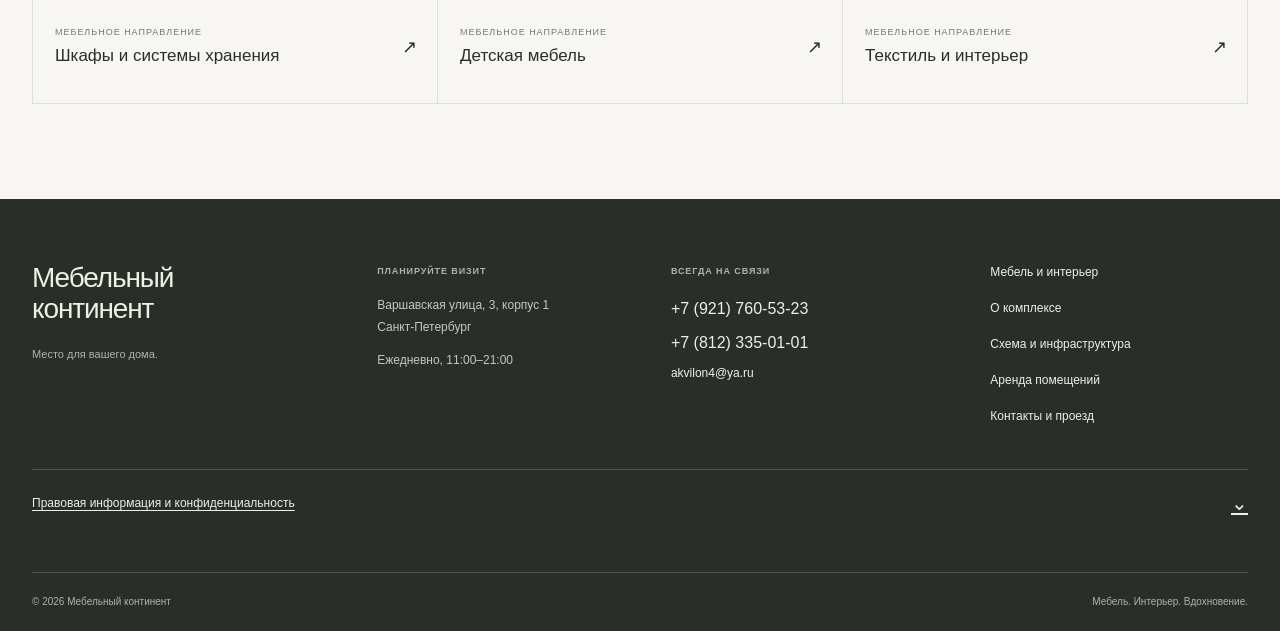
<file: catalog/stoli_i_stoliki/index.html>
<!doctype html>
<html lang="ru"><head>
<meta charset="utf-8"><meta name="viewport" content="width=device-width, initial-scale=1"><meta name="theme-color" content="#f7f6f2">
<title>Столы и стулья — Мебельный континент, Санкт-Петербург</title><meta name="description" content="Обеденная зона должна подходить под привычки семьи: повседневные завтраки, встречи с друзьями или работу дома. Размеры стола и удобство стульев лучше оценивать вместе."><link rel="stylesheet" href="../../styles.css"><script src="../../app.js" defer></script>
</head><body>
    <a class="skip-link" href="#main">Перейти к содержимому</a>
    <header class="site-header">
      <div class="topline"><div class="shell topline__inner"><p class="topline__address"><span>Санкт-Петербург</span><span class="topline__separator" aria-hidden="true">/</span><span>Варшавская улица, 3, корпус 1</span></p><p class="topline__hours"><span class="status-dot" aria-hidden="true"></span>Ежедневно, 11:00–21:00</p></div></div>
      <div class="main-header"><div class="shell main-header__inner">
        <a class="brand" href="../../" aria-label="Мебельный континент — главная"><img src="../../assets/logo.svg" width="188" height="49" alt="Мебельный континент"></a>
        <nav class="desktop-nav" aria-label="Основная навигация"><a href="../../catalog/" aria-current="page">Мебель и интерьер</a><a href="../../about/">О комплексе</a><a href="../../shops/scheme/">Схема и инфраструктура</a><a href="../../about/#rent">Аренда помещений</a><a href="../../contacts/">Контакты и проезд</a></nav>
        <div class="header-actions"><a class="route-link" href="../../contacts/#route">Как добраться <svg aria-hidden="true" viewBox="0 0 20 20" fill="none"><path d="M5 15 15 5M6 5h9v9" stroke="currentColor" stroke-width="1.5" stroke-linecap="square"/></svg></a><button class="menu-toggle" type="button" aria-expanded="false" aria-controls="site-menu" aria-label="Открыть меню"><span></span><span></span><span></span></button></div>
      </div></div>
      <nav class="menu-panel" id="site-menu" aria-label="Главное меню" hidden><div class="shell menu-panel__inner"><a href="../../catalog/">Мебель и интерьер <span aria-hidden="true">↗</span></a><a href="../../about/">О комплексе <span aria-hidden="true">↗</span></a><a href="../../shops/scheme/">Схема и инфраструктура <span aria-hidden="true">↗</span></a><a href="../../about/#rent">Аренда помещений <span aria-hidden="true">↗</span></a><a href="../../contacts/">Контакты и проезд <span aria-hidden="true">↗</span></a></div></nav>
    </header>
<main id="main" class="category-page" tabindex="-1">
  <section class="category-hero" aria-labelledby="category-title"><div class="shell">
    <nav class="catalog-breadcrumb" aria-label="Хлебные крошки"><a href="../../">Главная</a><span aria-hidden="true">/</span><a href="../../catalog/">Мебель и интерьер</a><span aria-hidden="true">/</span><span aria-current="page">Столы и стулья</span></nav>
    <div class="category-hero__grid"><div><p class="section-kicker category-hero__kicker">Направления мебели</p><h1 id="category-title">Столы и стулья</h1></div><p class="category-hero__lead">Обеденная зона должна подходить под привычки семьи: повседневные завтраки, встречи с друзьями или работу дома. Размеры стола и удобство стульев лучше оценивать вместе.</p></div>
  </div></section>
  <section class="category-trip-section" aria-label="Подготовка к выбору мебели"><div class="shell category-trip"><p class="section-kicker category-trip__kicker">Перед поездкой</p><p>Перед поездкой в «Мебельный Континент» подготовьте размеры помещения и список важных требований. Это поможет сравнить подходящие варианты на месте; актуальный ассортимент и наличие конкретных моделей лучше уточнить заранее.</p></div></section>
  <div class="shell catalog-visit-strip category-visit-strip" aria-label="Информация для посещения"><span>Санкт-Петербург, Варшавская улица, 3, корпус 1</span><span>Ежедневно, 11:00–21:00</span><a href="../../contacts/#route">Как добраться <svg aria-hidden="true" viewBox="0 0 20 20" fill="none"><path d="M5 15 15 5M6 5h9v9" stroke="currentColor" stroke-width="1.5"/></svg></a></div>
  <section class="shell category-editorial" aria-labelledby="category-check-title"><div class="category-editorial__label"><p class="section-kicker">На что обратить внимание</p><span>02 / 07</span></div><div class="category-editorial__content"><h2 id="category-check-title">Что проверить перед покупкой</h2><p>Учитывайте свободное пространство вокруг стола, высоту сиденья и расстояние до столешницы. Для раскладных моделей проверьте размер в сложенном и разложенном виде; для стульев — устойчивость и простоту ухода.</p></div></section>
  <section class="category-visit-section" aria-labelledby="category-visit-title"><div class="shell category-visit__grid">
    <div><p class="section-kicker category-visit__kicker">Визит в комплекс</p><h2 id="category-visit-title">Спланируйте визит в комплекс</h2></div>
    <div class="category-visit__content"><p>Сохраните размеры обеденной зоны и запланируйте время для сравнения столов и стульев. Перед поездкой уточните, есть ли в продаже подходящие модели. Для ориентирования в «Мебельном Континенте» используйте схему корпусов и этажей.</p><p class="category-visit__disclaimer">Наличие, характеристики и условия покупки конкретных моделей лучше уточнять непосредственно на месте.</p><div class="category-visit__links"><a href="../../shops/scheme/">Посмотреть схему <span aria-hidden="true">↗</span></a><a href="../../contacts/#route">Как добраться <span aria-hidden="true">↗</span></a></div></div>
  </div></section>
  <section class="shell category-related" aria-labelledby="category-related-title"><div class="category-related__heading"><div><p class="section-kicker">Мебель и интерьер</p><h2 id="category-related-title">Другие мебельные направления</h2></div><a class="category-related__all" href="../../catalog/">Все направления <span aria-hidden="true">↗</span></a></div><div class="category-related__grid">          <a class="category-related-card" href="../../catalog/divani_i_kresla/"><span class="category-related-card__eyebrow">Мебельное направление</span><span class="category-related-card__title">Диваны и кресла</span><span class="category-related-card__arrow" aria-hidden="true">↗</span></a>
          <a class="category-related-card" href="../../catalog/kuhonnie_garnituri/"><span class="category-related-card__eyebrow">Мебельное направление</span><span class="category-related-card__title">Кухни</span><span class="category-related-card__arrow" aria-hidden="true">↗</span></a>
          <a class="category-related-card" href="../../catalog/krovati_i_matrasi/"><span class="category-related-card__eyebrow">Мебельное направление</span><span class="category-related-card__title">Кровати и матрасы</span><span class="category-related-card__arrow" aria-hidden="true">↗</span></a>
          <a class="category-related-card" href="../../catalog/hranenie_i_porjadok/"><span class="category-related-card__eyebrow">Мебельное направление</span><span class="category-related-card__title">Шкафы и системы хранения</span><span class="category-related-card__arrow" aria-hidden="true">↗</span></a>
          <a class="category-related-card" href="../../catalog/detskie/"><span class="category-related-card__eyebrow">Мебельное направление</span><span class="category-related-card__title">Детская мебель</span><span class="category-related-card__arrow" aria-hidden="true">↗</span></a>
          <a class="category-related-card" href="../../catalog/tekstil/"><span class="category-related-card__eyebrow">Мебельное направление</span><span class="category-related-card__title">Текстиль и интерьер</span><span class="category-related-card__arrow" aria-hidden="true">↗</span></a></div></section>
</main>
    <footer class="site-footer"><div class="shell">
      <div class="site-footer__top">
        <a class="site-footer__brand" href="../../">Мебельный<br>континент<span>Место для вашего дома.</span></a>
        <div><p class="section-kicker">Планируйте визит</p><p>Варшавская улица, 3, корпус 1<br>Санкт-Петербург</p><p>Ежедневно, 11:00–21:00</p></div>
        <div><p class="section-kicker">Всегда на связи</p><a class="site-footer__phone" href="tel:+79217605323">+7 (921) 760-53-23</a><a class="site-footer__phone" href="tel:+78123350101">+7 (812) 335-01-01</a><a href="mailto:akvilon4@ya.ru">akvilon4@ya.ru</a></div>
        <nav class="site-footer__nav" aria-label="Навигация в подвале"><a href="../../catalog/">Мебель и интерьер</a><a href="../../about/">О комплексе</a><a href="../../shops/scheme/">Схема и инфраструктура</a><a href="../../about/#rent">Аренда помещений</a><a href="../../contacts/">Контакты и проезд</a></nav>
      </div>
      <details class="site-legal" id="legal"><summary>Правовая информация и конфиденциальность <span class="site-legal__arrow" aria-hidden="true">⌄</span></summary><div class="site-legal__body">
        <section aria-label="Сведения о владельце сайта"><h2>Сведения о владельце сайта</h2><p>ООО «Аквилон Сервис»</p><p>ИНН 7840124974, КПП 784001001</p></section>
        <section><h2>Использование информации сайта</h2><p>Схемы предназначены для ориентации в торговом центре. При посещении следуйте указателям и инструкциям сотрудников. Схемы сайта не заменяют планы эвакуации.</p></section>
        <section><h2>Персональные данные и конфиденциальность</h2><p>На этой версии сайта нет регистрации и контактных форм. При переходе на внешние сайты или отправке письма действуют правила соответствующего сервиса.</p></section>
        <section><h2>Cookies и аналитика</h2><p>При переходе на внешние сайты действуют правила их владельцев.</p></section>
        <p class="site-legal__contact">По вопросам информации на сайте: <a href="mailto:akvilon.online@ya.ru">akvilon.online@ya.ru</a>.</p>
      </div></details>
      <div class="site-footer__bottom"><span>© 2026 Мебельный континент</span><span>Мебель. Интерьер. Вдохновение.</span></div>
    </div></footer>
</body></html>
</file>
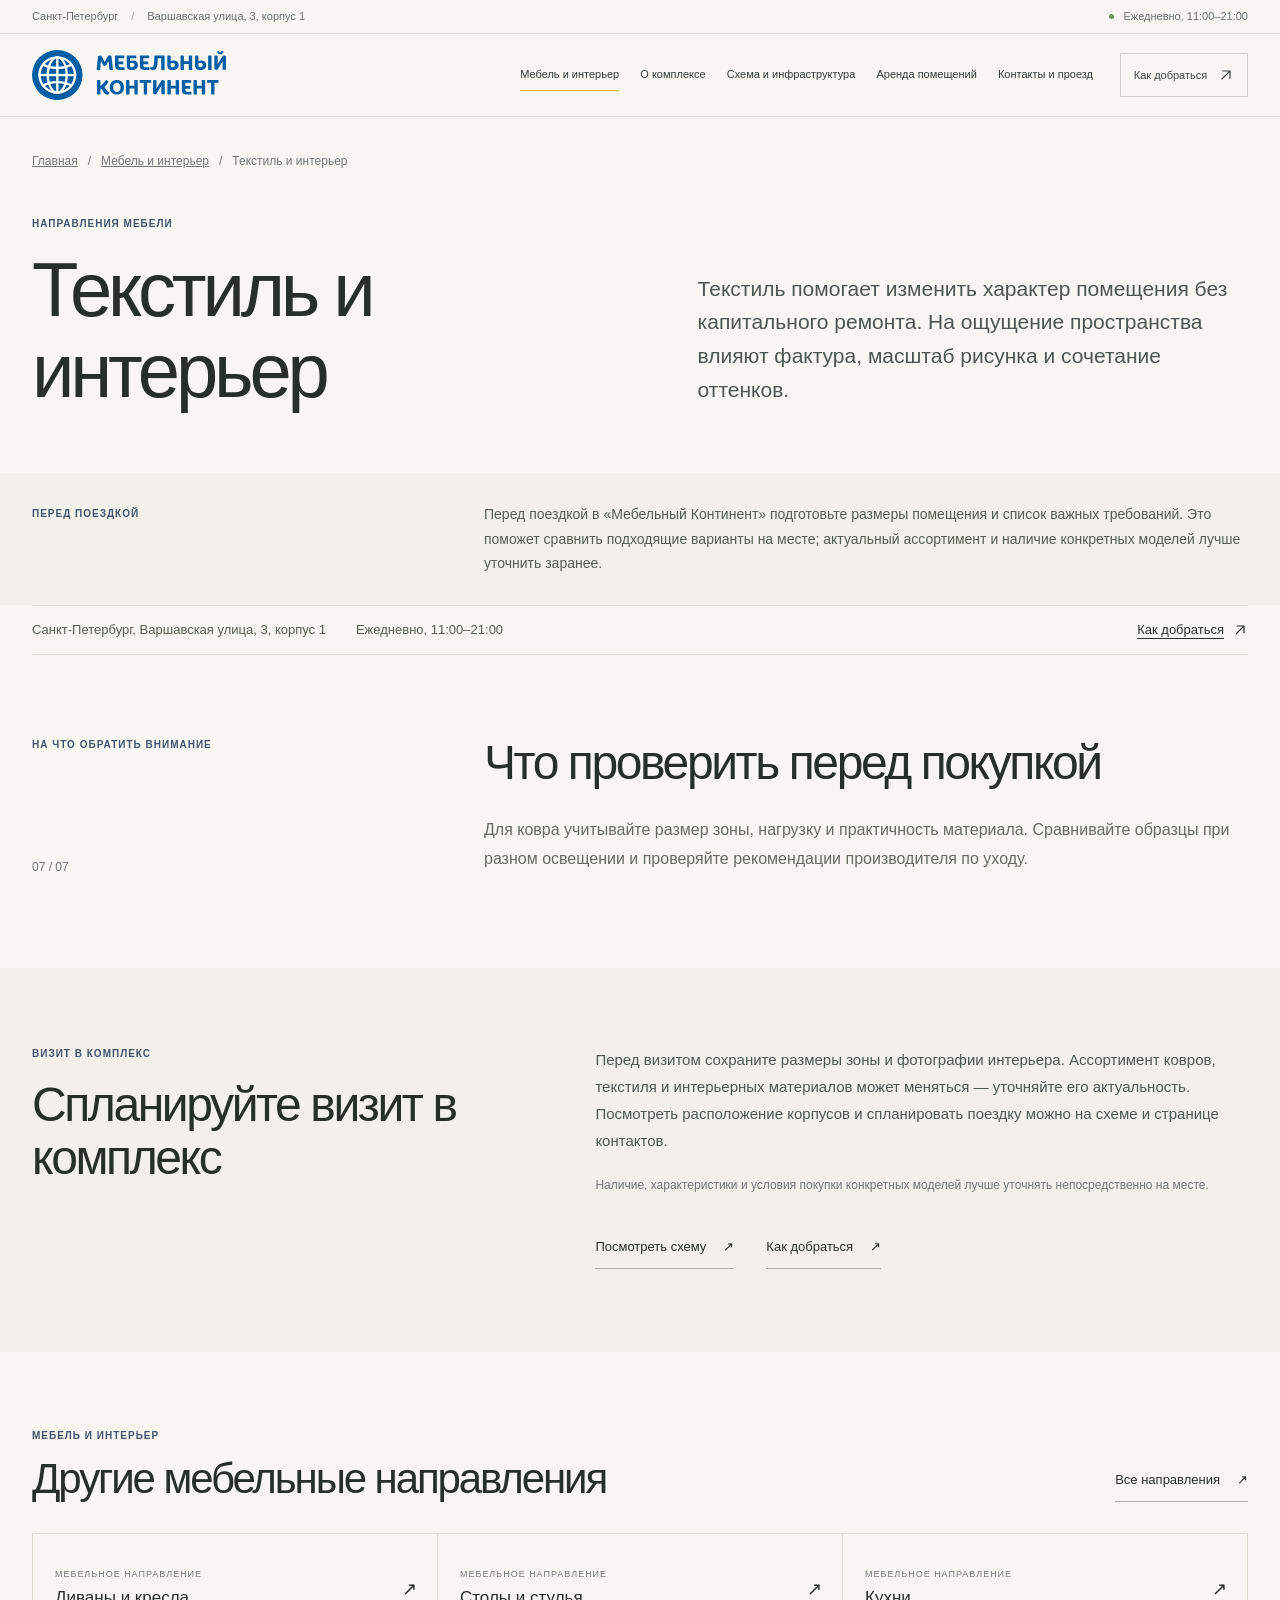
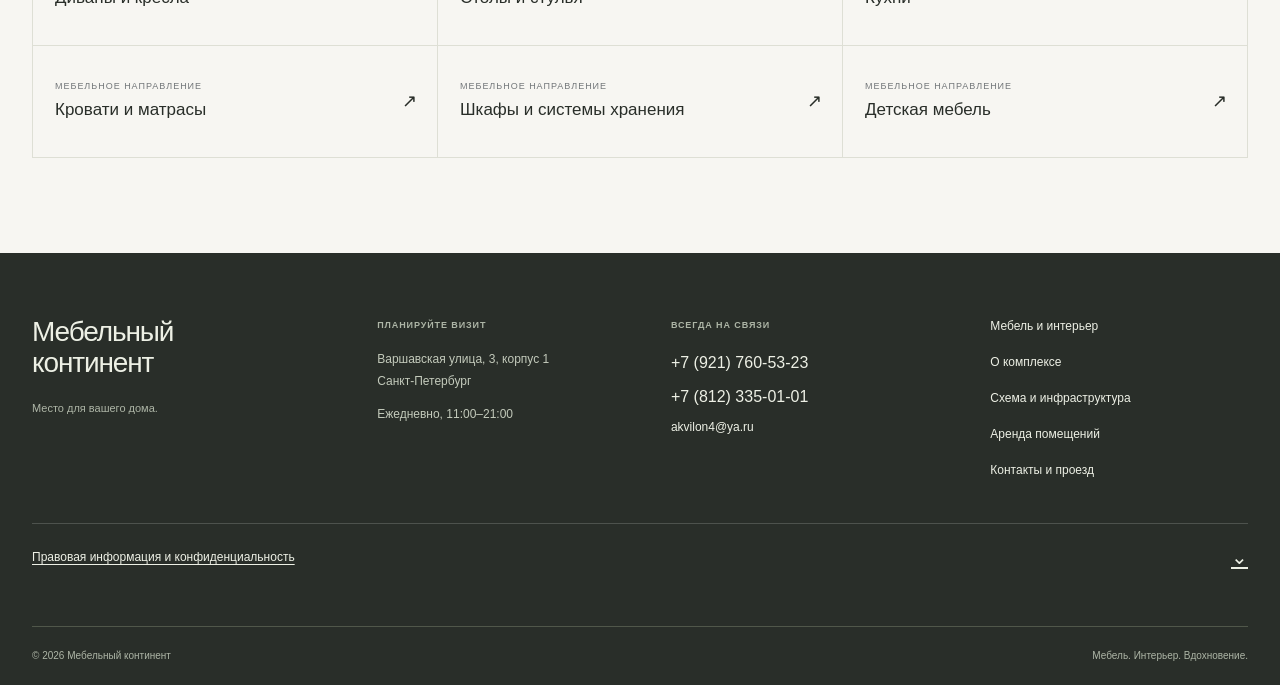
<file: catalog/tekstil/index.html>
<!doctype html>
<html lang="ru"><head>
<meta charset="utf-8"><meta name="viewport" content="width=device-width, initial-scale=1"><meta name="theme-color" content="#f7f6f2">
<title>Текстиль и детали интерьера — Мебельный континент, СПб</title><meta name="description" content="Текстиль помогает изменить характер помещения без капитального ремонта. На ощущение пространства влияют фактура, масштаб рисунка и сочетание оттенков."><link rel="stylesheet" href="../../styles.css"><script src="../../app.js" defer></script>
</head><body>
    <a class="skip-link" href="#main">Перейти к содержимому</a>
    <header class="site-header">
      <div class="topline"><div class="shell topline__inner"><p class="topline__address"><span>Санкт-Петербург</span><span class="topline__separator" aria-hidden="true">/</span><span>Варшавская улица, 3, корпус 1</span></p><p class="topline__hours"><span class="status-dot" aria-hidden="true"></span>Ежедневно, 11:00–21:00</p></div></div>
      <div class="main-header"><div class="shell main-header__inner">
        <a class="brand" href="../../" aria-label="Мебельный континент — главная"><img src="../../assets/logo.svg" width="188" height="49" alt="Мебельный континент"></a>
        <nav class="desktop-nav" aria-label="Основная навигация"><a href="../../catalog/" aria-current="page">Мебель и интерьер</a><a href="../../about/">О комплексе</a><a href="../../shops/scheme/">Схема и инфраструктура</a><a href="../../about/#rent">Аренда помещений</a><a href="../../contacts/">Контакты и проезд</a></nav>
        <div class="header-actions"><a class="route-link" href="../../contacts/#route">Как добраться <svg aria-hidden="true" viewBox="0 0 20 20" fill="none"><path d="M5 15 15 5M6 5h9v9" stroke="currentColor" stroke-width="1.5" stroke-linecap="square"/></svg></a><button class="menu-toggle" type="button" aria-expanded="false" aria-controls="site-menu" aria-label="Открыть меню"><span></span><span></span><span></span></button></div>
      </div></div>
      <nav class="menu-panel" id="site-menu" aria-label="Главное меню" hidden><div class="shell menu-panel__inner"><a href="../../catalog/">Мебель и интерьер <span aria-hidden="true">↗</span></a><a href="../../about/">О комплексе <span aria-hidden="true">↗</span></a><a href="../../shops/scheme/">Схема и инфраструктура <span aria-hidden="true">↗</span></a><a href="../../about/#rent">Аренда помещений <span aria-hidden="true">↗</span></a><a href="../../contacts/">Контакты и проезд <span aria-hidden="true">↗</span></a></div></nav>
    </header>
<main id="main" class="category-page" tabindex="-1">
  <section class="category-hero" aria-labelledby="category-title"><div class="shell">
    <nav class="catalog-breadcrumb" aria-label="Хлебные крошки"><a href="../../">Главная</a><span aria-hidden="true">/</span><a href="../../catalog/">Мебель и интерьер</a><span aria-hidden="true">/</span><span aria-current="page">Текстиль и интерьер</span></nav>
    <div class="category-hero__grid"><div><p class="section-kicker category-hero__kicker">Направления мебели</p><h1 id="category-title">Текстиль и интерьер</h1></div><p class="category-hero__lead">Текстиль помогает изменить характер помещения без капитального ремонта. На ощущение пространства влияют фактура, масштаб рисунка и сочетание оттенков.</p></div>
  </div></section>
  <section class="category-trip-section" aria-label="Подготовка к выбору мебели"><div class="shell category-trip"><p class="section-kicker category-trip__kicker">Перед поездкой</p><p>Перед поездкой в «Мебельный Континент» подготовьте размеры помещения и список важных требований. Это поможет сравнить подходящие варианты на месте; актуальный ассортимент и наличие конкретных моделей лучше уточнить заранее.</p></div></section>
  <div class="shell catalog-visit-strip category-visit-strip" aria-label="Информация для посещения"><span>Санкт-Петербург, Варшавская улица, 3, корпус 1</span><span>Ежедневно, 11:00–21:00</span><a href="../../contacts/#route">Как добраться <svg aria-hidden="true" viewBox="0 0 20 20" fill="none"><path d="M5 15 15 5M6 5h9v9" stroke="currentColor" stroke-width="1.5"/></svg></a></div>
  <section class="shell category-editorial" aria-labelledby="category-check-title"><div class="category-editorial__label"><p class="section-kicker">На что обратить внимание</p><span>07 / 07</span></div><div class="category-editorial__content"><h2 id="category-check-title">Что проверить перед покупкой</h2><p>Для ковра учитывайте размер зоны, нагрузку и практичность материала. Сравнивайте образцы при разном освещении и проверяйте рекомендации производителя по уходу.</p></div></section>
  <section class="category-visit-section" aria-labelledby="category-visit-title"><div class="shell category-visit__grid">
    <div><p class="section-kicker category-visit__kicker">Визит в комплекс</p><h2 id="category-visit-title">Спланируйте визит в комплекс</h2></div>
    <div class="category-visit__content"><p>Перед визитом сохраните размеры зоны и фотографии интерьера. Ассортимент ковров, текстиля и интерьерных материалов может меняться — уточняйте его актуальность. Посмотреть расположение корпусов и спланировать поездку можно на схеме и странице контактов.</p><p class="category-visit__disclaimer">Наличие, характеристики и условия покупки конкретных моделей лучше уточнять непосредственно на месте.</p><div class="category-visit__links"><a href="../../shops/scheme/">Посмотреть схему <span aria-hidden="true">↗</span></a><a href="../../contacts/#route">Как добраться <span aria-hidden="true">↗</span></a></div></div>
  </div></section>
  <section class="shell category-related" aria-labelledby="category-related-title"><div class="category-related__heading"><div><p class="section-kicker">Мебель и интерьер</p><h2 id="category-related-title">Другие мебельные направления</h2></div><a class="category-related__all" href="../../catalog/">Все направления <span aria-hidden="true">↗</span></a></div><div class="category-related__grid">          <a class="category-related-card" href="../../catalog/divani_i_kresla/"><span class="category-related-card__eyebrow">Мебельное направление</span><span class="category-related-card__title">Диваны и кресла</span><span class="category-related-card__arrow" aria-hidden="true">↗</span></a>
          <a class="category-related-card" href="../../catalog/stoli_i_stoliki/"><span class="category-related-card__eyebrow">Мебельное направление</span><span class="category-related-card__title">Столы и стулья</span><span class="category-related-card__arrow" aria-hidden="true">↗</span></a>
          <a class="category-related-card" href="../../catalog/kuhonnie_garnituri/"><span class="category-related-card__eyebrow">Мебельное направление</span><span class="category-related-card__title">Кухни</span><span class="category-related-card__arrow" aria-hidden="true">↗</span></a>
          <a class="category-related-card" href="../../catalog/krovati_i_matrasi/"><span class="category-related-card__eyebrow">Мебельное направление</span><span class="category-related-card__title">Кровати и матрасы</span><span class="category-related-card__arrow" aria-hidden="true">↗</span></a>
          <a class="category-related-card" href="../../catalog/hranenie_i_porjadok/"><span class="category-related-card__eyebrow">Мебельное направление</span><span class="category-related-card__title">Шкафы и системы хранения</span><span class="category-related-card__arrow" aria-hidden="true">↗</span></a>
          <a class="category-related-card" href="../../catalog/detskie/"><span class="category-related-card__eyebrow">Мебельное направление</span><span class="category-related-card__title">Детская мебель</span><span class="category-related-card__arrow" aria-hidden="true">↗</span></a></div></section>
</main>
    <footer class="site-footer"><div class="shell">
      <div class="site-footer__top">
        <a class="site-footer__brand" href="../../">Мебельный<br>континент<span>Место для вашего дома.</span></a>
        <div><p class="section-kicker">Планируйте визит</p><p>Варшавская улица, 3, корпус 1<br>Санкт-Петербург</p><p>Ежедневно, 11:00–21:00</p></div>
        <div><p class="section-kicker">Всегда на связи</p><a class="site-footer__phone" href="tel:+79217605323">+7 (921) 760-53-23</a><a class="site-footer__phone" href="tel:+78123350101">+7 (812) 335-01-01</a><a href="mailto:akvilon4@ya.ru">akvilon4@ya.ru</a></div>
        <nav class="site-footer__nav" aria-label="Навигация в подвале"><a href="../../catalog/">Мебель и интерьер</a><a href="../../about/">О комплексе</a><a href="../../shops/scheme/">Схема и инфраструктура</a><a href="../../about/#rent">Аренда помещений</a><a href="../../contacts/">Контакты и проезд</a></nav>
      </div>
      <details class="site-legal" id="legal"><summary>Правовая информация и конфиденциальность <span class="site-legal__arrow" aria-hidden="true">⌄</span></summary><div class="site-legal__body">
        <section aria-label="Сведения о владельце сайта"><h2>Сведения о владельце сайта</h2><p>ООО «Аквилон Сервис»</p><p>ИНН 7840124974, КПП 784001001</p></section>
        <section><h2>Использование информации сайта</h2><p>Схемы предназначены для ориентации в торговом центре. При посещении следуйте указателям и инструкциям сотрудников. Схемы сайта не заменяют планы эвакуации.</p></section>
        <section><h2>Персональные данные и конфиденциальность</h2><p>На этой версии сайта нет регистрации и контактных форм. При переходе на внешние сайты или отправке письма действуют правила соответствующего сервиса.</p></section>
        <section><h2>Cookies и аналитика</h2><p>При переходе на внешние сайты действуют правила их владельцев.</p></section>
        <p class="site-legal__contact">По вопросам информации на сайте: <a href="mailto:akvilon.online@ya.ru">akvilon.online@ya.ru</a>.</p>
      </div></details>
      <div class="site-footer__bottom"><span>© 2026 Мебельный континент</span><span>Мебель. Интерьер. Вдохновение.</span></div>
    </div></footer>
</body></html>
</file>
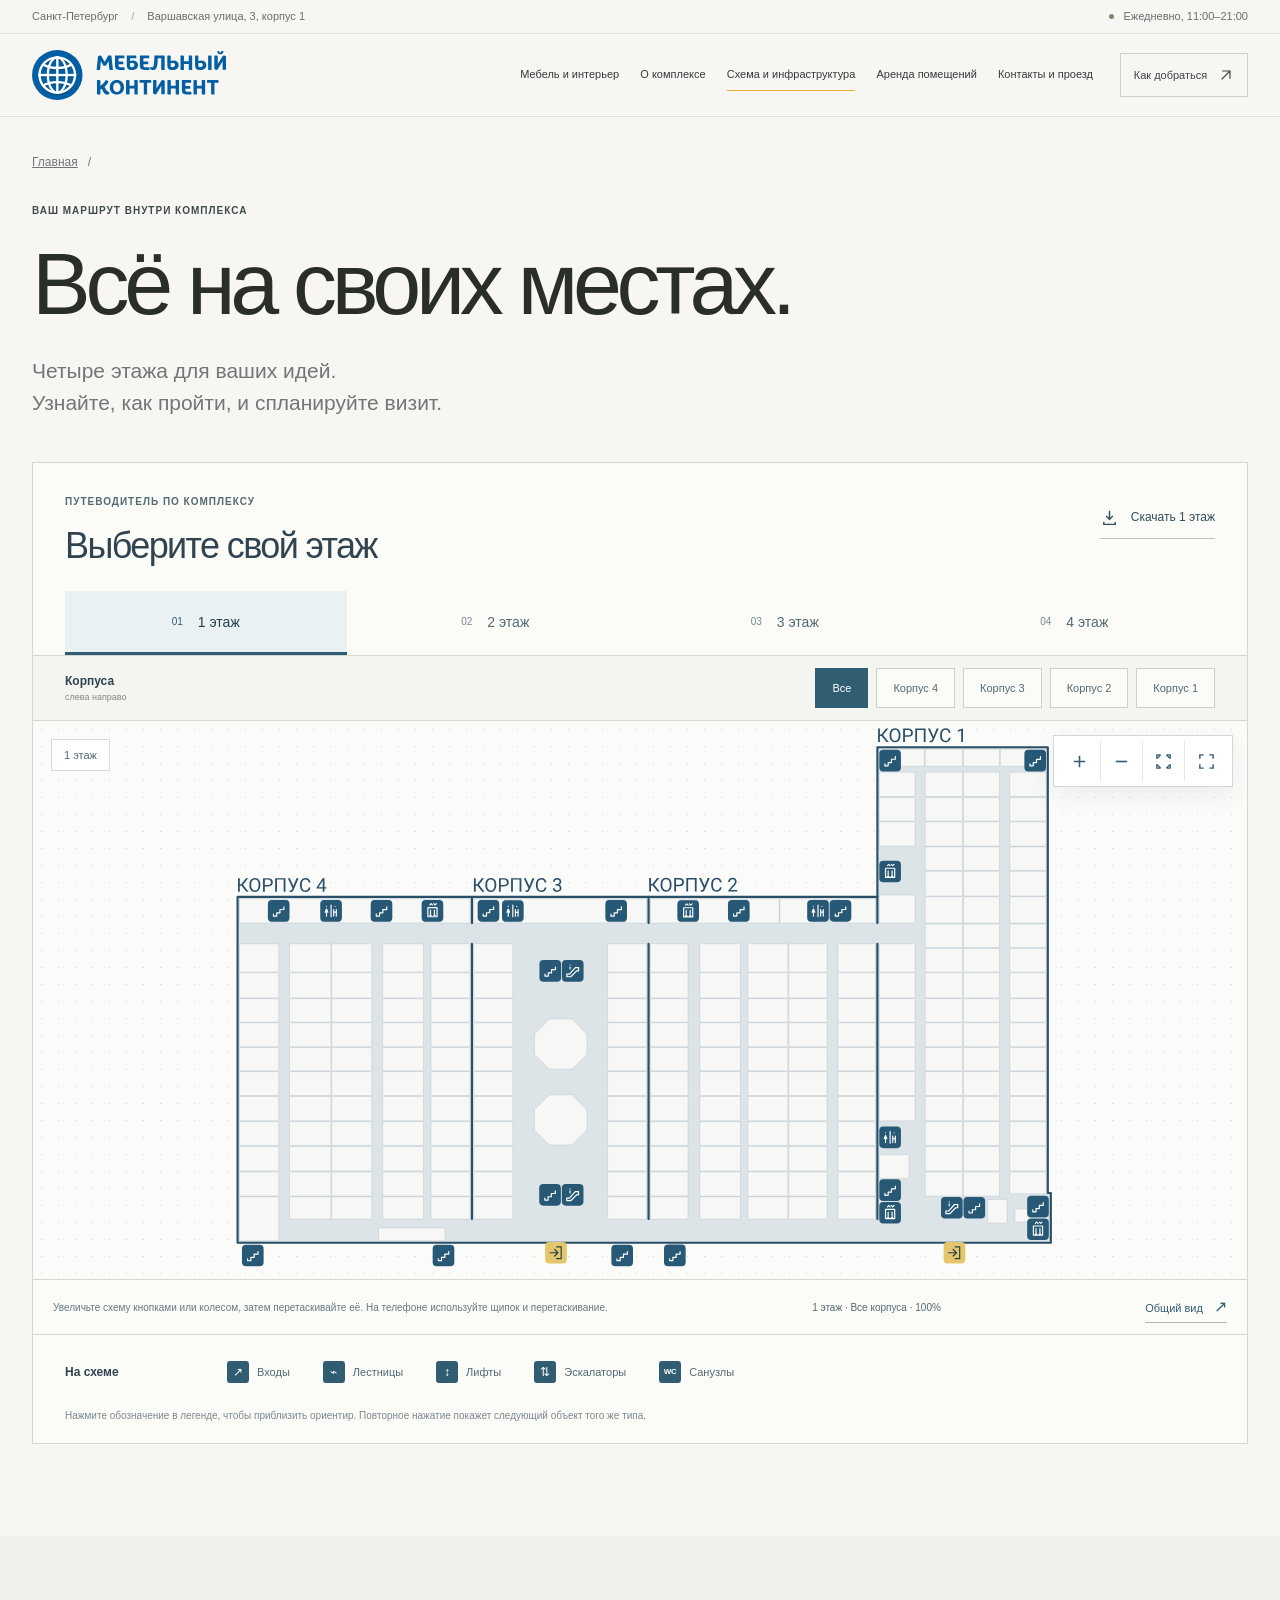
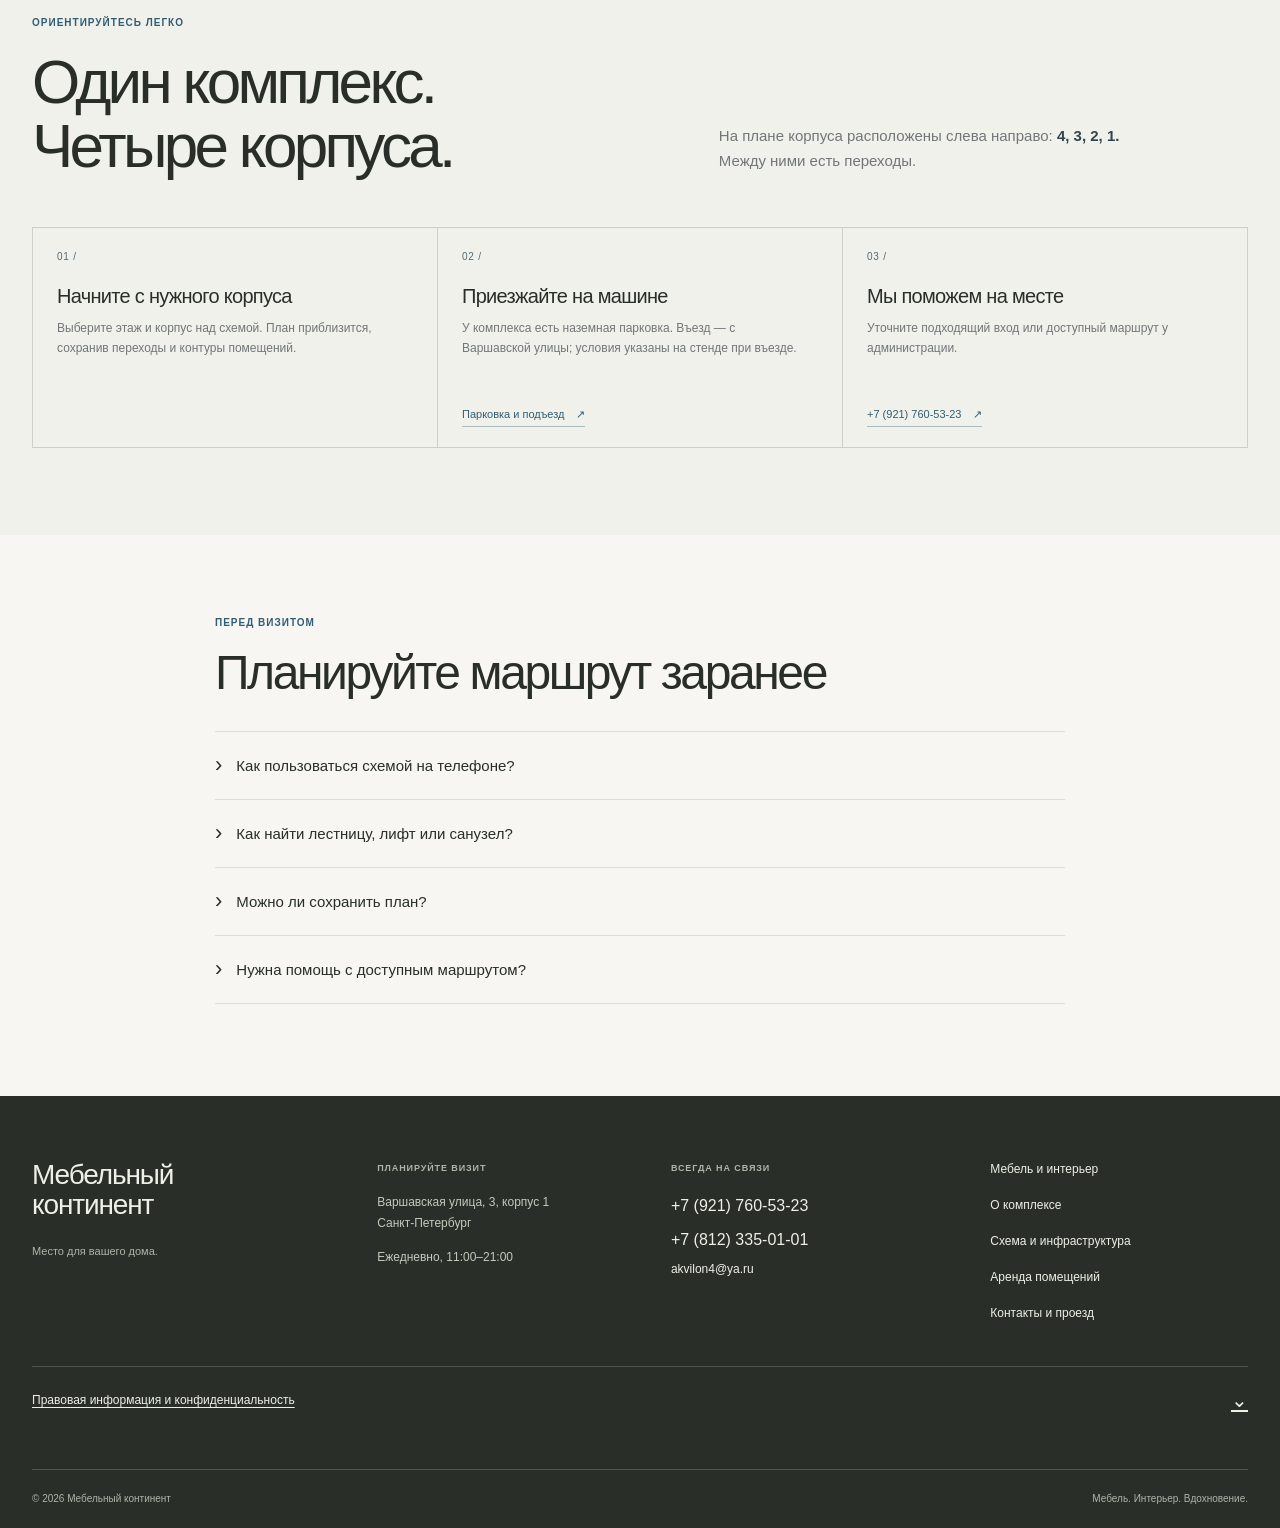
<file: shops/scheme/index.html>
<!doctype html>
<html lang="ru">
<head>
<meta charset="utf-8"><meta name="viewport" content="width=device-width, initial-scale=1"><meta name="theme-color" content="#f7f6f2">
<title>Схема и инфраструктура — Мебельный континент</title>
<meta name="description" content="Схема четырёх этажей и корпусов Мебельного континента. Найдите входы, лестницы, лифты, эскалаторы и санузлы перед визитом.">
<link rel="stylesheet" href="../../styles.css"><script src="../../app.js" defer></script>
</head>
<body>
<a class="skip-link" href="#main">Перейти к содержимому</a>
<header class="site-header">
      <div class="topline">
        <div class="shell topline__inner">
          <p class="topline__address"><span>Санкт-Петербург</span><span class="topline__separator" aria-hidden="true">/</span><span>Варшавская улица, 3, корпус 1</span></p>
          <p class="topline__hours"><span class="status-dot" aria-hidden="true"></span>Ежедневно, 11:00–21:00</p>
        </div>
      </div>
      <div class="main-header">
        <div class="shell main-header__inner">
          <a class="brand" href="../../" aria-label="Мебельный континент — главная">
            <img src="../../assets/logo.svg" width="188" height="49" alt="Мебельный континент">
          </a>
          <nav class="desktop-nav" aria-label="Основная навигация">
            <a href="../../catalog/">Мебель и интерьер</a>
            <a href="../../about/">О комплексе</a>
            <a href="../../shops/scheme/" aria-current="page">Схема и инфраструктура</a>
            <a href="../../about/#rent">Аренда помещений</a>
            <a href="../../contacts/">Контакты и проезд</a>
          </nav>
          <div class="header-actions">
            <a class="route-link" href="../../contacts/#route">Как добраться
              <svg aria-hidden="true" viewBox="0 0 20 20" fill="none"><path d="M5 15 15 5M6 5h9v9" stroke="currentColor" stroke-width="1.5" stroke-linecap="square"/></svg>
            </a>
            <button class="menu-toggle" type="button" aria-expanded="false" aria-controls="site-menu" aria-label="Открыть меню">
              <span></span><span></span><span></span>
            </button>
          </div>
        </div>
      </div>
      <nav class="menu-panel" id="site-menu" aria-label="Главное меню" hidden>
        <div class="shell menu-panel__inner">
          <a href="../../catalog/">Мебель и интерьер <span aria-hidden="true">↗</span></a>
          <a href="../../about/">О комплексе <span aria-hidden="true">↗</span></a>
          <a href="../../shops/scheme/">Схема и инфраструктура <span aria-hidden="true">↗</span></a>
          <a href="../../about/#rent">Аренда помещений <span aria-hidden="true">↗</span></a>
          <a href="../../contacts/">Контакты и проезд <span aria-hidden="true">↗</span></a>
        </div>
      </nav>
    </header>
<main id="main" class="scheme-page" data-scheme>
  <section class="scheme-hero shell" aria-labelledby="scheme-title">
    <nav class="catalog-breadcrumb" aria-label="Путь по сайту"><a href="../../">Главная</a><span aria-hidden="true">/</span></nav>
    <p class="section-kicker scheme-hero__kicker">Ваш маршрут внутри комплекса</p>
    <h1 id="scheme-title">Всё на своих местах.</h1>
    <p class="scheme-hero__lead">Четыре этажа для ваших идей.<br>Узнайте, как пройти, и спланируйте визит.</p>
  </section>
  <section class="scheme-board shell" id="plan" aria-label="Схема комплекса и инфраструктура">
    <div class="scheme-board__top">
      <div class="scheme-board__heading">
        <div><p class="section-kicker">Путеводитель по комплексу</p><h2>Выберите свой этаж</h2></div>
        <a class="scheme-download" data-plan-download href="../../assets/floor-1.svg" download="mebelny-kontinent-floor-1.svg"><svg aria-hidden="true" viewBox="0 0 20 20" fill="none"><path d="M10 2.8v9m-3.5-3.5L10 12l3.5-3.7M4 14.8v2.4h12v-2.4" stroke="currentColor" stroke-width="1.5"/></svg><span data-download-label>Скачать 1 этаж</span></a>
      </div>
      <div class="scheme-floor-tabs" role="tablist" aria-label="Этаж комплекса">
        <button type="button" role="tab" id="scheme-floor-1" aria-controls="scheme-map-panel" aria-selected="true" data-floor="1"><span>01</span>1 этаж</button>
        <button type="button" role="tab" id="scheme-floor-2" aria-controls="scheme-map-panel" aria-selected="false" data-floor="2"><span>02</span>2 этаж</button>
        <button type="button" role="tab" id="scheme-floor-3" aria-controls="scheme-map-panel" aria-selected="false" data-floor="3"><span>03</span>3 этаж</button>
        <button type="button" role="tab" id="scheme-floor-4" aria-controls="scheme-map-panel" aria-selected="false" data-floor="4"><span>04</span>4 этаж</button>
      </div>
    </div>
    <div class="scheme-corpus-row">
      <div class="scheme-corpus-label"><strong>Корпуса</strong><span>слева направо</span></div>
      <div class="scheme-corpus-buttons" role="group" aria-label="Выбор корпуса">
        <button type="button" data-corpus="all" aria-pressed="true">Все</button><button type="button" data-corpus="4" aria-pressed="false">Корпус 4</button><button type="button" data-corpus="3" aria-pressed="false">Корпус 3</button><button type="button" data-corpus="2" aria-pressed="false">Корпус 2</button><button type="button" data-corpus="1" aria-pressed="false">Корпус 1</button>
      </div>
    </div>
    <div class="scheme-map-panel" id="scheme-map-panel" role="tabpanel" aria-labelledby="scheme-floor-1" data-map-panel>
      <div class="scheme-map__toolbar" role="group" aria-label="Управление схемой">
        <button type="button" data-map-zoom="in" aria-label="Приблизить схему" title="Приблизить"><svg aria-hidden="true" viewBox="0 0 20 20" fill="none"><path d="M10 4v12M4 10h12" stroke="currentColor" stroke-width="1.7"/></svg></button>
        <button type="button" data-map-zoom="out" aria-label="Отдалить схему" title="Отдалить"><svg aria-hidden="true" viewBox="0 0 20 20" fill="none"><path d="M4 10h12" stroke="currentColor" stroke-width="1.7"/></svg></button>
        <button type="button" data-map-home aria-label="Показать весь этаж" title="Показать весь этаж"><svg aria-hidden="true" viewBox="0 0 20 20" fill="none"><path d="M7 3H3v4m10-4h4v4M3 13v4h4m10-4v4h-4M7 3 3 7m10-4 4 4m-14 6 4 4m10-4-4 4" stroke="currentColor" stroke-width="1.4"/></svg></button>
        <button type="button" data-map-fullscreen aria-label="Развернуть схему на весь экран" title="На весь экран"><svg aria-hidden="true" viewBox="0 0 20 20" fill="none"><path d="M7 3H3v4m10-4h4v4M3 13v4h4m10-4v4h-4" stroke="currentColor" stroke-width="1.5"/></svg></button>
      </div>
      <span class="scheme-map__floor-chip" data-floor-chip>1 этаж</span>
      <div class="scheme-map__viewport" data-map-viewport tabindex="0" role="application" aria-label="План первого этажа. Перемещение стрелками, плюс и минус для масштаба, Home для общего вида.">
        <div class="scheme-map__canvas" data-map-canvas><img src="../../assets/floor-1.svg" alt="План первого этажа Мебельного континента"></div>
      </div>
      <div class="scheme-map__bottom"><p><span>Увеличьте схему кнопками или колесом, затем перетаскивайте её.</span> На телефоне используйте щипок и перетаскивание.</p><output class="scheme-map__status" data-map-status aria-live="polite">1 этаж · Все корпуса · 100%</output><button type="button" data-map-reset>Общий вид <span aria-hidden="true">↗</span></button></div>
    </div>
    <div class="scheme-legend">
      <p class="scheme-legend__title">На схеме</p>
      <div class="scheme-legend__items" role="group" aria-label="Ориентиры на плане">
        <button type="button" data-map-focus="entry" aria-pressed="false"><span class="scheme-legend__icon scheme-legend__icon--entry" aria-hidden="true">↗</span>Входы</button>
        <button type="button" data-map-focus="stairs" aria-pressed="false"><span class="scheme-legend__icon scheme-legend__icon--stairs" aria-hidden="true">⌁</span>Лестницы</button>
        <button type="button" data-map-focus="lift" aria-pressed="false"><span class="scheme-legend__icon scheme-legend__icon--lift" aria-hidden="true">↕</span>Лифты</button>
        <button type="button" data-map-focus="escalator" aria-pressed="false"><span class="scheme-legend__icon scheme-legend__icon--escalator" aria-hidden="true">⇅</span>Эскалаторы</button>
        <button type="button" data-map-focus="wc" aria-pressed="false"><span class="scheme-legend__icon scheme-legend__icon--wc" aria-hidden="true">WC</span>Санузлы</button>
      </div>
    </div>
    <p class="scheme-map__help" data-map-help>Нажмите обозначение в легенде, чтобы приблизить ориентир. Повторное нажатие покажет следующий объект того же типа.</p>
  </section>
  <section class="scheme-orientation">
    <div class="shell">
      <p class="section-kicker scheme-orientation__kicker">Ориентируйтесь легко</p>
      <div class="scheme-orientation__heading"><h2>Один комплекс.<br>Четыре корпуса.</h2><p>На плане корпуса расположены слева направо: <strong>4, 3, 2, 1.</strong> Между ними есть переходы.</p></div>
      <div class="scheme-guide-grid">
        <article class="scheme-guide-card"><span class="scheme-guide-card__number">01 /</span><h3>Начните с нужного корпуса</h3><p>Выберите этаж и корпус над схемой. План приблизится, сохранив переходы и контуры помещений.</p></article>
        <article class="scheme-guide-card"><span class="scheme-guide-card__number">02 /</span><h3>Приезжайте на машине</h3><p>У комплекса есть наземная парковка. Въезд — с Варшавской улицы; условия указаны на стенде при въезде.</p><a href="../../contacts/#parking">Парковка и подъезд <span aria-hidden="true">↗</span></a></article>
        <article class="scheme-guide-card"><span class="scheme-guide-card__number">03 /</span><h3>Мы поможем на месте</h3><p>Уточните подходящий вход или доступный маршрут у администрации.</p><a href="tel:+79217605323">+7 (921) 760-53-23 <span aria-hidden="true">↗</span></a></article>
      </div>
    </div>
  </section>
  <section class="scheme-faq-section">
    <div class="scheme-faq">
      <p class="section-kicker">Перед визитом</p><h2>Планируйте маршрут заранее</h2>
      <details class="scheme-faq-item"><summary>Как пользоваться схемой на телефоне?</summary><p>Выберите этаж и корпус, увеличивайте план двумя пальцами, перемещайте одним. Кнопка со стрелками разворачивает схему на весь экран. «Общий вид» возвращает весь этаж.</p></details>
      <details class="scheme-faq-item"><summary>Как найти лестницу, лифт или санузел?</summary><p>Нажмите обозначение в легенде под планом. Оно приблизит соответствующий ориентир. Повторное нажатие покажет следующий объект того же типа на этаже.</p></details>
      <details class="scheme-faq-item"><summary>Можно ли сохранить план?</summary><p>Кнопка «Скачать» сохраняет выбранный этаж в векторном формате SVG. Откройте файл в браузере или сохраните на телефон перед поездкой.</p></details>
      <details class="scheme-faq-item"><summary>Нужна помощь с доступным маршрутом?</summary><p>Перед визитом позвоните в администрацию: <a href="tel:+79217605323">+7 (921) 760-53-23</a> или <a href="tel:+78123350101">+7 (812) 335-01-01</a>. Сотрудники уточнят подходящий вход и доступность нужного маршрута.</p></details>
    </div>
  </section>
</main>
<footer class="site-footer">
      <div class="shell">
        <div class="site-footer__top">
          <a class="site-footer__brand" href="../../">Мебельный<br>континент<span>Место для вашего дома.</span></a>
          <div>
            <p class="section-kicker">Планируйте визит</p>
            <p>Варшавская улица, 3, корпус 1<br>Санкт-Петербург</p>
            <p>Ежедневно, 11:00–21:00</p>
          </div>
          <div>
            <p class="section-kicker">Всегда на связи</p>
            <a class="site-footer__phone" href="tel:+79217605323">+7 (921) 760-53-23</a>
            <a class="site-footer__phone" href="tel:+78123350101">+7 (812) 335-01-01</a>
            <a href="mailto:akvilon4@ya.ru">akvilon4@ya.ru</a>
          </div>
          <nav class="site-footer__nav" aria-label="Навигация в подвале">
            <a href="../../catalog/">Мебель и интерьер</a>
            <a href="../../about/">О комплексе</a>
            <a href="../../shops/scheme/" aria-current="page">Схема и инфраструктура</a>
            <a href="../../about/#rent">Аренда помещений</a>
            <a href="../../contacts/">Контакты и проезд</a>
          </nav>
        </div>
        <details class="site-legal" id="legal">
          <summary>Правовая информация и конфиденциальность <span class="site-legal__arrow" aria-hidden="true">⌄</span></summary>
          <div class="site-legal__body">
            <section aria-label="Сведения о владельце сайта">
              <h2>Сведения о владельце сайта</h2>
              <p>ООО «Аквилон Сервис»</p>
              <p>ИНН 7840124974, КПП 784001001</p>
            </section>
            <section>
              <h2>Использование информации сайта</h2>
              <p>Схемы предназначены для ориентации в торговом центре. При посещении следуйте указателям и инструкциям сотрудников. Схемы сайта не заменяют планы эвакуации.</p>
            </section>
            <section>
              <h2>Персональные данные и конфиденциальность</h2>
              <p>На этой версии сайта нет регистрации и контактных форм. При переходе на внешние сайты или отправке письма действуют правила соответствующего сервиса.</p>
            </section>
            <section>
              <h2>Cookies и аналитика</h2>
              <p>При переходе на внешние сайты действуют правила их владельцев.</p>
            </section>
            <p class="site-legal__contact">По вопросам информации на сайте: <a href="mailto:akvilon.online@ya.ru">akvilon.online@ya.ru</a>.</p>
          </div>
        </details>
        <div class="site-footer__bottom"><span>© 2026 Мебельный континент</span><span>Мебель. Интерьер. Вдохновение.</span></div>
      </div>
    </footer>
</body></html>
</file>
<file: styles.css>
:root {
  color-scheme: light;
  font-family: Arial, "Helvetica Neue", sans-serif;
  color: #282d2f;
  background: #f7f6f2;
  font-synthesis: none;
  text-rendering: optimizeLegibility;
  -webkit-font-smoothing: antialiased;
  --paper: #f7f6f2;
  --line: #deded9;
  --muted: #727679;
  --blue: #005ea5;
}

* { box-sizing: border-box; }
html { min-width: 320px; scroll-behavior: smooth; }
body { min-width: 320px; min-height: 100vh; margin: 0; background: var(--paper); }
a { color: inherit; }
.shell { width: min(100% - 64px, 1300px); margin-inline: auto; }
.skip-link { position: fixed; z-index: 10; top: 8px; left: 8px; padding: 10px 14px; transform: translateY(-150%); background: #fff; color: #202a30; }
.skip-link:focus { transform: translateY(0); }

.topline { border-bottom: 1px solid var(--line); color: #686e70; }
.topline__inner { min-height: 33px; display: flex; align-items: center; justify-content: space-between; gap: 24px; }
.topline__address, .topline__hours { display: flex; align-items: center; margin: 0; font-size: 11px; font-weight: 400; line-height: 1.3; }
.topline__address { gap: 13px; }
.topline__separator { color: #a5a7a4; }
.topline__hours { gap: 9px; white-space: nowrap; }
.status-dot { width: 5px; height: 5px; flex: 0 0 5px; border-radius: 50%; background: #738b69; }

.main-header { border-bottom: 1px solid var(--line); }
.main-header__inner { min-height: 82px; display: flex; align-items: center; justify-content: space-between; }
.brand { display: inline-flex; align-items: center; flex: 0 0 auto; }
.brand img { display: block; width: 194px; height: auto; }
.desktop-nav { display: flex; align-items: center; justify-content: flex-end; gap: clamp(12px, 1.65vw, 22px); margin-left: auto; }
.desktop-nav a { position: relative; display: inline-flex; align-items: center; padding: 8px 0; color: #343a3c; font-size: 11px; line-height: 1.4; text-decoration: none; white-space: nowrap; transition: color .18s ease; }
.desktop-nav a::after { content: ""; position: absolute; right: 0; bottom: 0; left: 0; height: 1px; background: #e8b52b; transform: scaleX(0); transform-origin: left center; transition: transform .2s ease; }
.desktop-nav a:hover, .desktop-nav a:focus-visible { color: var(--blue); }
.desktop-nav a:hover::after, .desktop-nav a:focus-visible::after, .desktop-nav a[aria-current="page"]::after { transform: scaleX(1); }
.header-actions { display: flex; align-items: center; gap: 29px; margin-left: 27px; }
.route-link { min-width: 128px; min-height: 44px; display: inline-flex; align-items: center; justify-content: center; gap: 11px; padding: 0 12px; border: 1px solid #cecfca; color: #3f4547; font-size: 11px; text-decoration: none; transition: border-color .18s ease, color .18s ease, background-color .18s ease; }
.route-link svg { width: 16px; height: 16px; }
.route-link:hover { border-color: var(--blue); color: var(--blue); background: #fff; }
.menu-toggle { width: 38px; height: 42px; display: none; flex-direction: column; align-items: center; justify-content: center; gap: 5px; padding: 0; border: 0; background: transparent; cursor: pointer; }
.menu-toggle span { width: 19px; height: 1.5px; display: block; background: #33393b; transition: width .18s ease, transform .18s ease, opacity .18s ease; }
.menu-toggle:hover span:nth-child(2) { width: 13px; }
.menu-toggle[aria-expanded="true"] span:first-child { transform: translateY(6.5px) rotate(45deg); }
.menu-toggle[aria-expanded="true"] span:nth-child(2) { opacity: 0; }
.menu-toggle[aria-expanded="true"] span:last-child { transform: translateY(-6.5px) rotate(-45deg); }
.menu-panel { border-bottom: 1px solid var(--line); background: #fff; }
.menu-panel[hidden] { display: none; }
.menu-panel__inner { display: grid; grid-template-columns: repeat(2, minmax(0, 1fr)); column-gap: 42px; padding-block: 13px 24px; }
.menu-panel a { min-height: 58px; display: flex; align-items: center; justify-content: space-between; gap: 18px; border-bottom: 1px solid #e8e8e4; font-size: 17px; text-decoration: none; transition: color .18s ease; }
.menu-panel a:hover { color: var(--blue); }
.menu-panel a span { font-size: 16px; }
button:focus-visible, a:focus-visible { outline: 2px solid var(--blue); outline-offset: 4px; }

.hero { padding-top: 15px; }
.hero__panel { position: relative; isolation: isolate; min-height: 530px; aspect-ratio: 1.85 / 1; max-height: 690px; display: flex; align-items: center; overflow: hidden; border-radius: 3px; background: #283431; color: #fff; }
.hero__image, .hero__shade { position: absolute; inset: 0; width: 100%; height: 100%; }
.hero__image { z-index: -2; object-fit: cover; object-position: center 53%; }
.hero__shade { z-index: -1; background: linear-gradient(90deg, rgba(15, 26, 28, .88) 0%, rgba(15, 26, 28, .7) 35%, rgba(15, 26, 28, .26) 72%, rgba(15, 26, 28, .12) 100%), linear-gradient(0deg, rgba(12, 22, 24, .34), transparent 58%); }
.hero__content { width: min(580px, 58%); padding: 54px 0 48px 48px; }
.eyebrow { display: flex; align-items: center; gap: 9px; margin: 0 0 25px; color: #fff; font-size: 10px; font-weight: 700; letter-spacing: .09em; line-height: 1.5; text-transform: uppercase; }
.eyebrow__dot { width: 7px; height: 7px; flex: 0 0 7px; border-radius: 50%; background: #dfb743; }
.hero h1 { max-width: 560px; margin: 0; font-size: clamp(48px, 5.2vw, 76px); font-weight: 400; letter-spacing: -.055em; line-height: .99; }
.hero__intro { margin: 45px 0 25px; color: rgba(255,255,255,.93); font-size: 16px; line-height: 1.55; }
.hero__actions { display: flex; align-items: center; flex-wrap: wrap; gap: 12px; }
.hero-button { min-height: 52px; display: inline-flex; align-items: center; justify-content: space-between; gap: 20px; padding: 0 16px; font-size: 12px; text-decoration: none; transition: color .2s ease, background .2s ease, border-color .2s ease; }
.hero-button svg, .hero-link svg { width: 16px; height: 16px; flex: 0 0 16px; }
.hero-button--light { min-width: 172px; background: #fff; color: #30393a; }
.hero-button--light:hover { background: #e9eeeb; }
.hero-button--outline { min-width: 168px; border: 1px solid rgba(255,255,255,.55); color: #fff; }
.hero-button--outline:hover { border-color: #fff; background: rgba(255,255,255,.12); }
.hero-link { min-height: 44px; display: inline-flex; align-items: center; gap: 6px; margin-left: 4px; color: #fff; font-size: 12px; text-decoration: none; border-bottom: 1px solid rgba(255,255,255,.55); }
.hero-link:hover { border-color: #fff; }
.hero__location { display: flex; align-items: center; gap: 10px; width: fit-content; margin-top: 27px; color: rgba(255,255,255,.9); font-size: 12px; line-height: 1.65; text-decoration: none; }
.hero__location svg { width: 20px; height: 20px; flex: 0 0 20px; }
.hero__location:hover { color: #fff; }

.facts { display: grid; grid-template-columns: 1.05fr 1.05fr 1.18fr 1.25fr; padding-block: 28px 30px; border-bottom: 1px solid var(--line); }
.fact { position: relative; min-width: 0; min-height: 66px; display: flex; align-items: center; gap: 16px; padding: 0 22px; text-decoration: none; }
.fact:first-child { padding-left: 0; }
.fact + .fact { border-left: 1px solid var(--line); }
.fact__number { color: #182429; font-size: 34px; font-weight: 400; letter-spacing: -.045em; line-height: 1; }
.fact__label { color: #252c2e; font-size: 12px; line-height: 1.45; }
.fact__label strong { font-weight: 600; }
.fact__icon { width: 29px; height: 29px; flex: 0 0 29px; color: #282f31; }
.fact__parking-icon { width: 29px; flex: 0 0 29px; color: #282f31; font-size: 30px; font-weight: 300; line-height: 1; text-align: center; }
.fact--parking { transition: color .18s ease; }
.fact--parking:hover { color: var(--blue); }
.fact--parking:hover .fact__parking-icon, .fact--parking:hover .fact__label { color: var(--blue); }
.fact__arrow { width: 17px; height: 17px; flex: 0 0 17px; margin-left: auto; }

@media (max-width: 1160px) {
  .desktop-nav { gap: 12px; }
  .brand img { width: 165px; }
  .header-actions { margin-left: 18px; }
  .route-link { min-width: 112px; }
  .hero__content { padding-left: 36px; }
}
@media (max-width: 1040px) {
  .desktop-nav { display: none; }
  .header-actions { margin-left: auto; }
  .menu-toggle { display: inline-flex; }
}
@media (max-width: 760px) {
  .shell { width: min(100% - 40px, 1300px); }
  .hero { padding-top: 10px; }
  .hero__panel { min-height: 620px; max-height: 740px; aspect-ratio: auto; align-items: flex-end; }
  .hero__image { object-position: 57% center; }
  .hero__shade { background: linear-gradient(0deg, rgba(15, 26, 28, .9) 0%, rgba(15, 26, 28, .58) 56%, rgba(15, 26, 28, .1) 100%); }
  .hero__content { width: 100%; padding: 34px 28px 32px; }
  .eyebrow { margin-bottom: 18px; font-size: 9px; }
  .hero h1 { font-size: clamp(46px, 10vw, 66px); }
  .hero__intro { margin: 26px 0 19px; font-size: 14px; }
  .hero__actions { gap: 9px; }
  .hero-button { min-height: 48px; }
  .hero-button--light, .hero-button--outline { min-width: unset; }
  .hero-link { margin-left: 0; }
  .hero__location { margin-top: 22px; }
  .facts { grid-template-columns: repeat(2, minmax(0, 1fr)); padding-block: 18px 22px; }
  .fact { padding: 13px 15px; }
  .fact:first-child { padding-left: 0; }
  .fact:nth-child(3) { border-left: 0; }
  .fact:nth-child(n+3) { border-top: 1px solid var(--line); }
}
@media (max-width: 640px) {
  .shell { width: min(100% - 36px, 1300px); }
  .topline__inner { min-height: 38px; gap: 5px; }
  .topline__address, .topline__hours { font-size: 9px; }
  .topline__address { gap: 7px; }
  .topline__hours { gap: 6px; }
  .main-header__inner { min-height: 70px; }
  .brand img { width: 160px; }
  .header-actions { gap: 10px; }
  .route-link { min-width: 38px; min-height: 38px; gap: 0; padding: 0 10px; font-size: 0; }
  .route-link svg { width: 17px; height: 17px; }
  .menu-toggle { width: 34px; }
  .menu-panel__inner { grid-template-columns: 1fr; padding-block: 6px 16px; }
  .menu-panel a { min-height: 52px; font-size: 15px; }
  .hero__content { padding-inline: 22px; }
  .hero__actions { align-items: flex-start; }
  .hero-button { gap: 12px; padding-inline: 12px; font-size: 11px; }
  .hero-button--light { flex: 1 1 140px; }
  .hero-button--outline { flex: 1 1 140px; }
  .hero-link { min-height: 38px; }
  .hero__location { font-size: 11px; }
}
@media (max-width: 470px) {
  .shell { width: min(100% - 28px, 1300px); }
  .topline__address { gap: 5px; }
  .topline__address, .topline__hours { font-size: 8px; }
  .brand img { width: 145px; }
  .hero__panel { min-height: 640px; }
  .hero__content { padding-inline: 19px; }
  .hero h1 { font-size: 45px; }
  .hero__actions { display: grid; grid-template-columns: repeat(2, minmax(0, 1fr)); }
  .hero-button { width: 100%; }
  .hero-link { grid-column: 1 / -1; }
  .facts { grid-template-columns: 1fr; }
  .fact, .fact:first-child { min-height: 66px; padding: 10px 0; }
  .fact + .fact { border-left: 0; border-top: 1px solid var(--line); }
}
@media (prefers-reduced-motion: reduce) {
  *, *::before, *::after { scroll-behavior: auto !important; transition-duration: .01ms !important; }
}

.section-kicker { margin: 0 0 15px; color: #3f4b4d; font-size: 10px; font-weight: 700; letter-spacing: .1em; line-height: 1.5; text-transform: uppercase; }
.room-ideas { padding-top: 90px; padding-bottom: 56px; }
.room-ideas__heading { display: flex; align-items: flex-end; justify-content: space-between; gap: 30px; }
.room-ideas__heading h2 { margin: 0; font-size: clamp(34px, 4vw, 48px); font-weight: 400; letter-spacing: -.045em; line-height: 1.08; }
.room-ideas__all { display: inline-flex; align-items: center; gap: 12px; margin-bottom: 4px; padding-bottom: 10px; border-bottom: 1px solid #686e70; font-size: 13px; text-decoration: none; white-space: nowrap; transition: color .18s ease, border-color .18s ease; }
.room-ideas__all svg { width: 16px; height: 16px; }
.room-ideas__all:hover { color: var(--blue); border-color: var(--blue); }
.room-grid { display: grid; grid-template-columns: repeat(4, minmax(0, 1fr)); gap: 22px; margin-top: 39px; }
.room-card { min-width: 0; display: flex; flex-direction: column; align-items: flex-start; color: #252c2e; text-decoration: none; }
.room-card__image { width: 100%; aspect-ratio: .9 / 1; display: block; overflow: hidden; background: #e8e9e4; }
.room-card__image img { width: 100%; height: 100%; display: block; object-fit: cover; transition: transform .45s cubic-bezier(.2,.65,.3,1); }
.room-card:hover .room-card__image img { transform: scale(1.035); }
.room-card__number { margin-top: 20px; color: #596164; font-size: 10px; letter-spacing: .03em; }
.room-card__title { margin-top: 12px; font-size: 21px; letter-spacing: -.025em; line-height: 1.2; }
.room-card__caption { margin-top: 8px; color: #525a5c; font-size: 12px; line-height: 1.5; }
.room-card:hover .room-card__title { color: var(--blue); }
.room-tags { display: grid; grid-template-columns: repeat(3, minmax(0,1fr)); margin-top: 38px; border-top: 1px solid var(--line); border-bottom: 1px solid var(--line); }
.room-tags a { min-height: 64px; display: flex; align-items: center; justify-content: center; gap: 14px; font-size: 13px; text-decoration: none; transition: color .18s ease; }
.room-tags a:hover { color: var(--blue); }
.room-tags svg { width: 23px; height: 23px; flex: 0 0 23px; }
.room-ideas__note { margin: 17px 0 0; color: #727679; font-size: 10px; line-height: 1.4; }

@media (max-width: 900px) {
  .room-grid { grid-template-columns: repeat(2, minmax(0, 1fr)); gap: 32px 20px; }
  .room-card__image { aspect-ratio: 1 / .88; }
}
@media (max-width: 640px) {
  .room-ideas { padding-top: 64px; padding-bottom: 40px; }
  .room-ideas__heading { align-items: flex-start; flex-direction: column; gap: 18px; }
  .room-ideas__heading h2 { font-size: 36px; }
  .room-ideas__all { margin-bottom: 0; }
  .room-grid { gap: 25px 14px; margin-top: 28px; }
  .room-card__image { aspect-ratio: .9 / 1; }
  .room-card__number { margin-top: 13px; font-size: 9px; }
  .room-card__title { margin-top: 8px; font-size: 17px; }
  .room-card__caption { margin-top: 5px; font-size: 11px; }
  .room-tags { grid-template-columns: 1fr; margin-top: 26px; }
  .room-tags a { min-height: 52px; justify-content: flex-start; border-bottom: 1px solid var(--line); font-size: 12px; }
  .room-tags a:last-child { border-bottom: 0; }
  .room-tags svg { width: 20px; height: 20px; }
}
@media (prefers-reduced-motion: reduce) {
  .room-card__image img { transition-duration: .01ms !important; }
}


/* Stores and brands carousel */
.stores-section { padding-block: 58px 82px; border-top: 1px solid var(--line); }
.stores { min-width: 0; }
.stores__heading { display: grid; grid-template-columns: minmax(0, 1fr) minmax(360px, .78fr); align-items: end; gap: 40px; }
.stores__kicker { margin-bottom: 15px; color: #42536b; }
.stores__title-group h2 { margin: 0; color: #171d22; font-size: clamp(34px, 3.8vw, 46px); font-weight: 600; letter-spacing: -.045em; line-height: 1.08; }
.stores__tools { display: flex; align-items: end; justify-content: space-between; gap: 22px; }
.stores__intro { max-width: 270px; margin: 0; color: #526176; font-size: 14px; line-height: 1.65; }
.stores__controls { display: flex; gap: 8px; flex: 0 0 auto; }
.stores__arrow { width: 40px; height: 40px; display: grid; place-items: center; padding: 0; border: 1px solid #d4d8d5; background: transparent; color: #202b30; cursor: pointer; transition: border-color .2s ease, color .2s ease, background .2s ease, opacity .2s ease; }
.stores__arrow svg { width: 17px; height: 17px; }
.stores__arrow:hover:not(:disabled) { border-color: #bf4b39; color: #bf4b39; background: #fff; }
.stores__arrow:disabled { opacity: .35; cursor: default; }
.stores__viewport { margin-top: 28px; overflow-x: auto; overflow-y: hidden; overscroll-behavior-inline: contain; scrollbar-color: #b8bcb7 transparent; scrollbar-width: thin; cursor: grab; }
.stores__viewport:active { cursor: grabbing; }
.stores__viewport:focus-visible { outline: 2px solid var(--blue); outline-offset: 4px; }
.stores__viewport::-webkit-scrollbar { height: 6px; }
.stores__viewport::-webkit-scrollbar-track { background: transparent; }
.stores__viewport::-webkit-scrollbar-thumb { background: #b8bcb7; border-radius: 8px; }
.stores__track { width: max-content; display: flex; gap: 18px; padding-bottom: 14px; }
.store-card { width: clamp(260px, 24vw, 320px); height: 320px; min-height: 0; display: flex; flex: 0 0 auto; flex-direction: column; overflow: hidden; border: 1px solid #d9dcd8; background: #f0efea; }
.store-card--featured { border-color: #bf4b39; background: #fff; }
.store-card__image { height: 154px; overflow: hidden; background: #e6e6e1; }
.store-card__image img { width: 100%; height: 100%; display: block; object-fit: cover; transition: transform .45s cubic-bezier(.2,.65,.3,1); }
.store-card--featured:hover .store-card__image img { transform: scale(1.035); }
.store-card__body { min-height: 0; display: flex; flex: 1; flex-direction: column; align-items: flex-start; padding: 23px 22px 20px; }
.store-card--featured .store-card__body { min-height: 0; padding-top: 16px; }
.store-card__number { color: #42536b; font-size: 10px; letter-spacing: .08em; line-height: 1.4; }
.store-card__title { margin: 30px 0 0; color: #171d22; font-size: 22px; font-weight: 500; letter-spacing: -.025em; line-height: 1.25; }
.store-card--featured .store-card__title { margin-top: 9px; font-size: 19px; font-weight: 600; }
.store-card__title span { display: inline; }
.store-card__phone { margin: 11px 0 0; color: var(--blue); font-size: 14px; font-weight: 600; letter-spacing: .01em; text-decoration: none; }
.store-card__phone:hover { text-decoration: underline; text-underline-offset: 3px; }
.store-card__category { margin: auto 0 0; padding-top: 24px; color: #596474; font-size: 13px; line-height: 1.4; }
@media (max-width: 760px) {
  .stores-section { padding-block: 48px 62px; }
  .stores__heading { grid-template-columns: 1fr; gap: 18px; }
  .stores__tools { align-items: center; }
  .stores__intro { max-width: 360px; }
  .stores__desktop-break { display: none; }
  .stores__viewport { margin-top: 23px; }
  .store-card { width: min(76vw, 320px); }
}
@media (max-width: 470px) {
  .stores-section { padding-block: 40px 48px; }
  .stores__title-group h2 { font-size: 34px; }
  .stores__tools { align-items: flex-start; gap: 12px; }
  .stores__intro { font-size: 12px; }
  .stores__controls { gap: 6px; }
  .stores__arrow { width: 36px; height: 36px; }
  .stores__viewport { margin-top: 20px; }
  .store-card { width: 78vw; height: 300px; min-height: 0; }
  .store-card__body { min-height: 0; padding: 19px 18px 17px; }
  .store-card--featured .store-card__body { min-height: 0; padding-top: 14px; }
  .store-card__title { margin-top: 25px; font-size: 20px; }
  .store-card--featured .store-card__title { margin-top: 8px; font-size: 17px; }
}


/* Meet the mall */
.continent-intro-section { padding-block: 30px 92px; }
.continent-intro { display: grid; grid-template-columns: minmax(0, 1.08fr) minmax(0, .92fr); align-items: center; gap: clamp(38px, 6.2vw, 88px); }
.continent-intro__visual { min-width: 0; margin: 0; }
.continent-intro__visual img { width: 100%; aspect-ratio: 1.18 / 1; display: block; object-fit: cover; background: #e6e6e1; }
.continent-intro__visual figcaption { margin-top: 13px; color: #68717b; font-size: 11px; line-height: 1.5; }
.continent-intro__content { max-width: 510px; padding-block: 22px; }
.continent-intro__kicker { margin-bottom: 18px; color: #42536b; }
.continent-intro__content h2 { margin: 0; color: #171d22; font-size: clamp(38px, 4.5vw, 58px); font-weight: 500; letter-spacing: -.055em; line-height: 1.02; }
.continent-intro__copy { margin-top: 25px; color: #526176; font-size: 14px; line-height: 1.75; }
.continent-intro__copy p { margin: 0; }
.continent-intro__copy p + p { margin-top: 16px; }
.continent-intro__link { width: fit-content; display: inline-flex; align-items: center; gap: 14px; margin-top: 29px; padding-bottom: 9px; border-bottom: 1px solid #9ba4ad; color: #202a30; font-size: 13px; text-decoration: none; transition: color .18s ease, border-color .18s ease; }
.continent-intro__link svg { width: 16px; height: 16px; }
.continent-intro__link:hover { border-color: var(--blue); color: var(--blue); }
@media (max-width: 760px) {
  .continent-intro-section { padding-block: 10px 68px; }
  .continent-intro { grid-template-columns: 1fr; gap: 26px; }
  .continent-intro__visual img { aspect-ratio: 1.35 / 1; }
  .continent-intro__content { max-width: 640px; padding-block: 0; }
  .continent-intro__content h2 { font-size: clamp(38px, 8vw, 52px); }
  .continent-intro__copy { margin-top: 20px; }
}
@media (max-width: 470px) {
  .continent-intro-section { padding-bottom: 52px; }
  .continent-intro { gap: 22px; }
  .continent-intro__visual img { aspect-ratio: 1.1 / 1; }
  .continent-intro__visual figcaption { margin-top: 9px; font-size: 10px; }
  .continent-intro__kicker { margin-bottom: 14px; }
  .continent-intro__content h2 { font-size: 38px; }
  .continent-intro__desktop-break { display: none; }
  .continent-intro__copy { font-size: 13px; line-height: 1.7; }
  .continent-intro__link { margin-top: 23px; }
}


/* Route overview — heading row above the full-width floor-plan preview, as on the original. */
.route-overview { padding: 100px 0 80px; }
.route-overview__heading { display: flex; align-items: flex-end; justify-content: space-between; gap: 40px; margin-bottom: 42px; }
.route-overview__kicker { margin-bottom: 17px; color: #666b62; }
.route-overview__heading h2 { margin: 0; color: #292e29; font-size: clamp(38px, 4vw, 52px); font-weight: 500; letter-spacing: -.05em; line-height: 1.06; }
.route-overview__side { max-width: 360px; color: #666b62; font-size: 15px; line-height: 1.7; }
.route-overview__side p { margin: 0; }
.route-overview__link { color: #292e29; border-bottom: 1px solid; display: inline-flex; align-items: center; justify-content: space-between; gap: 18px; min-height: 44px; margin-top: 12px; padding-block: 7px; font-size: 14px; text-decoration: none; transition: color .18s ease; }
.route-overview__link svg { width: 18px; height: 18px; }
.route-overview__link:hover { color: #75612c; }
.route-plan-card { padding: 24px 28px; border: 1px solid #c2cdd1; background: #fdfdfa; }
.route-plan-card__topline, .route-plan-card__footer { display: flex; align-items: center; justify-content: space-between; gap: 20px; font-size: 12px; }
.route-plan-card__topline { padding-bottom: 18px; border-bottom: 1px solid #d4dcdf; color: #596f7c; }
.route-plan-card__topline a, .route-plan-card__footer a { display: inline-flex; align-items: center; gap: 8px; color: #294f69; text-decoration: none; }
.route-plan-card__topline a:hover, .route-plan-card__footer a:hover { color: #75612c; }
.route-plan-card__topline svg, .route-plan-card__footer svg { width: 17px; height: 17px; flex: 0 0 17px; }
.route-plan-card__image { max-width: 850px; display: block; margin: 22px auto; }
.route-plan-card__image img { width: 100%; height: auto; max-height: 480px; display: block; object-fit: contain; }
.route-plan-card__footer { padding-top: 15px; border-top: 1px solid #d4dcdf; color: #596f7c; font-size: 11px; }
.route-plan-card__footer a { min-height: 44px; }
@media (max-width: 700px) {
  .route-overview { padding-block: 72px 58px; }
  .route-overview__heading { display: block; margin-bottom: 28px; }
  .route-overview__heading h2 { font-size: 38px; line-height: 1.12; }
  .route-overview__side { max-width: none; margin-top: 20px; font-size: 13px; }
  .route-overview__side br { display: none; }
  .route-plan-card { padding: 16px; }
  .route-plan-card__topline, .route-plan-card__footer { flex-direction: column; align-items: flex-start; gap: 8px; font-size: 11px; }
  .route-plan-card__topline a { min-height: 44px; font-size: 11px; }
  .route-plan-card__image { max-width: none; margin: 15px -6px; }
  .route-plan-card__image img { max-height: 420px; }
  .route-plan-card__footer { padding-top: 10px; font-size: 10px; }
}
@media (max-width: 470px) {
  .route-overview { padding-block: 56px 42px; }
  .route-overview__heading h2 { font-size: 32px; }
  .route-overview__link { font-size: 12px; }
  .route-plan-card { padding: 14px; }
  .route-plan-card__image { margin: 15px -6px; }
  .route-plan-card__image img { max-height: none; }
}

/* Visit guidance */
.visit-section { padding: 88px 0 104px; background: #f1f0eb; }
.visit-section__heading { margin-bottom: 38px; }
.visit-section__kicker { margin-bottom: 15px; color: #666b62; }
.visit-section__heading h2 { margin: 0; color: #292e29; font-size: clamp(36px, 3.8vw, 48px); font-weight: 500; letter-spacing: -.05em; line-height: 1.08; }
.visit-grid { display: grid; grid-template-columns: repeat(3, minmax(0, 1fr)); gap: 38px; }
.visit-card { min-height: 260px; padding: 25px 0 4px; border-top: 1px solid #c8c9c1; color: #292e29; display: flex; flex-direction: column; align-items: flex-start; text-decoration: none; transition: border-color .2s ease, color .2s ease; }
.visit-card:hover { border-color: #75612c; color: #75612c; }
.visit-card__icon { width: 30px; height: 30px; color: #536a73; }
.visit-card h3 { margin: 25px 0 0; color: #292e29; font-size: 22px; font-weight: 400; letter-spacing: -.04em; line-height: 1.2; }
.visit-card p { max-width: 340px; margin: 13px 0 0; color: #666b62; font-size: 13px; line-height: 1.65; }
.visit-card__link { display: inline-flex; align-items: center; gap: 12px; margin-top: auto; padding-top: 22px; color: #294f69; font-size: 12px; }
.visit-card__link svg { width: 18px; height: 18px; transition: transform .2s ease; }
.visit-card:hover .visit-card__link svg { transform: translateX(4px); }
@media (max-width: 900px) {
  .visit-grid { gap: 25px; }
  .visit-card h3 { font-size: 20px; }
}
@media (max-width: 700px) {
  .visit-section { padding: 68px 0 76px; }
  .visit-section__heading { margin-bottom: 24px; }
  .visit-section__heading h2 { font-size: 38px; }
  .visit-grid { grid-template-columns: 1fr; gap: 0; }
  .visit-card { min-height: 0; display: grid; grid-template-columns: 36px 1fr; column-gap: 16px; padding: 21px 0; }
  .visit-card__icon { grid-row: 1 / span 3; }
  .visit-card h3 { margin: 0; font-size: 20px; }
  .visit-card p { max-width: none; margin-top: 8px; }
  .visit-card__link { grid-column: 2; margin-top: 10px; padding-top: 0; }
}
@media (max-width: 470px) {
  .visit-section { padding: 56px 0 62px; }
  .visit-section__heading h2 { font-size: 32px; }
  .visit-card h3 { font-size: 18px; }
}
/* Business invitation */
.business-section { padding-block: 42px 44px; }
.business-banner { min-height: 440px; display: grid; grid-template-columns: 1fr 1fr; overflow: hidden; background: #292e29; color: #f7f6f2; }
.business-banner__content { align-self: center; padding: 55px clamp(28px, 4vw, 60px); }
.business-banner__kicker { margin-bottom: 21px; color: #dfb743; }
.business-banner h2 { max-width: 520px; margin: 0; color: #f7f6f2; font-size: clamp(37px, 4vw, 46px); font-weight: 400; letter-spacing: -.05em; line-height: 1.08; }
.business-banner__copy { margin: 23px 0 0; color: #c5cbbd; font-size: 14px; line-height: 1.8; }
.business-banner__button { width: fit-content; min-height: 52px; display: inline-flex; align-items: center; justify-content: space-between; gap: 24px; margin-top: 30px; padding: 0 17px; background: #f7f6f2; color: #292e29; font-size: 12px; text-decoration: none; transition: background .2s ease, color .2s ease; }
.business-banner__button svg { width: 18px; height: 18px; }
.business-banner__button:hover { background: #dfb743; }
.business-banner__image { width: 100%; height: 100%; min-height: 440px; display: block; object-fit: cover; object-position: center; }

/* Visit and contact panel */
.visit-final { padding: 94px 0 104px; }
.visit-final__grid { display: grid; grid-template-columns: 1.3fr 1fr; align-items: center; gap: 80px; }
.visit-final__kicker { margin-bottom: 20px; color: #3f4b4d; }
.visit-final__main h2 { margin: 0; color: #292e29; font-size: clamp(36px, 3.8vw, 43px); font-weight: 400; letter-spacing: -.05em; line-height: 1.08; }
.visit-final__address { margin: 27px 0 0; color: #292e29; font-size: 16px; line-height: 1.65; }
.visit-final__meta { display: flex; flex-wrap: wrap; gap: 26px; margin-top: 20px; color: #666b62; font-size: 12px; }
.visit-final__meta span { display: inline-flex; align-items: center; gap: 10px; }
.visit-final__meta svg { width: 20px; height: 20px; flex: 0 0 20px; color: #536a73; }
.visit-final__button { min-height: 50px; display: inline-flex; align-items: center; justify-content: space-between; gap: 24px; margin-top: 31px; padding: 0 17px; background: #292e29; color: #f7f6f2; font-size: 12px; text-decoration: none; transition: background .2s ease; }
.visit-final__button svg { width: 18px; height: 18px; }
.visit-final__button:hover { background: #536a73; }
.visit-final__contact { min-width: 0; padding-left: 58px; border-left: 1px solid var(--line); }
.visit-final__contact > .section-kicker { margin-bottom: 15px; color: #3f4b4d; }
.visit-final__contact > a:not(.visit-final__all-contacts) { min-height: 50px; display: flex; align-items: center; justify-content: space-between; gap: 15px; border-bottom: 1px solid var(--line); color: #292e29; font-size: clamp(18px, 2vw, 23px); letter-spacing: -.03em; text-decoration: none; transition: color .18s ease; }
.visit-final__contact > a:not(.visit-final__all-contacts):hover { color: #536a73; }
.visit-final__contact > a svg { width: 18px; height: 18px; flex: 0 0 18px; }
.visit-final__contact > span { display: block; margin-top: 14px; color: #666b62; font-size: 12px; }
.visit-final__all-contacts { display: inline-flex; align-items: center; gap: 12px; margin-top: 16px; color: #294f69; font-size: 12px; text-decoration: none; }
.visit-final__all-contacts svg { width: 18px; height: 18px; transition: transform .18s ease; }
.visit-final__all-contacts:hover svg { transform: translateX(4px); }

/* Footer */
.site-footer { padding: 64px 0 24px; background: #292e29; color: #edf0e5; }
.site-footer__top { display: grid; grid-template-columns: 1.2fr 1fr 1.1fr 1fr; gap: 36px; }
.site-footer__brand { color: #edf0e5; font-size: 28px; font-weight: 400; letter-spacing: -.04em; line-height: 1.1; text-decoration: none; }
.site-footer__brand span { display: block; margin-top: 24px; color: #adb5a6; font-size: 11px; letter-spacing: 0; }
.site-footer p { margin: 0; color: #c3cabb; font-size: 12px; line-height: 1.8; }
.site-footer p + p { margin-top: 12px; }
.site-footer .section-kicker { margin-bottom: 16px; color: #adb5a6; font-size: 9px; }
.site-footer__top > div > a { min-height: 28px; display: block; color: #edf0e5; font-size: 12px; line-height: 1.8; text-decoration: none; transition: color .18s ease; }
.site-footer__top > div > a.site-footer__phone { margin-bottom: 5px; font-size: 16px; }
.site-footer__nav a { min-height: 28px; display: block; margin-bottom: 8px; color: #edf0e5; font-size: 12px; line-height: 1.5; text-decoration: none; transition: color .18s ease; }
.site-footer a:hover { color: #dfb743; }
.site-legal { margin-top: 26px; border-top: 1px solid #91969159; color: inherit; }
.site-legal summary { min-height: 48px; display: flex; align-items: center; justify-content: space-between; gap: 16px; padding: 18px 0; cursor: pointer; font-size: 12px; line-height: 1.5; list-style: none; text-decoration: underline; text-underline-offset: 3px; }
.site-legal summary::-webkit-details-marker { display: none; }
.site-legal summary:focus-visible { outline: 2px solid currentColor; outline-offset: 4px; }
.site-legal__arrow { flex-shrink: 0; font-size: 20px; text-decoration: none; transition: transform .2s ease; }
.site-legal[open] .site-legal__arrow { transform: rotate(180deg); }
.site-legal__body { max-width: 960px; padding: 0 0 22px; }
.site-legal__body section { margin-bottom: 18px; }
.site-legal__body h2 { margin: 0 0 8px; color: inherit; font-size: 12px; font-weight: 600; line-height: 1.6; }
.site-legal__body p, .site-legal__contact { margin: 0 0 8px; color: #c3cabb; font-size: 12px; line-height: 1.7; overflow-wrap: anywhere; }
.site-legal__contact a { color: inherit; text-underline-offset: 3px; }
.site-footer__bottom { display: flex; align-items: center; justify-content: space-between; gap: 20px; margin-top: 36px; padding-top: 23px; border-top: 1px solid #50574a; color: #adb5a6; font-size: 10px; }
@media (max-width: 900px) {
  .business-banner__content { padding-inline: 35px; }
  .business-banner h2 { font-size: 37px; }
  .visit-final__grid { gap: 42px; }
  .visit-final__contact { padding-left: 30px; }
  .site-footer__top { grid-template-columns: 1fr 1fr; gap: 42px 28px; }
}
@media (max-width: 700px) {
  .business-section { padding-block: 32px 26px; }
  .business-banner { grid-template-columns: 1fr; }
  .business-banner__content { padding: 36px 28px; }
  .business-banner h2 { font-size: 37px; }
  .business-banner__copy { margin-top: 19px; font-size: 13px; }
  .business-banner__button { margin-top: 24px; }
  .business-banner__image { min-height: 0; height: 250px; }
  .visit-final { padding: 65px 0 72px; }
  .visit-final__grid { grid-template-columns: 1fr; gap: 40px; }
  .visit-final__main h2 { font-size: 35px; }
  .visit-final__address { margin-top: 23px; font-size: 15px; }
  .visit-final__meta { gap: 16px; font-size: 11px; }
  .visit-final__button { margin-top: 26px; }
  .visit-final__contact { padding: 27px 0 0; border-top: 1px solid var(--line); border-left: 0; }
  .visit-final__contact > .section-kicker { margin-bottom: 12px; }
  .site-footer { padding: 42px 0 24px; }
  .site-footer__top { gap: 35px 22px; }
  .site-footer__brand { font-size: 24px; }
  .site-footer__brand span { margin-top: 20px; font-size: 10px; }
  .site-footer p { font-size: 10px; }
  .site-footer .section-kicker { margin-bottom: 12px; font-size: 8px; }
  .site-footer__top > div > a { min-height: 32px; font-size: 10px; }
  .site-footer__top > div > a.site-footer__phone { font-size: 13px; }
  .site-footer__nav { padding-left: 8px; }
  .site-footer__nav a { min-height: 32px; font-size: 10px; }
  .site-legal { margin-top: 22px; }
  .site-legal__body p, .site-legal__contact { font-size: 11px; }
  .site-footer__bottom { flex-wrap: wrap; gap: 12px 20px; margin-top: 30px; font-size: 9px; }
  .site-footer__bottom span:nth-child(2) { display: none; }
}
@media (max-width: 420px) {
  .business-banner__content { padding-inline: 22px; }
  .business-banner h2 { font-size: 33px; }
  .visit-final__main h2 { font-size: 32px; }
  .visit-final__meta { flex-direction: column; gap: 12px; }
  .site-footer__top { gap: 30px 15px; }
}
/* Furniture and interior catalog */
.desktop-nav a[aria-current="page"] { color: #343a3c; }
.catalog-page-intro { padding: 38px 0 16px; }
.catalog-breadcrumb { display: inline-flex; align-items: center; gap: 10px; margin-bottom: 30px; color: #727679; font-size: 12px; text-decoration: none; }
.catalog-breadcrumb:hover { color: #005ea5; }
.catalog-intro__kicker { margin-bottom: 20px; color: #42536b; }
.catalog-page-intro h1 { max-width: 1100px; margin: 0; color: #292e29; font-size: clamp(42px, 4.7vw, 72px); font-weight: 500; letter-spacing: -.055em; line-height: 1.12; }
.catalog-intro__description { max-width: 660px; margin: 27px 0 0; color: #727679; font-size: 17px; line-height: 1.65; }
.catalog-visit-strip { display: flex; flex-wrap: wrap; align-items: center; gap: 18px 30px; padding-block: 16px; border-block: 1px solid #dedfd5; color: #555d50; font-size: 13px; }
.catalog-visit-strip a { display: inline-flex; align-items: center; gap: 8px; margin-left: auto; color: #292e29; text-decoration: underline; text-underline-offset: 4px; }
.catalog-visit-strip a svg { width: 16px; height: 16px; }
.catalog-visit-strip a:hover { color: #75612c; }
.catalog-list-section { padding: 40px 0 65px; }
.catalog-category-grid { display: grid; grid-template-columns: repeat(2, minmax(0, 1fr)); gap: 20px; }
.catalog-category-card { min-height: 290px; display: flex; flex-direction: column; align-items: flex-start; padding: 30px; border: 1px solid #d9ded9; border-radius: 8px; background: #f7f5ef; color: #292e29; text-decoration: none; transition: border-color .18s ease, background-color .18s ease; }
.catalog-category-card:hover { border-color: #728a7a; background: #fbfaf6; }
.catalog-category-card__eyebrow { color: #42536b; font-size: 10px; font-weight: 700; letter-spacing: .1em; line-height: 1.5; text-transform: uppercase; }
.catalog-category-card h2 { margin: 8px 0 16px; color: #292e29; font-size: clamp(25px, 2.6vw, 36px); font-weight: 500; letter-spacing: -.04em; line-height: 1.18; }
.catalog-category-card p { margin: 0 0 24px; color: #727679; font-size: 14px; line-height: 1.65; }
.catalog-category-card__link { display: inline-flex; align-items: center; gap: 12px; margin-top: auto; color: #294f69; font-size: 13px; }
.catalog-category-card__link svg { width: 18px; height: 18px; transition: transform .18s ease; }
.catalog-category-card:hover .catalog-category-card__link svg { transform: translateX(4px); }
.catalog-help { padding: 35px 0 100px; }
.catalog-help__grid { display: grid; grid-template-columns: 1fr 2fr; gap: 80px; }
.catalog-help__kicker { color: #42536b; }
.catalog-help__content { max-width: 750px; }
.catalog-help__content h2 { margin: 0 0 35px; color: #292e29; font-size: clamp(32px, 3.5vw, 43px); font-weight: 500; letter-spacing: -.05em; line-height: 1.12; }
.catalog-help__content p { color: #727679; font-size: 15px; line-height: 1.7; }
.catalog-help__content .catalog-help__lead { margin: 0 0 25px; color: #292e29; font-size: 23px; line-height: 1.55; }
.catalog-help__links { display: flex; flex-wrap: wrap; gap: 8px 28px; margin-top: 22px; }
.catalog-help__links a { min-height: 44px; display: inline-flex; align-items: center; gap: 14px; border-bottom: 1px solid #a9afa6; color: #292e29; font-size: 13px; text-decoration: none; }
.catalog-help__links a svg { width: 17px; height: 17px; }
.catalog-help__links a:hover { border-color: #75612c; color: #75612c; }
@media (max-width: 900px) {
  .catalog-category-card { min-height: 310px; padding: 26px; }
  .catalog-help__grid { grid-template-columns: 1fr 2.3fr; gap: 35px; }
}
@media (max-width: 699px) {
  .catalog-page-intro { padding-top: 28px; padding-bottom: 18px; }
  .catalog-breadcrumb { margin-bottom: 24px; }
  .catalog-intro__kicker { margin-bottom: 17px; }
  .catalog-page-intro h1 { font-size: clamp(35px, 9vw, 47px); }
  .catalog-intro__description { margin-top: 20px; font-size: 14px; }
  .catalog-visit-strip { gap: 8px 18px; padding-block: 14px; font-size: 12px; }
  .catalog-visit-strip a { margin-left: 0; }
  .catalog-list-section { padding: 28px 0 40px; }
  .catalog-category-grid { grid-template-columns: 1fr; gap: 14px; }
  .catalog-category-card { min-height: 0; padding: 23px; }
  .catalog-category-card h2 { font-size: 28px; }
  .catalog-category-card p { margin-bottom: 18px; font-size: 13px; }
  .catalog-help { padding: 28px 0 64px; }
  .catalog-help__grid { grid-template-columns: 1fr; gap: 8px; }
  .catalog-help__content h2 { margin-bottom: 25px; font-size: 34px; }
  .catalog-help__content .catalog-help__lead { font-size: 20px; line-height: 1.5; }
  .catalog-help__content p { font-size: 14px; }
  .catalog-help__links { gap: 8px 20px; }
  .catalog-help__links a { font-size: 12px; }
}
/* Furniture category detail pages */
.category-hero { padding: 34px 0 62px; }
.category-hero .catalog-breadcrumb { margin-bottom: 48px; }
.category-hero__grid { display: grid; grid-template-columns: 1fr 1fr; align-items: end; gap: clamp(40px, 9vw, 130px); }
.category-hero__kicker { margin-bottom: 19px; color: #42536b; }
.category-hero h1 { max-width: 650px; margin: 0; color: #292e29; font-size: clamp(44px, 6vw, 76px); font-weight: 500; letter-spacing: -.055em; line-height: 1.06; }
.category-hero__lead { max-width: 570px; margin: 0 0 5px; color: #4e5554; font-size: clamp(17px, 1.7vw, 21px); line-height: 1.6; }
.category-trip-section { padding: 29px 0; background: #f1f0eb; }
.category-trip { display: grid; grid-template-columns: 1fr 2fr; align-items: start; gap: 70px; }
.category-trip__kicker { margin: 4px 0 0; color: #42536b; }
.category-trip > p:last-child { max-width: 850px; margin: 0; color: #555d50; font-size: 14px; line-height: 1.75; }
.category-visit-strip { margin-bottom: 0; }
.category-editorial { display: grid; grid-template-columns: 1fr 2fr; gap: 70px; padding-block: 82px 94px; }
.category-editorial__label { display: flex; flex-direction: column; align-items: flex-start; justify-content: space-between; }
.category-editorial__label .section-kicker { color: #42536b; }
.category-editorial__label > span { color: #727679; font-size: 12px; }
.category-editorial__content { max-width: 850px; }
.category-editorial__content h2, .category-visit__grid h2, .category-related__heading h2 { margin: 0; color: #292e29; font-size: clamp(34px, 4vw, 48px); font-weight: 500; letter-spacing: -.05em; line-height: 1.1; }
.category-editorial__content p { margin: 27px 0 0; color: #666b62; font-size: 16px; line-height: 1.8; }
.category-visit-section { padding: 78px 0 83px; background: #f1f0eb; }
.category-visit__grid { display: grid; grid-template-columns: 1fr 1.35fr; gap: 80px; }
.category-visit__kicker { margin-bottom: 18px; color: #42536b; }
.category-visit__grid h2 { max-width: 500px; }
.category-visit__content > p { margin: 0; color: #4f5753; font-size: 15px; line-height: 1.8; }
.category-visit__content > p + p { margin-top: 21px; }
.category-visit__content .category-visit__disclaimer { color: #727679; font-size: 12px; }
.category-visit__links { display: flex; flex-wrap: wrap; gap: 10px 32px; margin-top: 28px; }
.category-visit__links a, .category-related__all { min-height: 44px; display: inline-flex; align-items: center; justify-content: space-between; gap: 17px; border-bottom: 1px solid #a9afa6; color: #292e29; font-size: 13px; text-decoration: none; transition: color .18s ease, border-color .18s ease; }
.category-visit__links a:hover, .category-related__all:hover { border-color: #75612c; color: #75612c; }
.category-related { padding-block: 76px 95px; }
.category-related__heading { display: flex; align-items: end; justify-content: space-between; gap: 30px; margin-bottom: 31px; }
.category-related__heading .section-kicker { margin-bottom: 13px; color: #42536b; }
.category-related__heading h2 { font-size: clamp(32px, 3.6vw, 42px); }
.category-related__all { flex-shrink: 0; }
.category-related__grid { display: grid; grid-template-columns: repeat(3, minmax(0, 1fr)); border-top: 1px solid #dedfd5; border-left: 1px solid #dedfd5; }
.category-related-card { min-height: 112px; position: relative; display: flex; flex-direction: column; align-items: flex-start; justify-content: center; gap: 8px; padding: 20px 46px 20px 22px; border-right: 1px solid #dedfd5; border-bottom: 1px solid #dedfd5; color: #292e29; text-decoration: none; transition: background .18s ease, color .18s ease; }
.category-related-card:hover { background: #f1f0eb; color: #536a73; }
.category-related-card__eyebrow { color: #727679; font-size: 9px; letter-spacing: .11em; text-transform: uppercase; }
.category-related-card__title { font-size: 17px; line-height: 1.35; }
.category-related-card__arrow { position: absolute; top: 50%; right: 20px; font-size: 18px; transform: translateY(-50%); }
@media (max-width: 850px) {
.category-hero__grid { gap: 42px; }
.category-trip, .category-editorial { grid-template-columns: .8fr 1.4fr; gap: 35px; }
.category-visit__grid { gap: 42px; }
.category-related__grid { grid-template-columns: repeat(2, minmax(0, 1fr)); }
}
@media (max-width: 699px) {
.category-hero { padding: 26px 0 42px; }
.category-hero .catalog-breadcrumb { margin-bottom: 34px; font-size: 11px; }
.category-hero__grid { grid-template-columns: 1fr; gap: 22px; }
.category-hero h1 { font-size: clamp(38px, 10vw, 52px); }
.category-hero__lead { font-size: 16px; }
.category-trip-section { padding-block: 23px; }
.category-trip { grid-template-columns: 1fr; gap: 8px; }
.category-trip > p:last-child { font-size: 13px; }
.category-visit-strip { padding-block: 13px; }
.category-editorial { grid-template-columns: 1fr; gap: 20px; padding-block: 55px 63px; }
.category-editorial__label > span { display: none; }
.category-editorial__content h2, .category-visit__grid h2 { font-size: 35px; }
.category-editorial__content p { margin-top: 19px; font-size: 14px; }
.category-visit-section { padding: 56px 0 61px; }
.category-visit__grid { grid-template-columns: 1fr; gap: 23px; }
.category-visit__content > p { font-size: 14px; }
.category-visit__links { gap: 5px 22px; margin-top: 22px; }
.category-visit__links a { font-size: 12px; }
.category-related { padding-block: 54px 67px; }
.category-related__heading { display: block; margin-bottom: 23px; }
.category-related__heading h2 { font-size: 34px; }
.category-related__all { margin-top: 15px; }
.category-related__grid { grid-template-columns: 1fr; }
.category-related-card { min-height: 81px; padding-block: 14px; }
}
/* About the complex */
.about-hero { padding: 35px 0 42px; }
.about-hero .catalog-breadcrumb { margin-bottom: 34px; }
.about-hero__kicker { margin-bottom: 22px; color: #3f4b4d; }
.about-hero h1 { max-width: 1000px; margin: 0; color: #292e29; font-size: clamp(54px, 7.1vw, 92px); font-weight: 500; letter-spacing: -.06em; line-height: 1.02; }
.about-hero__lead { margin: 26px 0 42px; color: #666b62; font-size: clamp(17px, 1.7vw, 21px); line-height: 1.55; }
.about-hero__figure { margin: 0; }
.about-hero__figure img { width: 100%; aspect-ratio: 2.72 / 1; display: block; object-fit: cover; object-position: center 54%; }
.about-hero__figure figcaption { margin-top: 10px; color: #727679; font-size: 10px; }
.about-story { padding: 58px 0 110px; }
.about-story__grid, .about-location__grid { display: grid; grid-template-columns: .72fr 1.28fr; gap: 72px; }
.about-story__kicker, .about-location__kicker { color: #3f4b4d; }
.about-story__content { max-width: 780px; }
.about-story__content h2, .about-location__grid h2 { margin: 0; color: #292e29; font-size: clamp(38px, 4.5vw, 58px); font-weight: 500; letter-spacing: -.055em; line-height: 1.08; }
.about-story__lead { margin: 29px 0 0; color: #3c4341; font-size: clamp(17px, 1.7vw, 21px); line-height: 1.65; }
.about-story__copy { margin: 19px 0 0; color: #727679; font-size: 14px; line-height: 1.75; }
.about-facts { display: grid; grid-template-columns: .8fr .8fr 1.35fr; gap: 23px; margin-top: 37px; }
.about-facts > div { min-height: 84px; display: flex; flex-direction: column; gap: 5px; padding-top: 14px; border-top: 1px solid #deded9; }
.about-facts strong { color: #292e29; font-size: 34px; font-weight: 400; letter-spacing: -.04em; line-height: 1; }
.about-facts span { color: #727679; font-size: 10px; line-height: 1.5; }
.about-text-link { min-height: 44px; display: inline-flex; align-items: center; gap: 18px; margin-top: 21px; border-bottom: 1px solid #9da29b; color: #292e29; font-size: 13px; text-decoration: none; transition: color .18s ease, border-color .18s ease; }
.about-text-link svg { width: 17px; height: 17px; }
.about-text-link:hover { border-color: #75612c; color: #75612c; }
.about-rent { padding: 86px 0 82px; background: #e9ece3; }
.about-rent__heading { display: grid; grid-template-columns: 1.4fr .6fr; align-items: end; gap: 70px; margin-bottom: 37px; }
.about-rent__kicker { margin-bottom: 17px; color: #3f4b4d; }
.about-rent__heading h2 { margin: 0; color: #292e29; font-size: clamp(40px, 4.7vw, 58px); font-weight: 500; letter-spacing: -.055em; line-height: 1.08; }
.about-rent__heading > p { max-width: 390px; margin: 0 0 4px; color: #727679; font-size: 14px; line-height: 1.75; }
.about-rent__cards { display: grid; grid-template-columns: repeat(2, minmax(0, 1fr)); gap: 30px; }
.about-rent-card img { width: 100%; aspect-ratio: 1.68 / 1; display: block; margin-bottom: 24px; object-fit: cover; object-position: center; }
.about-rent-card:first-child img { object-position: center 60%; }
.about-rent-card .section-kicker { margin-bottom: 12px; color: #3f4b4d; }
.about-rent-card h3 { margin: 0; color: #292e29; font-size: clamp(25px, 2.5vw, 34px); font-weight: 400; letter-spacing: -.04em; line-height: 1.2; }
.about-rent-card > p:last-child { max-width: 520px; margin: 13px 0 0; color: #727679; font-size: 13px; line-height: 1.7; }
.about-rent-contact { display: grid; grid-template-columns: 1fr 1fr; gap: 55px; margin-top: 60px; padding-top: 43px; border-top: 1px solid #c8cdc3; }
.about-rent-contact .section-kicker { margin-bottom: 14px; color: #3f4b4d; }
.about-rent-contact h3 { margin: 0; color: #292e29; font-size: clamp(25px, 2.5vw, 34px); font-weight: 400; letter-spacing: -.04em; }
.about-rent-contact > div:first-child > span { display: block; margin-top: 12px; color: #727679; font-size: 12px; }
.about-rent-contact > div:first-child > p:last-child { max-width: 370px; margin: 17px 0 0; color: #727679; font-size: 11px; line-height: 1.6; }
.about-rent-contact__ways { max-width: 620px; }
.about-rent-contact__ways > a:not(.about-text-link) { min-height: 53px; display: flex; align-items: center; justify-content: space-between; gap: 20px; border-bottom: 1px solid #c8cdc3; color: #292e29; font-size: clamp(20px, 2.2vw, 28px); letter-spacing: -.035em; text-decoration: none; }
.about-rent-contact__ways > a:not(.about-text-link) span { font-size: 20px; }
.about-rent-contact__ways > .about-text-link { margin-top: 16px; }
.about-location { padding: 95px 0 112px; }
.about-location__grid { grid-template-columns: .72fr 1.28fr; }
.about-location__grid h2 { max-width: 760px; }
.about-location__lead { max-width: 780px; margin: 34px 0 0; color: #3c4341; font-size: clamp(17px, 1.7vw, 21px); line-height: 1.65; }
.about-location__copy { margin: 21px 0 0; color: #727679; font-size: 14px; line-height: 1.7; }
.about-location__grid .about-text-link { margin-top: 8px; }
.about-visit-final { padding-top: 10px; }
@media (max-width: 850px) {
  .about-story__grid, .about-location__grid { grid-template-columns: .75fr 1.25fr; gap: 42px; }
  .about-rent__heading { gap: 38px; }
  .about-rent-contact { gap: 35px; }
}
@media (max-width: 699px) {
  .about-hero { padding: 26px 0 25px; }
  .about-hero .catalog-breadcrumb { margin-bottom: 28px; }
  .about-hero__kicker { margin-bottom: 16px; }
  .about-hero h1 { font-size: clamp(42px, 12vw, 58px); }
  .about-hero__lead { margin: 20px 0 26px; font-size: 16px; }
  .about-hero__desktop-break { display: none; }
  .about-hero__figure img { aspect-ratio: 1.35 / 1; }
  .about-hero__figure figcaption { font-size: 9px; }
  .about-story { padding: 38px 0 68px; }
  .about-story__grid, .about-location__grid { grid-template-columns: 1fr; gap: 16px; }
  .about-story__content h2, .about-location__grid h2 { font-size: 38px; }
  .about-story__lead { margin-top: 21px; font-size: 16px; }
  .about-story__copy { font-size: 13px; }
  .about-facts { grid-template-columns: .75fr .75fr 1.35fr; gap: 13px; margin-top: 29px; }
  .about-facts strong { font-size: 28px; }
  .about-facts span { font-size: 9px; }
  .about-rent { padding: 60px 0 58px; }
  .about-rent__heading { grid-template-columns: 1fr; gap: 16px; margin-bottom: 26px; }
  .about-rent__heading h2 { font-size: 40px; }
  .about-rent__heading > p { font-size: 13px; }
  .about-rent__cards { grid-template-columns: 1fr; gap: 32px; }
  .about-rent-card img { aspect-ratio: 1.45 / 1; margin-bottom: 19px; }
  .about-rent-card h3 { font-size: 26px; }
  .about-rent-contact { grid-template-columns: 1fr; gap: 24px; margin-top: 41px; padding-top: 28px; }
  .about-rent-contact h3 { font-size: 27px; }
  .about-rent-contact__ways > a:not(.about-text-link) { font-size: 23px; }
  .about-location { padding: 63px 0 72px; }
  .about-location__lead { margin-top: 22px; font-size: 16px; }
  .about-location__copy { font-size: 13px; }
  .about-visit-final { padding-top: 0; }
}.about-rent-contact__ways > a:not(.about-text-link) svg { width: 19px; height: 19px; flex: 0 0 19px; }
/* Contacts and directions */
.contacts-hero { padding: 35px 0 48px; }
.contacts-hero .catalog-breadcrumb { margin-bottom: 34px; }
.contacts-hero__kicker { margin-bottom: 20px; color: #3f4b4d; }
.contacts-hero h1 { margin: 0; color: #292e29; font-size: clamp(54px, 7vw, 88px); font-weight: 500; letter-spacing: -.06em; line-height: 1.04; }
.contacts-hero__lead { margin: 25px 0 0; color: #727679; font-size: clamp(17px, 1.7vw, 21px); line-height: 1.55; }
.contacts-overview { display: grid; grid-template-columns: 1fr 1fr; gap: 5.2vw; padding-bottom: 60px; }
.contacts-overview__left, .contacts-overview__right { min-width: 0; }
.contacts-info-block { padding: 25px 0 29px; border-top: 1px solid #deded9; }
.contacts-info-block .section-kicker { margin-bottom: 21px; color: #3f4b4d; }
.contacts-address h2 { margin: 0; color: #292e29; font-size: clamp(23px, 2.3vw, 30px); font-weight: 400; letter-spacing: -.04em; line-height: 1.34; }
.contacts-action-row { display: flex; align-items: center; flex-wrap: wrap; gap: 12px 22px; margin-top: 22px; }
.contacts-primary-link, .contacts-copy-button { min-height: 48px; display: inline-flex; align-items: center; justify-content: space-between; gap: 17px; padding: 0 17px; border: 0; color: #292e29; font: inherit; font-size: 12px; text-decoration: none; cursor: pointer; }
.contacts-primary-link { background: #292e29; color: #f7f6f2; }
.contacts-primary-link svg { width: 17px; height: 17px; }
.contacts-primary-link:hover { background: #536a73; }
.contacts-copy-button { min-height: 42px; padding: 0 3px; border-bottom: 1px solid #a9afa6; background: transparent; }
.contacts-copy-button:hover { color: #536a73; border-color: #536a73; }
.contacts-copy-status { color: #536a73; font-size: 11px; }
.contacts-hours { margin-top: 30px; }
.contacts-hours h2 { display: flex; justify-content: space-between; gap: 15px; margin: 0; color: #292e29; font-size: clamp(18px, 1.8vw, 23px); font-weight: 400; }
.contacts-hours > p:last-child { margin: 17px 0 0; color: #727679; font-size: 11px; line-height: 1.6; }
.contacts-people { padding-block: 25px 29px; }
.contacts-people > a:not(.contacts-email) { min-height: 54px; display: flex; align-items: center; justify-content: space-between; gap: 18px; color: #292e29; font-size: clamp(20px, 2.2vw, 27px); letter-spacing: -.035em; text-decoration: none; }
.contacts-people > a:not(.contacts-email):hover { color: #536a73; }
.contacts-people > a svg { width: 20px; height: 20px; flex: 0 0 20px; }
.contacts-people .contacts-email { min-height: 42px; display: inline-flex; align-items: center; gap: 15px; margin-top: 10px; padding-bottom: 4px; border-bottom: 1px solid #a9afa6; color: #292e29; font-size: 12px; text-decoration: none; }
.contacts-people .contacts-email:hover { color: #536a73; border-color: #536a73; }
.contacts-people .contacts-email svg { width: 16px; height: 16px; }
.contacts-rent { border-top: 1px solid #deded9; }
.contacts-rent > span { display: block; margin-top: 11px; color: #727679; font-size: 11px; }
.contacts-route-section { padding: 78px 0 86px; background: #e9ece3; scroll-margin-top: 18px; }
.contacts-route-grid { display: grid; grid-template-columns: 1fr 1fr; align-items: start; gap: clamp(38px, 5vw, 72px); }
.contacts-route-copy > .section-kicker, .contacts-parking-copy > .section-kicker, .contacts-scheme-heading .section-kicker { margin-bottom: 18px; color: #3f4b4d; }
.contacts-route-copy h2, .contacts-parking-copy h2, .contacts-scheme-heading h2 { margin: 0; color: #292e29; font-size: clamp(38px, 4vw, 52px); font-weight: 500; letter-spacing: -.055em; line-height: 1.08; }
.contacts-route-option { padding-top: 24px; margin-top: 26px; border-top: 1px solid #c8cdc3; }
.contacts-route-option h3 { display: flex; align-items: center; gap: 13px; margin: 0; color: #292e29; font-size: 20px; font-weight: 400; letter-spacing: -.03em; }
.contacts-route-option h3 svg { width: 24px; height: 24px; color: #536a73; flex: 0 0 24px; }
.contacts-route-option p { margin: 14px 0 0; color: #727679; font-size: 13px; line-height: 1.7; }
.contacts-route-option > a, .contacts-route-photo > a, .contacts-parking-card > a, .contacts-scheme-heading > a, .contacts-plan-card__top a, .contacts-plan-card__bottom a { min-height: 44px; display: inline-flex; align-items: center; gap: 15px; margin-top: 11px; border-bottom: 1px solid #a9afa6; color: #292e29; font-size: 12px; text-decoration: none; }
.contacts-route-option > a svg, .contacts-route-photo > a svg, .contacts-parking-card > a svg, .contacts-scheme-heading > a svg, .contacts-plan-card__top svg, .contacts-plan-card__bottom svg { width: 16px; height: 16px; }
.contacts-route-option > a:hover, .contacts-route-photo > a:hover, .contacts-parking-card > a:hover, .contacts-scheme-heading > a:hover, .contacts-plan-card__top a:hover, .contacts-plan-card__bottom a:hover { color: #536a73; border-color: #536a73; }
.contacts-route-photo { position: relative; margin: 0; padding: 0; }
.contacts-route-photo img { width: 100%; aspect-ratio: 1.55 / 1; display: block; object-fit: cover; }
.contacts-route-photo > a { min-height: 54px; display: flex; justify-content: space-between; margin: -54px 18px 0; position: relative; padding: 0 18px; background: #f7f6f2; }
.contacts-parking { padding: 82px 0 92px; }
.contacts-parking-grid { display: grid; grid-template-columns: 1fr 1fr; align-items: center; gap: clamp(38px, 5vw, 72px); }
.contacts-parking-copy > p:not(.section-kicker) { max-width: 590px; color: #727679; font-size: 14px; line-height: 1.75; }
.contacts-parking-copy > p:not(.section-kicker):first-of-type { margin: 25px 0 0; color: #4f5753; font-size: 15px; }
.contacts-parking-note { padding: 16px 18px; border-left: 3px solid #d8b64c; background: #eeeae0; font-size: 12px !important; }
.contacts-parking-caution { margin-top: 20px; }
.contacts-parking-card { margin: 0; padding: 22px; border: 1px solid #deded9; background: #f1f0eb; }
.contacts-parking-card img { width: 100%; aspect-ratio: 1.78 / 1; display: block; object-fit: cover; }
.contacts-parking-card figcaption { margin-top: 13px; color: #727679; font-size: 10px; line-height: 1.55; }
.contacts-parking-card > a { min-height: 40px; }
.contacts-scheme { padding: 78px 0 88px; background: #e9ece3; }
.contacts-scheme-heading { display: flex; align-items: end; justify-content: space-between; gap: 30px; margin-bottom: 29px; }
.contacts-scheme-heading > a { flex-shrink: 0; margin-bottom: 3px; }
.contacts-plan-card { padding: 24px 28px; border: 1px solid #d4d9d0; background: #fbfbf8; }
.contacts-plan-card__top, .contacts-plan-card__bottom { display: flex; align-items: center; justify-content: space-between; gap: 20px; color: #596f7c; font-size: 11px; }
.contacts-plan-card__top { padding-bottom: 16px; border-bottom: 1px solid #deded9; }
.contacts-plan-card__top a, .contacts-plan-card__bottom a { margin-top: 0; color: #294f69; }
.contacts-plan-card__image { max-width: 760px; display: block; margin: 22px auto; }
.contacts-plan-card__image img { width: 100%; max-height: 490px; display: block; object-fit: contain; }
.contacts-plan-card__bottom { padding-top: 12px; border-top: 1px solid #deded9; }
.contacts-faq-section { padding: 83px 0 92px; }
.contacts-faq { width: min(100% - 64px, 850px); margin-inline: auto; }
.contacts-faq h2 { margin: 0 0 31px; color: #292e29; font-size: clamp(34px, 4vw, 48px); font-weight: 500; letter-spacing: -.05em; line-height: 1.12; }
.contacts-faq-item { border-top: 1px solid #deded9; }
.contacts-faq-item:last-child { border-bottom: 1px solid #deded9; }
.contacts-faq-item summary { min-height: 67px; display: flex; align-items: center; gap: 14px; color: #292e29; font-size: 15px; cursor: pointer; list-style: none; }
.contacts-faq-item summary::-webkit-details-marker { display: none; }
.contacts-faq-item summary::before { content: '›'; font-size: 22px; transition: transform .18s ease; }
.contacts-faq-item[open] summary::before { transform: rotate(90deg); }
.contacts-faq-item p { max-width: 720px; margin: 0 0 22px 26px; color: #727679; font-size: 13px; line-height: 1.75; }
.contacts-faq-item p a { color: #294f69; }
.contacts-privacy { padding: 27px 0 31px; background: #f1f0eb; }
.contacts-privacy__inner { display: grid; grid-template-columns: .8fr 1fr 1fr; gap: 26px; align-items: start; }
.contacts-privacy h2 { margin: 0; color: #292e29; font-size: 15px; font-weight: 500; }
.contacts-privacy p { margin: 0; color: #727679; font-size: 10px; line-height: 1.7; }
@media (max-width: 850px) {
  .contacts-overview { gap: 34px; }
  .contacts-route-grid, .contacts-parking-grid { gap: 34px; }
  .contacts-route-copy h2, .contacts-parking-copy h2, .contacts-scheme-heading h2 { font-size: 40px; }
  .contacts-privacy__inner { grid-template-columns: 1fr 1fr; }
  .contacts-privacy h2 { grid-column: 1 / -1; }
}
@media (max-width: 699px) {
  .contacts-hero { padding: 26px 0 35px; }
  .contacts-hero .catalog-breadcrumb { margin-bottom: 29px; }
  .contacts-hero__kicker { margin-bottom: 16px; }
  .contacts-hero h1 { font-size: clamp(41px, 11vw, 56px); }
  .contacts-hero__lead { margin-top: 18px; font-size: 15px; }
  .contacts-hero__desktop-break { display: none; }
  .contacts-overview { grid-template-columns: 1fr; gap: 0; padding-bottom: 40px; }
  .contacts-info-block { padding-block: 21px 24px; }
  .contacts-info-block .section-kicker { margin-bottom: 16px; }
  .contacts-address h2 { font-size: 24px; }
  .contacts-action-row { gap: 8px 16px; margin-top: 18px; }
  .contacts-primary-link { min-height: 46px; }
  .contacts-hours { margin-top: 9px; }
  .contacts-hours h2 { font-size: 19px; }
  .contacts-people > a:not(.contacts-email) { min-height: 49px; font-size: 22px; }
  .contacts-rent { padding-top: 22px; }
  .contacts-route-section { padding: 58px 0 62px; }
  .contacts-route-grid, .contacts-parking-grid { grid-template-columns: 1fr; gap: 30px; }
  .contacts-route-copy h2, .contacts-parking-copy h2, .contacts-scheme-heading h2 { font-size: 37px; }
  .contacts-route-option { padding-top: 20px; margin-top: 22px; }
  .contacts-route-option h3 { font-size: 18px; }
  .contacts-route-photo { grid-row: 1; }
  .contacts-route-photo img { aspect-ratio: 1.35 / 1; }
  .contacts-route-photo > a { margin-inline: 12px; padding-inline: 13px; }
  .contacts-parking { padding: 60px 0 65px; }
  .contacts-parking-grid { gap: 24px; }
  .contacts-parking-card { padding: 15px; }
  .contacts-parking-card img { aspect-ratio: 1.45 / 1; }
  .contacts-scheme { padding: 58px 0 65px; }
  .contacts-scheme-heading { display: block; margin-bottom: 22px; }
  .contacts-scheme-heading > a { margin-top: 13px; }
  .contacts-plan-card { padding: 14px; }
  .contacts-plan-card__top, .contacts-plan-card__bottom { flex-direction: column; align-items: flex-start; gap: 8px; font-size: 10px; }
  .contacts-plan-card__top a { min-height: 38px; font-size: 11px; }
  .contacts-plan-card__image { margin: 16px auto; }
  .contacts-plan-card__image img { max-height: 390px; }
  .contacts-plan-card__bottom { padding-top: 10px; }
  .contacts-faq-section { padding: 57px 0 66px; }
  .contacts-faq { width: min(100% - 44px, 850px); }
  .contacts-faq h2 { margin-bottom: 23px; font-size: 34px; }
  .contacts-faq-item summary { min-height: 60px; font-size: 13px; }
  .contacts-faq-item p { margin-left: 24px; font-size: 12px; }
  .contacts-privacy__inner { grid-template-columns: 1fr; gap: 13px; }
  .contacts-privacy h2 { grid-column: auto; font-size: 13px; }
  .contacts-privacy p { font-size: 10px; }
}
/* Interactive floor scheme */
.scheme-hero { padding: 35px 0 42px; }
.scheme-hero .catalog-breadcrumb { margin-bottom: 34px; }
.scheme-hero__kicker { margin-bottom: 20px; color: #3f4b4d; }
.scheme-hero h1 { margin: 0; color: #292e29; font-size: clamp(54px, 7vw, 88px); font-weight: 500; letter-spacing: -.06em; line-height: 1.04; }
.scheme-hero__lead { margin: 25px 0 0; color: #727679; font-size: clamp(17px, 1.7vw, 21px); line-height: 1.55; }
.scheme-board { position: relative; margin-bottom: 92px; border: 1px solid #d4d8d0; background: #fbfbf8; }
.scheme-board__top { padding: 31px 32px 0; }
.scheme-board__heading { display: flex; align-items: start; justify-content: space-between; gap: 25px; }
.scheme-board__heading .section-kicker { margin-bottom: 16px; color: #536a73; }
.scheme-board__heading h2 { margin: 0; color: #30434e; font-size: clamp(28px, 3vw, 36px); font-weight: 400; letter-spacing: -.045em; line-height: 1.15; }
.scheme-download { min-height: 42px; display: inline-flex; align-items: center; gap: 12px; margin-top: 3px; border-bottom: 1px solid #bbc3c4; color: #314f5d; font-size: 12px; text-decoration: none; white-space: nowrap; }
.scheme-download svg { width: 19px; height: 19px; }
.scheme-download:hover { color: #be8c19; border-color: #be8c19; }
.scheme-floor-tabs { display: grid; grid-template-columns: repeat(4, minmax(0, 1fr)); gap: 8px; margin-top: 25px; }
.scheme-floor-tabs button { min-height: 64px; display: flex; align-items: center; justify-content: center; gap: 15px; padding: 10px 12px; border: 0; border-bottom: 3px solid transparent; background: transparent; color: #536a73; font: inherit; font-size: 14px; cursor: pointer; transition: background .18s ease, color .18s ease; }
.scheme-floor-tabs button span { color: #768894; font-size: 10px; }
.scheme-floor-tabs button:hover { background: #f1f4f2; }
.scheme-floor-tabs button[aria-selected="true"] { border-bottom-color: #315d73; background: #eaf1f2; color: #253f4d; }
.scheme-floor-tabs button[aria-selected="true"] span { color: #315d73; }
.scheme-corpus-row { min-height: 66px; display: flex; align-items: center; justify-content: space-between; gap: 20px; padding: 12px 32px; border-block: 1px solid #d4d8d0; background: #f4f5f1; }
.scheme-corpus-label { display: flex; flex-direction: column; gap: 4px; color: #30434e; font-size: 12px; }
.scheme-corpus-label span { color: #818986; font-size: 9px; }
.scheme-corpus-buttons { display: flex; flex-wrap: wrap; justify-content: end; gap: 8px; }
.scheme-corpus-buttons button { min-height: 40px; padding: 0 16px; border: 1px solid #cbd1cc; background: #fbfbf8; color: #536a73; font: inherit; font-size: 11px; cursor: pointer; }
.scheme-corpus-buttons button:hover { border-color: #315d73; color: #315d73; }
.scheme-corpus-buttons button[aria-pressed="true"] { border-color: #315d73; background: #315d73; color: #fff; }
.scheme-map-panel { position: relative; }
.scheme-map__viewport { position: relative; height: clamp(470px, 62vh, 700px); min-height: 460px; overflow: hidden; background-color: #fbfcfa; background-image: radial-gradient(#cbd3d2 .8px, transparent .8px); background-size: 17px 17px; cursor: default; touch-action: none; user-select: none; }
.scheme-map__viewport.is-zoomed { cursor: grab; }
.scheme-map__viewport.is-zoomed:active, .scheme-map__viewport.is-dragging { cursor: grabbing; }
.scheme-map__viewport:focus-visible { outline: 2px solid #315d73; outline-offset: -3px; }
.scheme-map__canvas { width: 100%; height: 100%; min-width: 0; min-height: 0; display: grid; grid-template-columns: minmax(0, 1fr); grid-template-rows: minmax(0, 1fr); place-items: center; overflow: hidden; }
.scheme-map__canvas > img, .scheme-map__canvas > svg { width: 100%; height: 100%; min-width: 0; min-height: 0; display: block; object-fit: contain; }
.scheme-map__canvas svg { overflow: visible; }
.scheme-map__canvas .scheme-map-marker { cursor: pointer; }
.scheme-map__canvas .scheme-map-marker:hover, .scheme-map__canvas .scheme-map-marker:focus, .scheme-map__canvas .scheme-map-marker.is-current { filter: drop-shadow(0 0 12px #e0b837); outline: none; }
.scheme-map__canvas .scheme-corpus-highlight { fill: #9bbdcb; fill-opacity: .24; stroke: #315d73; stroke-width: 14; stroke-opacity: .8; vector-effect: non-scaling-stroke; pointer-events: none; }
.scheme-map__toolbar { position: absolute; z-index: 2; top: 14px; right: 14px; display: flex; padding: 5px; border: 1px solid #d2d8d5; background: rgba(255,255,255,.96); box-shadow: 0 8px 24px rgba(40,55,58,.08); }
.scheme-map__toolbar button { width: 42px; height: 40px; display: grid; place-items: center; padding: 0; border: 0; border-right: 1px solid #e3e6e2; background: transparent; color: #315d73; cursor: pointer; }
.scheme-map__toolbar button:last-child { border-right: 0; }
.scheme-map__toolbar button:hover { background: #eaf1f2; }
.scheme-map__toolbar svg { width: 19px; height: 19px; }
.scheme-map__floor-chip { position: absolute; z-index: 2; top: 18px; left: 18px; padding: 9px 12px; border: 1px solid #d5dbd8; background: rgba(255,255,255,.93); color: #536a73; font-size: 11px; }
.scheme-map__bottom { min-height: 55px; display: flex; align-items: center; justify-content: space-between; gap: 18px; padding: 10px 20px; border-top: 1px solid #d4d8d0; color: #687a82; font-size: 10px; }
.scheme-map__bottom p { margin: 0; }
.scheme-map__bottom button { flex: 0 0 auto; padding: 6px 0; border: 0; border-bottom: 1px solid #aebbbd; background: transparent; color: #315d73; font: inherit; font-size: 11px; cursor: pointer; }
.scheme-map__bottom button:hover { color: #be8c19; border-color: #be8c19; }
.scheme-map__bottom button span { margin-left: 8px; font-size: 16px; }
.scheme-map__status { flex: 0 0 auto; color: #536a73; font-variant-numeric: tabular-nums; }
.scheme-legend { display: grid; grid-template-columns: 130px 1fr; gap: 20px; align-items: center; padding: 19px 32px 18px; border-top: 1px solid #d4d8d0; }
.scheme-legend__title { margin: 0; color: #30434e; font-size: 12px; font-weight: 600; }
.scheme-legend__items { display: flex; align-items: center; flex-wrap: wrap; gap: 9px; }
.scheme-legend__items button { min-height: 36px; display: inline-flex; align-items: center; gap: 8px; padding: 0 11px; border: 1px solid transparent; background: transparent; color: #536a73; font: inherit; font-size: 11px; cursor: pointer; }
.scheme-legend__items button:hover:not(:disabled), .scheme-legend__items button[aria-pressed="true"] { border-color: #cbd8da; background: #eef3f3; color: #315d73; }
.scheme-legend__items button:disabled { opacity: .38; cursor: default; }
.scheme-legend__icon { min-width: 22px; height: 22px; display: inline-grid; place-items: center; padding: 0 3px; border-radius: 3px; background: #315d73; color: #fff; font-size: 12px; font-weight: 700; line-height: 1; }
.scheme-legend__icon--wc { font-size: 8px; letter-spacing: -.04em; }
.scheme-map__help { margin: 0; padding: 0 32px 20px; color: #7c898d; font-size: 10px; line-height: 1.5; }
.scheme-board:fullscreen { width: 100vw; height: 100vh; display: flex; flex-direction: column; margin: 0; border: 0; background: #fbfbf8; }
.scheme-board:fullscreen .scheme-board__top { padding-top: 16px; }
.scheme-board:fullscreen .scheme-floor-tabs { margin-top: 10px; }
.scheme-board:fullscreen .scheme-map-panel { min-height: 0; display: flex; flex: 1; flex-direction: column; }
.scheme-board:fullscreen .scheme-map__viewport { min-height: 0; height: auto; flex: 1; }
.scheme-board:fullscreen .scheme-legend { padding-block: 10px; }
.scheme-board:fullscreen .scheme-map__help { padding-bottom: 10px; }
.scheme-orientation { padding: 79px 0 87px; background: #f0f1eb; }
.scheme-orientation__kicker { margin-bottom: 20px; color: #315d73; }
.scheme-orientation__heading { display: grid; grid-template-columns: 1.1fr .9fr; align-items: end; gap: 40px; margin-bottom: 48px; }
.scheme-orientation__heading h2 { margin: 0; color: #292e29; font-size: clamp(44px, 5vw, 62px); font-weight: 500; letter-spacing: -.06em; line-height: 1.04; }
.scheme-orientation__heading > p { max-width: 430px; margin: 0 0 5px; color: #727679; font-size: 15px; line-height: 1.7; }
.scheme-orientation__heading strong { color: #30434e; font-weight: 600; }
.scheme-guide-grid { display: grid; grid-template-columns: repeat(3, minmax(0, 1fr)); border-top: 1px solid #cdd2c9; border-left: 1px solid #cdd2c9; }
.scheme-guide-card { min-height: 220px; display: flex; flex-direction: column; align-items: start; padding: 23px 24px 20px; border-right: 1px solid #cdd2c9; border-bottom: 1px solid #cdd2c9; }
.scheme-guide-card__number { color: #536a73; font-size: 10px; letter-spacing: .08em; }
.scheme-guide-card h3 { margin: 23px 0 10px; color: #292e29; font-size: 20px; font-weight: 400; letter-spacing: -.035em; }
.scheme-guide-card p { max-width: 340px; margin: 0 0 16px; color: #727679; font-size: 12px; line-height: 1.7; }
.scheme-guide-card a { display: inline-flex; align-items: center; gap: 12px; margin-top: auto; padding: 8px 0 5px; border-bottom: 1px solid #aebbbd; color: #315d73; font-size: 11px; text-decoration: none; }
.scheme-guide-card a:hover { color: #be8c19; border-color: #be8c19; }
.scheme-faq-section { padding: 80px 0 92px; }
.scheme-faq { width: min(100% - 64px, 850px); margin-inline: auto; }
.scheme-faq > .section-kicker { margin-bottom: 16px; color: #315d73; }
.scheme-faq h2 { margin: 0 0 31px; color: #292e29; font-size: clamp(34px, 4vw, 48px); font-weight: 500; letter-spacing: -.05em; line-height: 1.12; }
.scheme-faq-item { border-top: 1px solid #deded9; }
.scheme-faq-item:last-child { border-bottom: 1px solid #deded9; }
.scheme-faq-item summary { min-height: 67px; display: flex; align-items: center; gap: 14px; color: #292e29; font-size: 15px; cursor: pointer; list-style: none; }
.scheme-faq-item summary::-webkit-details-marker { display: none; }
.scheme-faq-item summary::before { content: '›'; font-size: 22px; transition: transform .18s ease; }
.scheme-faq-item[open] summary::before { transform: rotate(90deg); }
.scheme-faq-item p { max-width: 720px; margin: 0 0 22px 26px; color: #727679; font-size: 13px; line-height: 1.75; }
.scheme-faq-item p a { color: #315d73; }
@media (max-width: 850px) {
  .scheme-board__top { padding-inline: 23px; }
  .scheme-corpus-row { padding-inline: 23px; }
  .scheme-legend { grid-template-columns: 1fr; gap: 10px; padding-inline: 23px; }
  .scheme-map__help { padding-inline: 23px; }
  .scheme-orientation__heading { gap: 25px; }
  .scheme-guide-card { padding-inline: 17px; }
  .scheme-guide-card h3 { font-size: 18px; }
}
@media (max-width: 699px) {
  .scheme-hero { padding: 26px 0 35px; }
  .scheme-hero .catalog-breadcrumb { margin-bottom: 29px; }
  .scheme-hero__kicker { margin-bottom: 16px; }
  .scheme-hero h1 { font-size: clamp(41px, 11vw, 56px); }
  .scheme-hero__lead { margin-top: 18px; font-size: 15px; }
  .scheme-board { width: calc(100% - 20px); margin-bottom: 62px; }
  .scheme-board__top { padding: 20px 15px 0; }
  .scheme-board__heading { align-items: flex-end; }
  .scheme-board__heading .section-kicker { margin-bottom: 12px; }
  .scheme-board__heading h2 { font-size: 25px; }
  .scheme-download { gap: 7px; min-height: 34px; font-size: 10px; }
  .scheme-download svg { width: 16px; height: 16px; }
  .scheme-floor-tabs { gap: 0; margin-top: 18px; }
  .scheme-floor-tabs button { min-height: 56px; flex-direction: column; gap: 4px; padding: 7px 2px; font-size: 11px; }
  .scheme-floor-tabs button span { font-size: 9px; }
  .scheme-corpus-row { align-items: start; flex-direction: column; gap: 10px; padding: 12px 15px; }
  .scheme-corpus-buttons { width: 100%; justify-content: start; gap: 6px; }
  .scheme-corpus-buttons button { min-height: 35px; padding-inline: 10px; font-size: 10px; }
  .scheme-map__viewport { height: 470px; min-height: 390px; }
  .scheme-map__toolbar { top: 10px; right: 10px; padding: 3px; }
  .scheme-map__toolbar button { width: 34px; height: 34px; }
  .scheme-map__toolbar svg { width: 16px; height: 16px; }
  .scheme-map__floor-chip { top: 11px; left: 10px; padding: 7px 9px; font-size: 9px; }
  .scheme-map__bottom { min-height: 0; align-items: flex-start; flex-wrap: wrap; gap: 9px 14px; padding: 12px 15px; font-size: 9px; }
  .scheme-map__bottom p { flex-basis: 100%; }
  .scheme-map__status { margin-right: auto; font-size: 9px; }
  .scheme-map__bottom button { font-size: 10px; }
  .scheme-legend { gap: 7px; padding: 14px 15px; }
  .scheme-legend__items { gap: 3px; }
  .scheme-legend__items button { min-height: 34px; gap: 6px; padding: 0 7px; font-size: 10px; }
  .scheme-legend__icon { min-width: 18px; height: 18px; font-size: 10px; }
  .scheme-map__help { padding: 0 15px 15px; font-size: 9px; }
  .scheme-orientation { padding: 58px 0 65px; }
  .scheme-orientation__heading { grid-template-columns: 1fr; gap: 17px; margin-bottom: 29px; }
  .scheme-orientation__heading h2 { font-size: 42px; }
  .scheme-orientation__heading > p { font-size: 13px; }
  .scheme-guide-grid { grid-template-columns: 1fr; }
  .scheme-guide-card { min-height: 175px; padding: 18px; }
  .scheme-guide-card h3 { margin-top: 15px; font-size: 19px; }
  .scheme-faq-section { padding: 58px 0 66px; }
  .scheme-faq { width: min(100% - 44px, 850px); }
  .scheme-faq h2 { margin-bottom: 23px; font-size: 34px; }
  .scheme-faq-item summary { min-height: 60px; font-size: 13px; }
  .scheme-faq-item p { margin-left: 24px; font-size: 12px; }
  .scheme-board:fullscreen .scheme-board__top { padding: 12px 12px 0; }
  .scheme-board:fullscreen .scheme-board__heading h2 { font-size: 19px; }
  .scheme-board:fullscreen .scheme-map__bottom { padding: 6px 10px; }
  .scheme-board:fullscreen .scheme-map__help { display: none; }
  .scheme-board:fullscreen .scheme-legend { padding: 6px 10px; }
}
@media (prefers-reduced-motion: reduce) { .scheme-floor-tabs button { transition: none; } }
</file>
